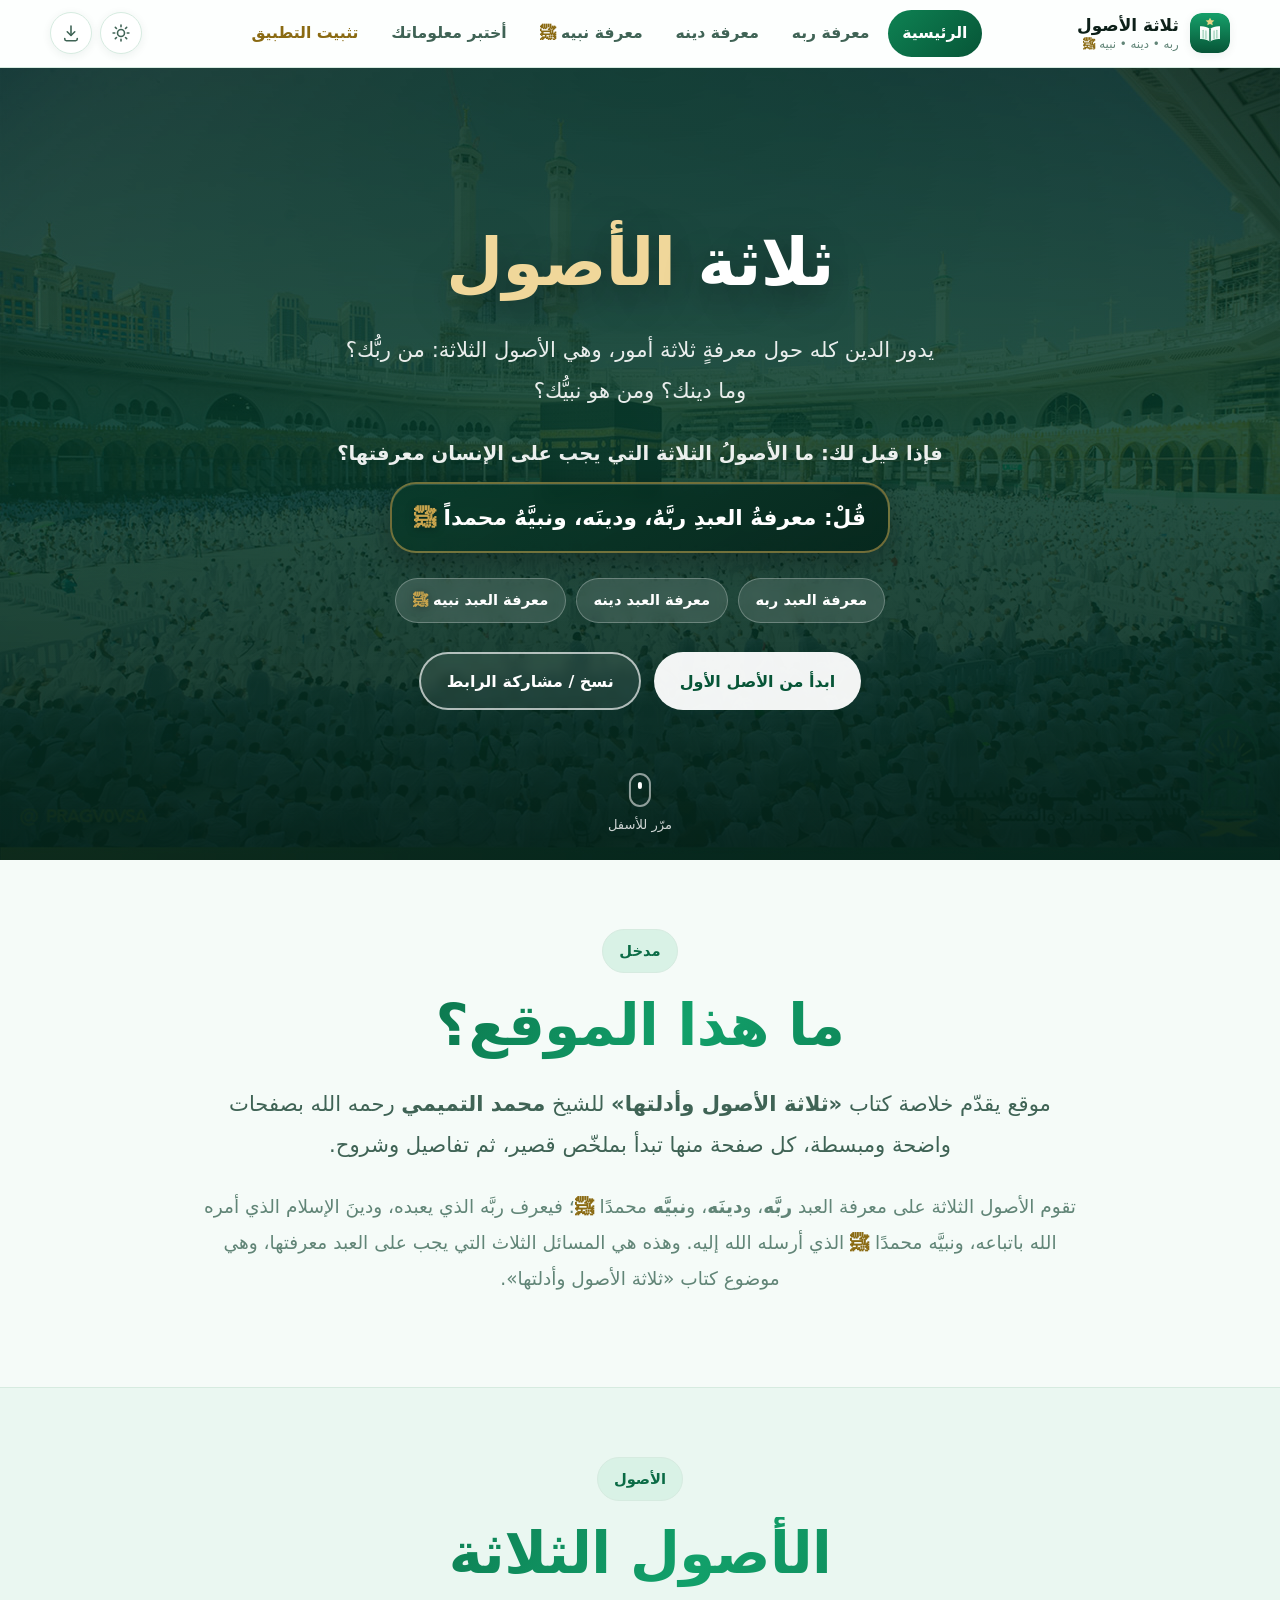
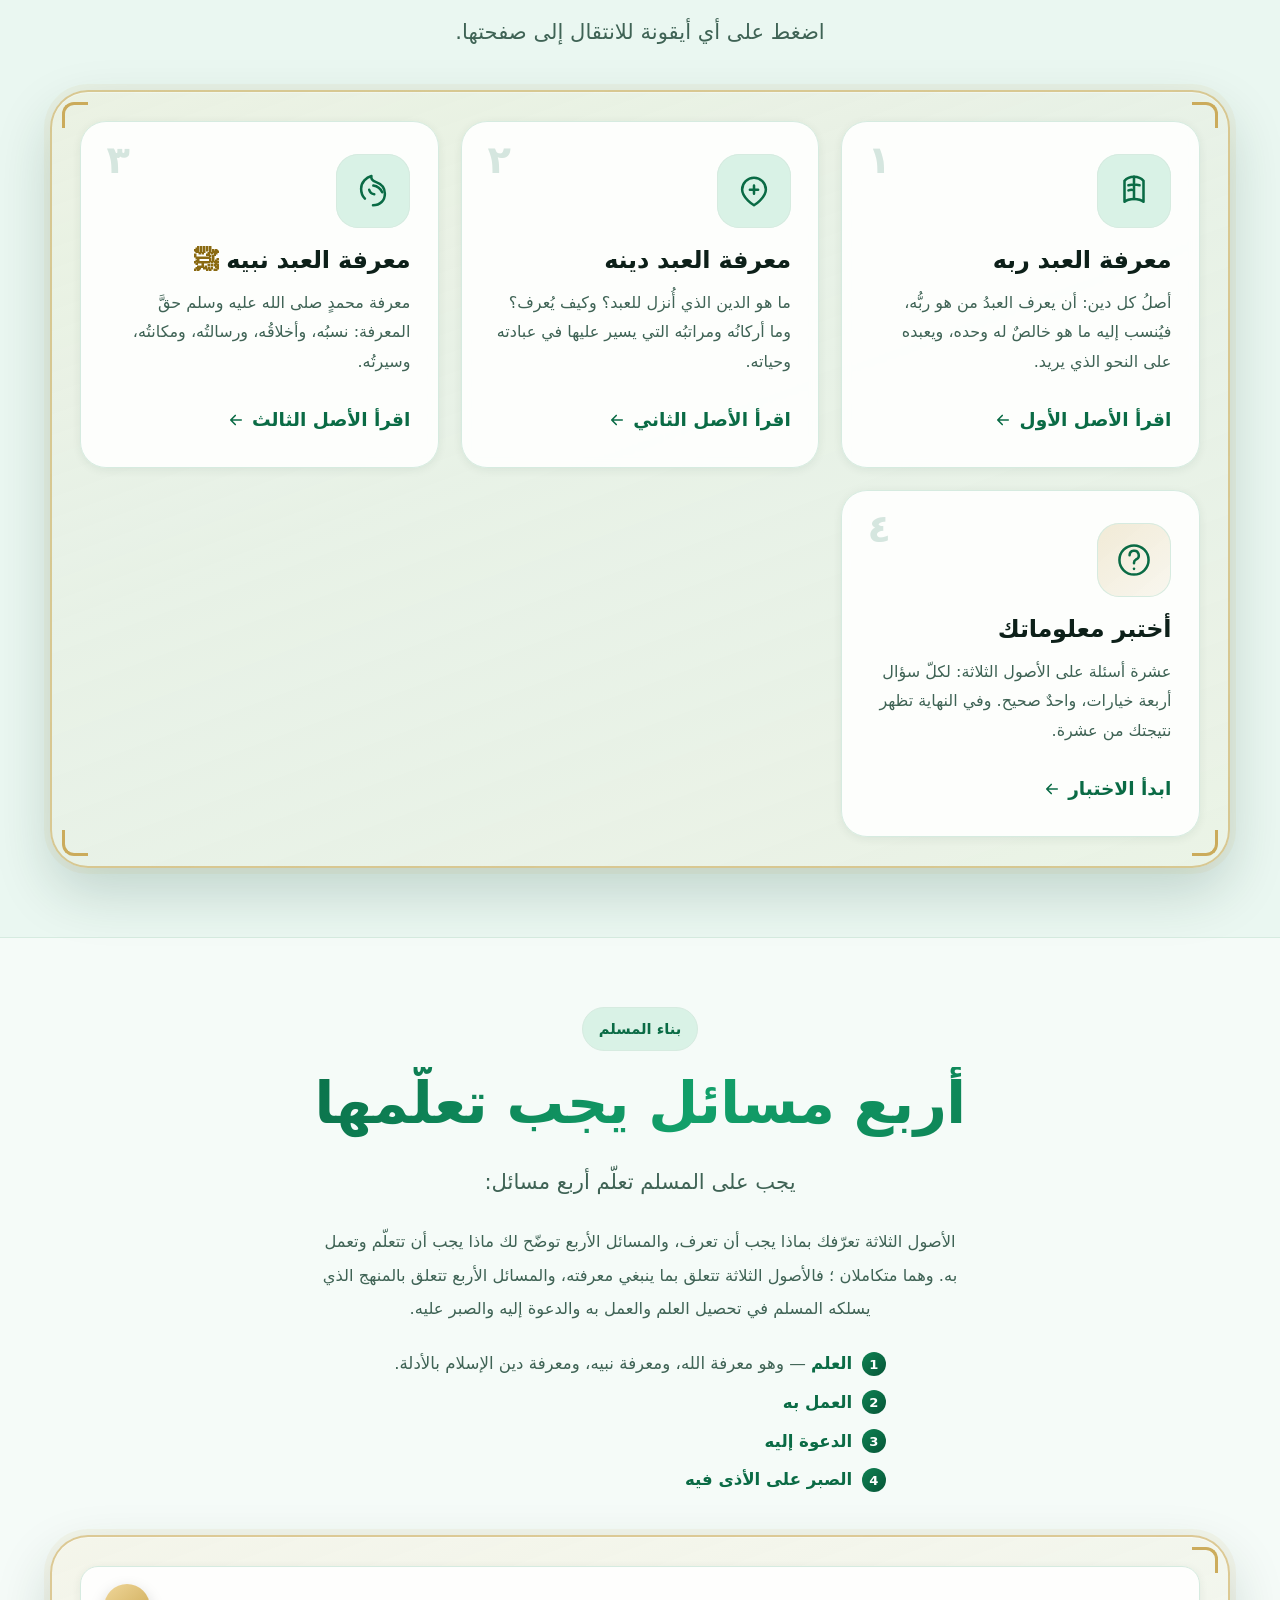
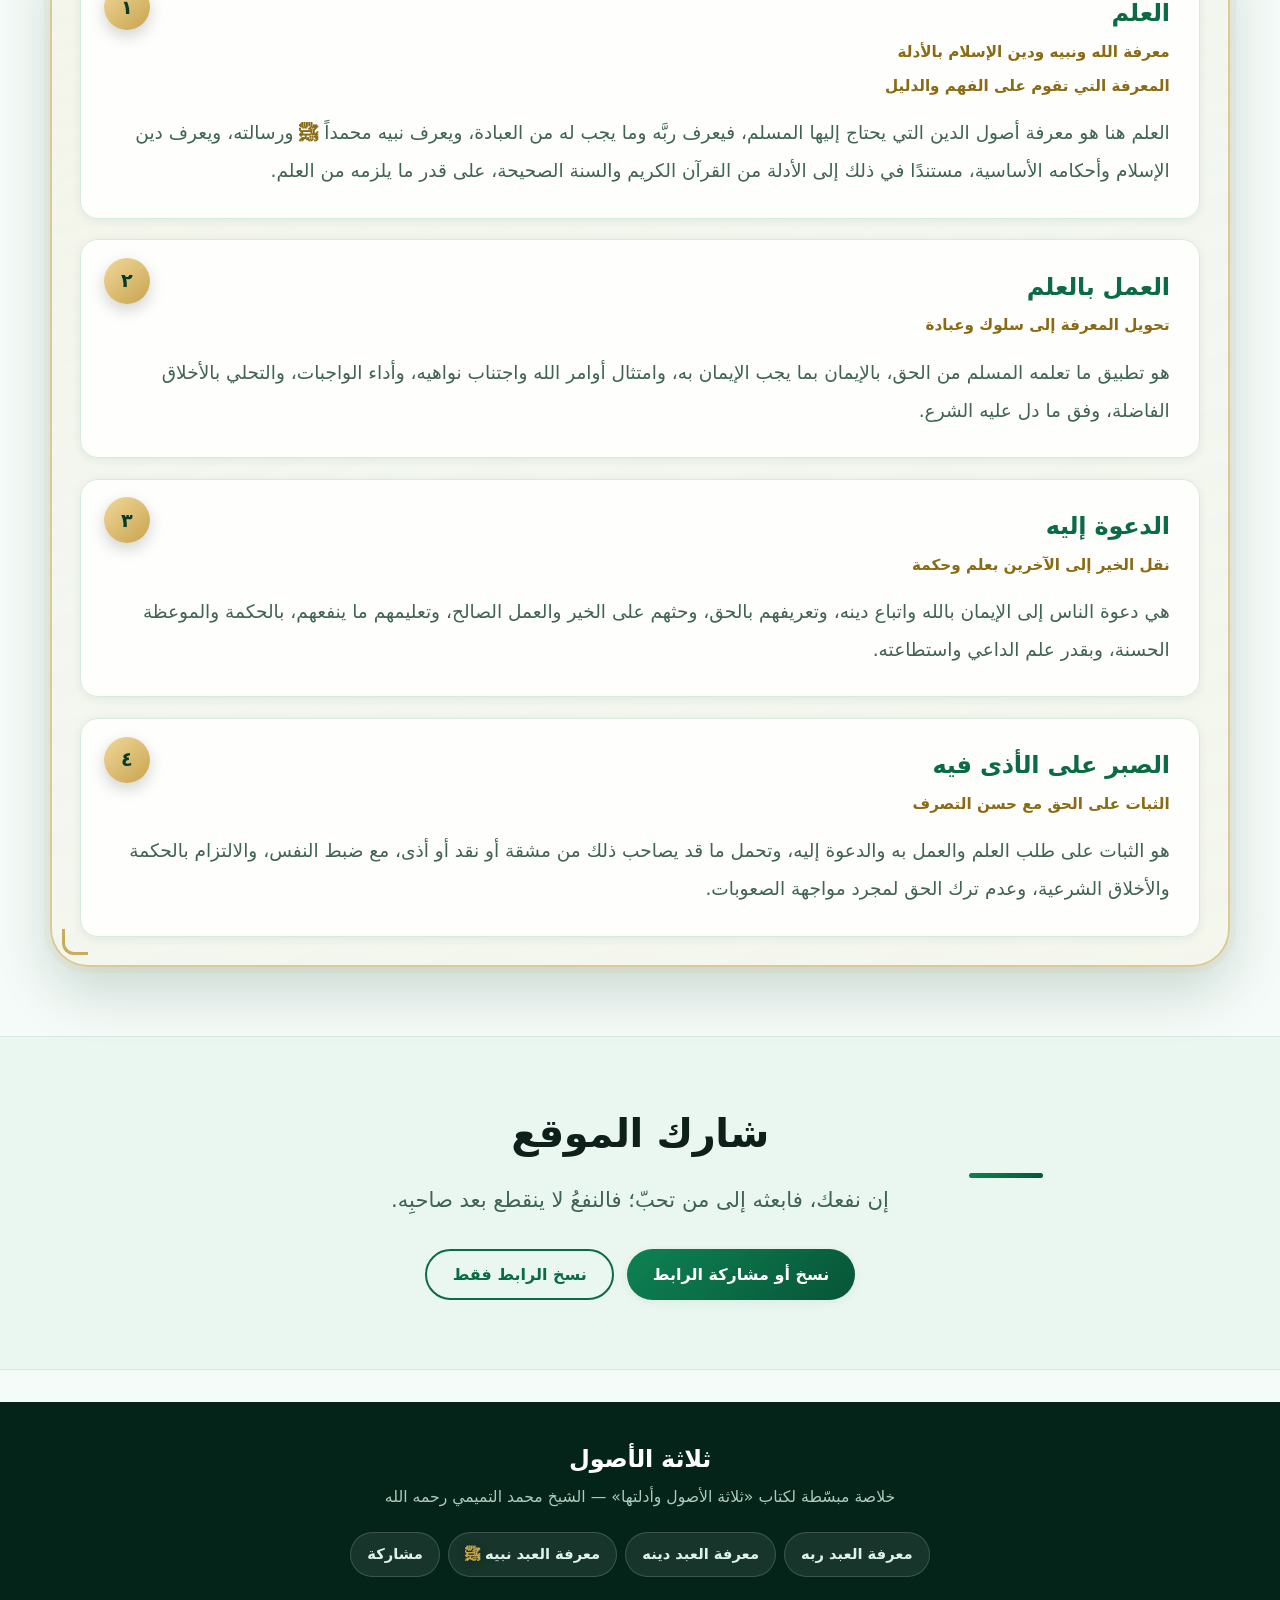
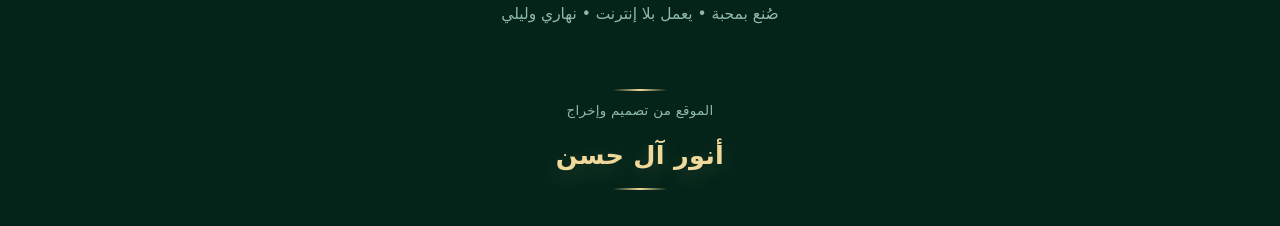
<file: index.html>
<!DOCTYPE html>
<html lang="ar" dir="rtl">
<head>
<meta charset="UTF-8">
<meta name="viewport" content="width=device-width, initial-scale=1">
<title>ثلاثة الأصول | معرفة العبد ربه ودينه ونبيه ﷺ</title>
<meta name="description" content="موقع مبسّط لكتاب «ثلاثة الأصول وأدلتها» للشيخ محمد التميمي: معرفة العبد ربه، ومعرفة العبد دينه، ومعرفة العبد نبيه محمد صلى الله عليه وسلم.">
<meta name="theme-color" content="#0e8253">
<link rel="icon" href="assets/img/favicon-32.png" sizes="32x32" type="image/png">
<link rel="icon" href="assets/img/logo.svg" type="image/svg+xml">
<link rel="manifest" href="manifest.json">
<link rel="apple-touch-icon" href="assets/img/icon-180.png">
<meta name="mobile-web-app-capable" content="yes">
<meta name="apple-mobile-web-app-capable" content="yes">
<meta name="apple-mobile-web-app-status-bar-style" content="black-translucent">
<meta name="apple-mobile-web-app-title" content="ثلاثة الأصول">
<link rel="stylesheet" href="assets/css/styles.css">
</head>
<body>

<div class="progress" aria-hidden="true"><span id="progressBar"></span></div>

<!-- ===================== الترويسة ===================== -->
<header class="header">
  <div class="container">
    <a class="brand" href="index.html" aria-label="الصفحة الرئيسية — ثلاثة الأصول">
      <img src="assets/img/logo.svg" alt="شعار ثلاثة الأصول" width="40" height="40">
      <span class="brand-text">
        <b>ثلاثة الأصول</b>
        <small>ربه • دينه • نبيه <span class="hz">ﷺ</span></small>
      </span>
    </a>

    <nav class="nav" id="primaryNav" aria-label="التنقل الرئيسي">
      <a href="index.html">الرئيسية</a>
      <a href="asl-1.html">معرفة ربه</a>
      <a href="asl-2.html">معرفة دينه</a>
      <a href="asl-3.html">معرفة نبيه <span class="hz">ﷺ</span></a>
      <a href="quiz.html">أختبر معلوماتك</a>
      <a href="#" id="installNavLink" class="nav-install">تثبيت التطبيق</a>
    </nav>

    <div class="header-tools">
      <button class="icon-btn theme-toggle" type="button" aria-pressed="false" title="تبديل الوضع الليلي/النهاري" aria-label="تبديل الوضع الليلي/النهاري">
        <svg class="sun" viewBox="0 0 24 24" aria-hidden="true"><circle cx="12" cy="12" r="4.2"/><path d="M12 2.5v2M12 19.5v2M2.5 12h2M19.5 12h2M5.2 5.2l1.4 1.4M17.4 17.4l1.4 1.4M18.8 5.2l-1.4 1.4M6.6 17.4l-1.4 1.4"/></svg>
        <svg class="moon" viewBox="0 0 24 24" aria-hidden="true"><path d="M20.5 14.3A8.6 8.6 0 0 1 9.7 3.5a8.6 8.6 0 1 0 10.8 10.8z"/></svg>
      </button>
      <button class="icon-btn install-btn" type="button" id="installBtn" hidden title="تثبيت الموقع على الجهاز" aria-label="تثبيت الموقع على الجهاز">
        <svg viewBox="0 0 24 24" aria-hidden="true"><path d="M12 3.5v11"/><path d="m7.5 10.5 4.5 4.5 4.5-4.5"/><path d="M4.5 18.5v.8a2 2 0 0 0 2 2h11a2 2 0 0 0 2-2v-.8"/></svg>
      </button>
      <button class="icon-btn nav-toggle" type="button" aria-expanded="false" aria-controls="primaryNav" aria-label="فتح القائمة">
        <svg class="bars" viewBox="0 0 24 24" aria-hidden="true"><path d="M4 7h16M4 12h16M4 17h16"/></svg>
        <svg class="close" viewBox="0 0 24 24" aria-hidden="true"><path d="M6 6l12 12M18 6L6 18"/></svg>
      </button>
    </div>
  </div>
</header>

<!-- ===================== البطل ===================== -->
<section class="hero">
  <div class="hero-media">
    <img src="assets/img/makka.jpg" alt="المسجد الحرام في مكة المكرمة" width="1280" height="853">
  </div>

  <div class="container hero-inner">
    <h1>ثلاثة <span class="accent">الأصول</span></h1>
    <p class="lead">
      يدور الدين كله حول معرفةٍ ثلاثة أمور، وهي الأصول الثلاثة: من ربُّك؟ وما دينك؟ ومن هو نبيُّك؟
    </p>

    <p class="hero-question">
      فإذا قيل لك: ما الأصولُ الثلاثة التي يجب على الإنسان معرفتها؟
    </p>
    <p class="hero-answer">
      قُلْ: معرفةُ العبدِ ربَّهُ، ودينَه، ونبيَّهُ <span class="nw">محمداً <span class="hz">ﷺ</span></span>
    </p>

    <div class="hero-badges">
      <span>معرفة العبد ربه</span>
      <span>معرفة العبد دينه</span>
      <span>معرفة العبد نبيه <span class="hz">ﷺ</span></span>
    </div>

    <div class="btn-row">
      <a class="btn btn-light" href="asl-1.html">ابدأ من الأصل الأول</a>
      <button class="btn btn-ghost" type="button" data-share>نسخ / مشاركة الرابط</button>
    </div>
  </div>

  <div class="scroll-hint" aria-hidden="true"><i></i> مرّر للأسفل</div>
</section>

<!-- ===================== ما هذا الموقع ===================== -->
<section class="section">
  <div class="container-narrow center reveal">
    <span class="eyebrow">مدخل</span>
    <h2 class="headline">ما هذا الموقع؟</h2>
    <p class="lead">
      موقع يقدّم خلاصة كتاب <b>«ثلاثة الأصول وأدلتها»</b> للشيخ <b>محمد التميمي</b> رحمه الله
      بصفحات واضحة ومبسطة، كل صفحة منها تبدأ بملخّص قصير، ثم تفاصيل وشروح.
    </p>
    <p class="muted">
      تقوم الأصول الثلاثة على معرفة العبد <b>ربَّه</b>، و<b>دينَه</b>، و<b>نبيَّه</b> <span class="nw">محمدًا <span class="hz">ﷺ</span></span>؛
      فيعرف ربَّه الذي يعبده، ودينَ الإسلام الذي أمره الله باتباعه، ونبيَّه <span class="nw">محمدًا <span class="hz">ﷺ</span></span> الذي أرسله الله إليه.
      وهذه هي المسائل الثلاث التي يجب على العبد معرفتها، وهي موضوع كتاب «ثلاثة الأصول وأدلتها».
    </p>
  </div>
</section>

<!-- ===================== الأصول الثلاثة ===================== -->
<section class="section band" id="asl">
  <div class="container">
    <div class="center reveal">
      <span class="eyebrow">الأصول</span>
      <h2 class="headline">الأصول الثلاثة</h2>
      <p class="lead">اضغط على أي أيقونة للانتقال إلى صفحتها.</p>
    </div>

    <div class="cards-frame reveal">
      <span class="frame-corner tl" aria-hidden="true"></span>
      <span class="frame-corner tr" aria-hidden="true"></span>
      <span class="frame-corner bl" aria-hidden="true"></span>
      <span class="frame-corner br" aria-hidden="true"></span>
      <div class="cards">

      <a class="card reveal" href="asl-1.html">
        <span class="card-num">١</span>
        <span class="card-icon" aria-hidden="true">
          <svg viewBox="0 0 24 24"><path d="M12 3c-2.6 0-4.7 1-6 2.6v13.2C7.3 17.6 9.4 17 12 17s4.7.6 6 1.8V5.6C16.7 4 14.6 3 12 3z"/><path d="M12 3v14"/><path d="M8.5 8.4c.9-.3 1.8-.4 2.4-.3M8.5 11.6c.9-.3 1.8-.4 2.4-.3M15.5 8.4c-.9-.3-1.8-.4-2.4-.3"/></svg>
        </span>
        <h3>معرفة العبد ربه</h3>
        <p>أصلُ كل دين: أن يعرف العبدُ من هو ربُّه، فيُنسب إليه ما هو خالصٌ له وحده، ويعبده على النحو الذي يريد.</p>
        <span class="card-cta">اقرأ الأصل الأول
          <svg viewBox="0 0 24 24"><path d="M19 12H5M11 18l-6-6 6-6"/></svg>
        </span>
      </a>

      <a class="card reveal" href="asl-2.html">
        <span class="card-num">٢</span>
        <span class="card-icon" aria-hidden="true">
          <svg viewBox="0 0 24 24"><path d="M12 21s-7.5-4.6-7.5-10A7.5 7.5 0 0 1 12 3.6 7.5 7.5 0 0 1 19.5 11c0 5.4-7.5 10-7.5 10z"/><path d="M9.4 11.2h5.2M12 8.6v5.2"/></svg>
        </span>
        <h3>معرفة العبد دينه</h3>
        <p>ما هو الدين الذي أُنزل للعبد؟ وكيف يُعرف؟ وما أركانُه ومراتبُه التي يسير عليها في عبادته وحياته.</p>
        <span class="card-cta">اقرأ الأصل الثاني
          <svg viewBox="0 0 24 24"><path d="M19 12H5M11 18l-6-6 6-6"/></svg>
        </span>
      </a>

      <a class="card reveal" href="asl-3.html">
        <span class="card-num">٣</span>
        <span class="card-icon" aria-hidden="true">
          <svg viewBox="0 0 24 24"><path d="M12 21c4.5 0 7.5-3 7.5-7.3 0-3.4-2.2-6.2-5.5-7.3-2.9-1-3.4-2.2-3-3.9-3.2.8-6.5 4-6.5 8 0 3 1 4.9 2.4 6.3"/><path d="M9.6 11.2c.4 1.6 1.6 2.6 3.2 2.9"/><path d="M12.2 8.6c2.6.4 4.6 2 5.6 4.2"/></svg>
        </span>
        <h3>معرفة العبد نبيه <span class="hz">ﷺ</span></h3>
        <p>معرفة محمدٍ صلى الله عليه وسلم حقَّ المعرفة: نسبُه، وأخلاقُه، ورسالتُه، ومكانتُه، وسيرتُه.</p>
        <span class="card-cta">اقرأ الأصل الثالث
          <svg viewBox="0 0 24 24"><path d="M19 12H5M11 18l-6-6 6-6"/></svg>
        </span>
      </a>

      <a class="card card-quiz reveal" href="quiz.html">
        <span class="card-num">٤</span>
        <span class="card-icon" aria-hidden="true">
          <svg viewBox="0 0 24 24"><path d="M9.2 9a2.9 2.9 0 1 1 4 2.7c-.8.4-1.2 1.1-1.2 2v.3"/><path d="M12 17.6h.01"/><circle cx="12" cy="12" r="9.2"/></svg>
        </span>
        <h3>أختبر معلوماتك</h3>
        <p>عشرة أسئلة على الأصول الثلاثة: لكلّ سؤال أربعة خيارات، واحدٌ صحيح. وفي النهاية تظهر نتيجتك من عشرة.</p>
        <span class="card-cta">ابدأ الاختبار
          <svg viewBox="0 0 24 24"><path d="M19 12H5M11 18l-6-6 6-6"/></svg>
        </span>
      </a>

      </div>
    </div>
  </div>
</section>

<!-- ===================== لِمَ هذه الأصول ===================== -->
<section class="section">
  <div class="container">
    <div class="center reveal">
      <span class="eyebrow">بناء المسلم</span>
      <h2 class="headline">أربع مسائل يجب تعلّمها</h2>
      <p class="lead">يجب على المسلم تعلّم أربع مسائل:</p>
      <p class="bridge-text">الأصول الثلاثة تعرّفك بماذا يجب أن تعرف، والمسائل الأربع توضّح لك ماذا يجب أن تتعلّم وتعمل به. وهما متكاملان ؛ فالأصول الثلاثة تتعلق بما ينبغي معرفته، والمسائل الأربع تتعلق بالمنهج الذي يسلكه المسلم في تحصيل العلم والعمل به والدعوة إليه والصبر عليه.</p>
      <ol class="steps-lead">
        <li><b>العلم</b> — وهو معرفة الله، ومعرفة نبيه، ومعرفة دين الإسلام بالأدلة.</li>
        <li><b>العمل به</b></li>
        <li><b>الدعوة إليه</b></li>
        <li><b>الصبر على الأذى فيه</b></li>
      </ol>
    </div>

    <div class="masafiq">

      <article class="masafa-card reveal">
        <span class="masafa-num" aria-hidden="true">١</span>
        <header class="masafa-head">
          <h3>العلم</h3>
          <p class="masafa-tag">معرفة الله ونبيه ودين الإسلام بالأدلة</p>
          <p class="masafa-tag">المعرفة التي تقوم على الفهم والدليل</p>
        </header>
        <p class="masafa-text">
          العلم هنا هو معرفة أصول الدين التي يحتاج إليها المسلم، فيعرف ربَّه وما يجب له من العبادة،
          ويعرف نبيه محمداً <span class="hz">ﷺ</span> ورسالته، ويعرف دين الإسلام وأحكامه الأساسية،
          مستندًا في ذلك إلى الأدلة من القرآن الكريم والسنة الصحيحة، على قدر ما يلزمه من العلم.
        </p>
      </article>

      <article class="masafa-card reveal">
        <span class="masafa-num" aria-hidden="true">٢</span>
        <header class="masafa-head">
          <h3>العمل بالعلم</h3>
          <p class="masafa-tag">تحويل المعرفة إلى سلوك وعبادة</p>
        </header>
        <p class="masafa-text">
          هو تطبيق ما تعلمه المسلم من الحق، بالإيمان بما يجب الإيمان به، وامتثال أوامر الله واجتناب نواهيه،
          وأداء الواجبات، والتحلي بالأخلاق الفاضلة، وفق ما دل عليه الشرع.
        </p>
      </article>

      <article class="masafa-card reveal">
        <span class="masafa-num" aria-hidden="true">٣</span>
        <header class="masafa-head">
          <h3>الدعوة إليه</h3>
          <p class="masafa-tag">نقل الخير إلى الآخرين بعلم وحكمة</p>
        </header>
        <p class="masafa-text">
          هي دعوة الناس إلى الإيمان بالله واتباع دينه، وتعريفهم بالحق، وحثهم على الخير والعمل الصالح،
          وتعليمهم ما ينفعهم، بالحكمة والموعظة الحسنة، وبقدر علم الداعي واستطاعته.
        </p>
      </article>

      <article class="masafa-card reveal">
        <span class="masafa-num" aria-hidden="true">٤</span>
        <header class="masafa-head">
          <h3>الصبر على الأذى فيه</h3>
          <p class="masafa-tag">الثبات على الحق مع حسن التصرف</p>
        </header>
        <p class="masafa-text">
          هو الثبات على طلب العلم والعمل به والدعوة إليه، وتحمل ما قد يصاحب ذلك من مشقة أو نقد أو أذى،
          مع ضبط النفس، والالتزام بالحكمة والأخلاق الشرعية، وعدم ترك الحق لمجرد مواجهة الصعوبات.
        </p>
      </article>

    </div>
  </div>
</section>

<!-- ===================== دعوة للمشاركة ===================== -->
<section class="section band">
  <div class="container-narrow center reveal">
    <h2 class="section-title centered">شارك الموقع</h2>
    <p class="lead">إن نفعك، فابعثه إلى من تحبّ؛ فالنفعُ لا ينقطع بعد صاحبِه.</p>
    <div class="btn-row">
      <button class="btn" type="button" data-share>نسخ أو مشاركة الرابط</button>
      <button class="btn btn-ghost" type="button" data-copy>نسخ الرابط فقط</button>
    </div>
  </div>
</section>

<!-- ===================== التذييل ===================== -->
<footer class="footer">
  <div class="container">
    <h3>ثلاثة الأصول</h3>
    <p>خلاصة مبسّطة لكتاب «ثلاثة الأصول وأدلتها» — الشيخ محمد التميمي رحمه الله</p>
    <div class="footer-links">
      <a href="asl-1.html">معرفة العبد ربه</a>
      <a href="asl-2.html">معرفة العبد دينه</a>
      <a href="asl-3.html">معرفة العبد نبيه <span class="hz">ﷺ</span></a>
      <a href="#" data-share>مشاركة</a>
    </div>
    <small>صُنع بمحبة • يعمل بلا إنترنت • نهاري وليلي</small>

    <p class="credit">
      <span class="credit-rule" aria-hidden="true"></span>
      <span class="credit-label">الموقع من تصميم وإخراج</span>
      <strong class="credit-name">أنور آل حسن</strong>
      <span class="credit-rule" aria-hidden="true"></span>
    </p>
  </div>
</footer>

<button class="to-top" type="button" aria-label="العودة إلى أعلى الصفحة">
  <svg viewBox="0 0 24 24" aria-hidden="true"><path d="M12 19V5M5 12l7-7 7 7"/></svg>
</button>

<script src="assets/js/app.js"></script>
</body>
</html>
</file>
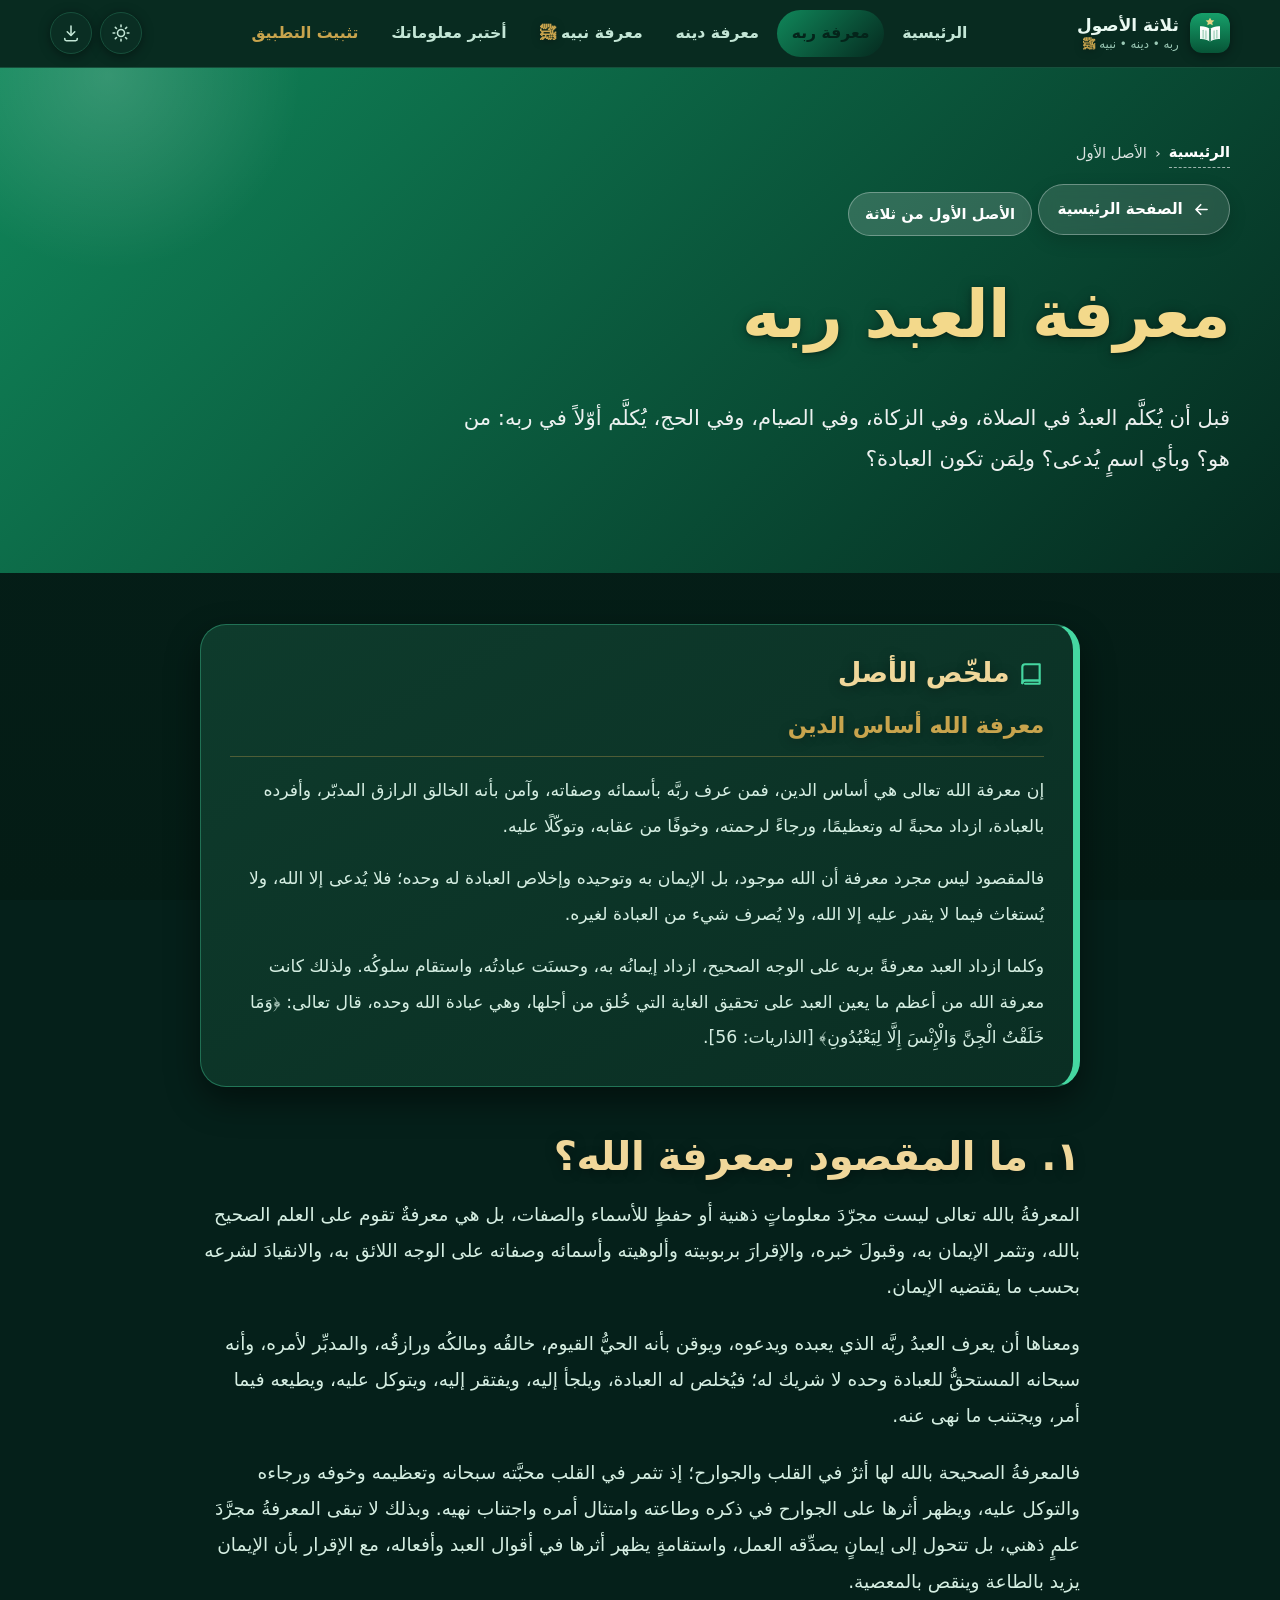
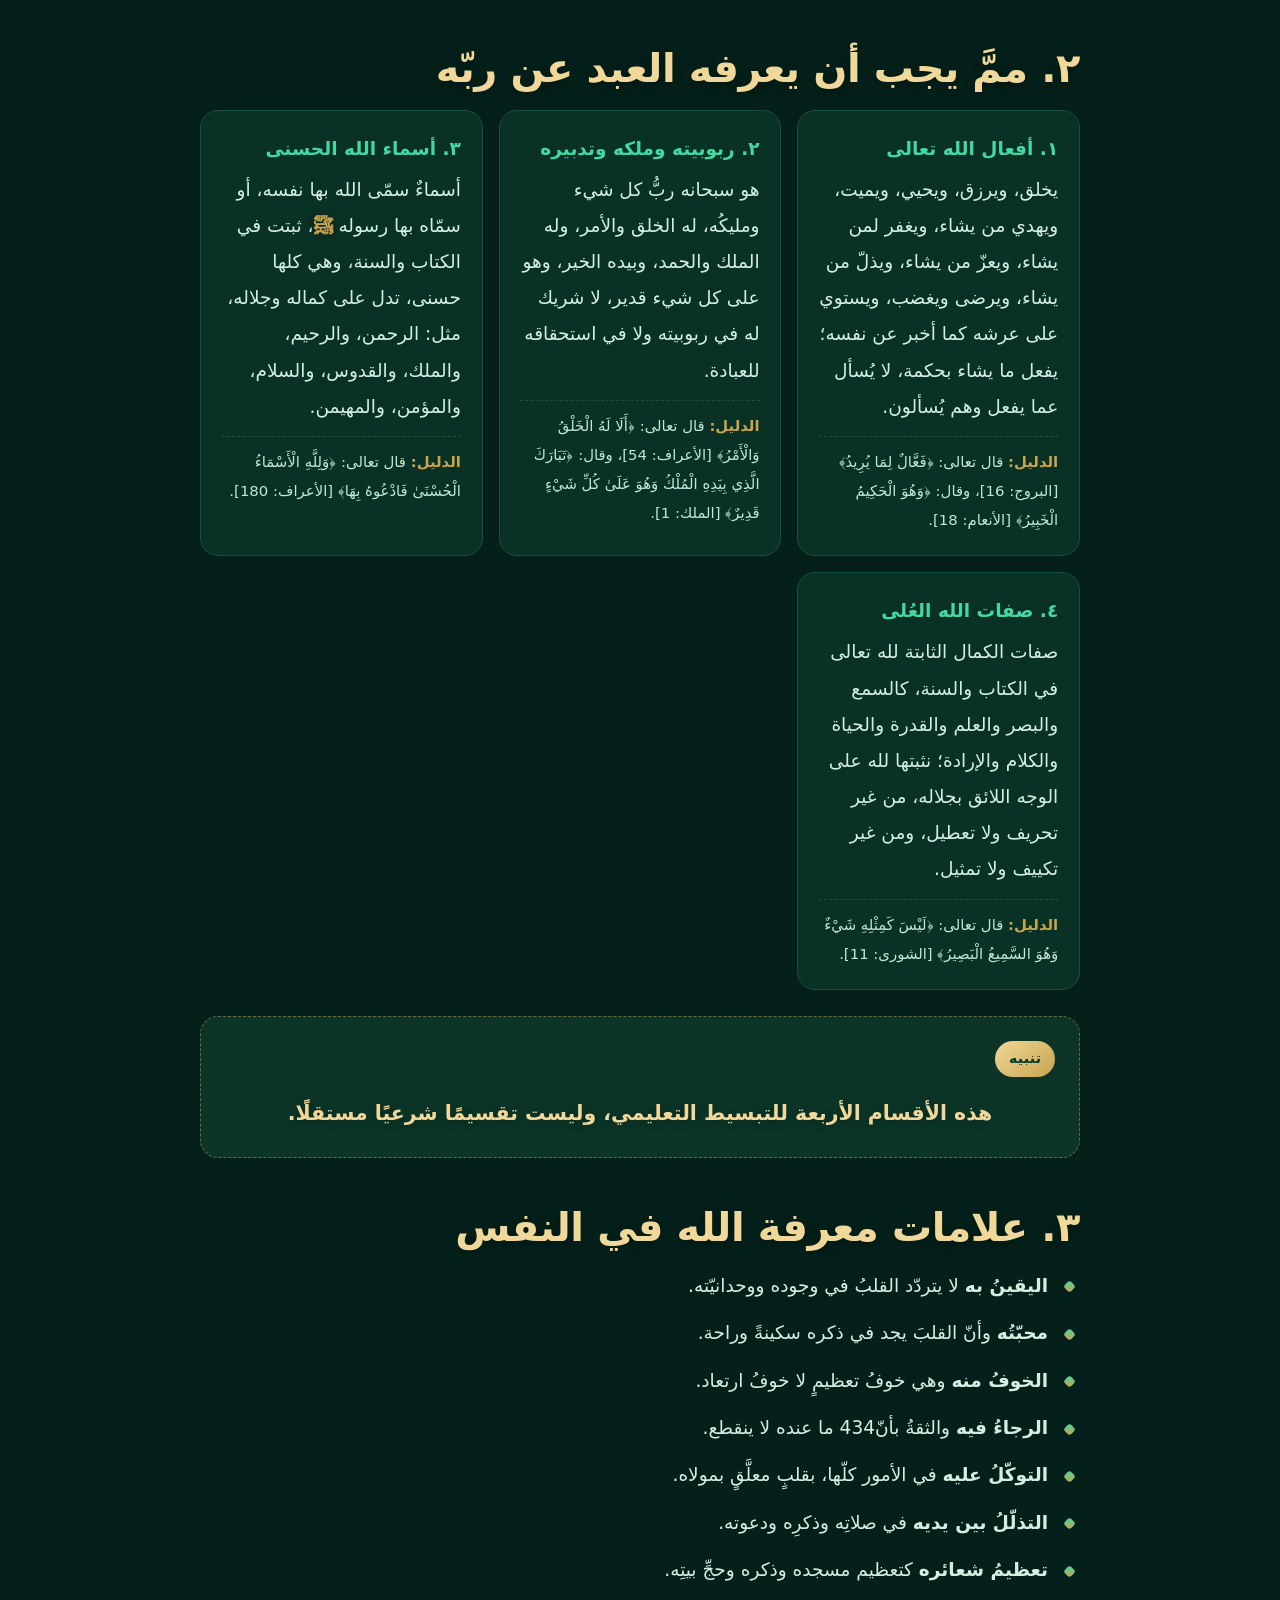
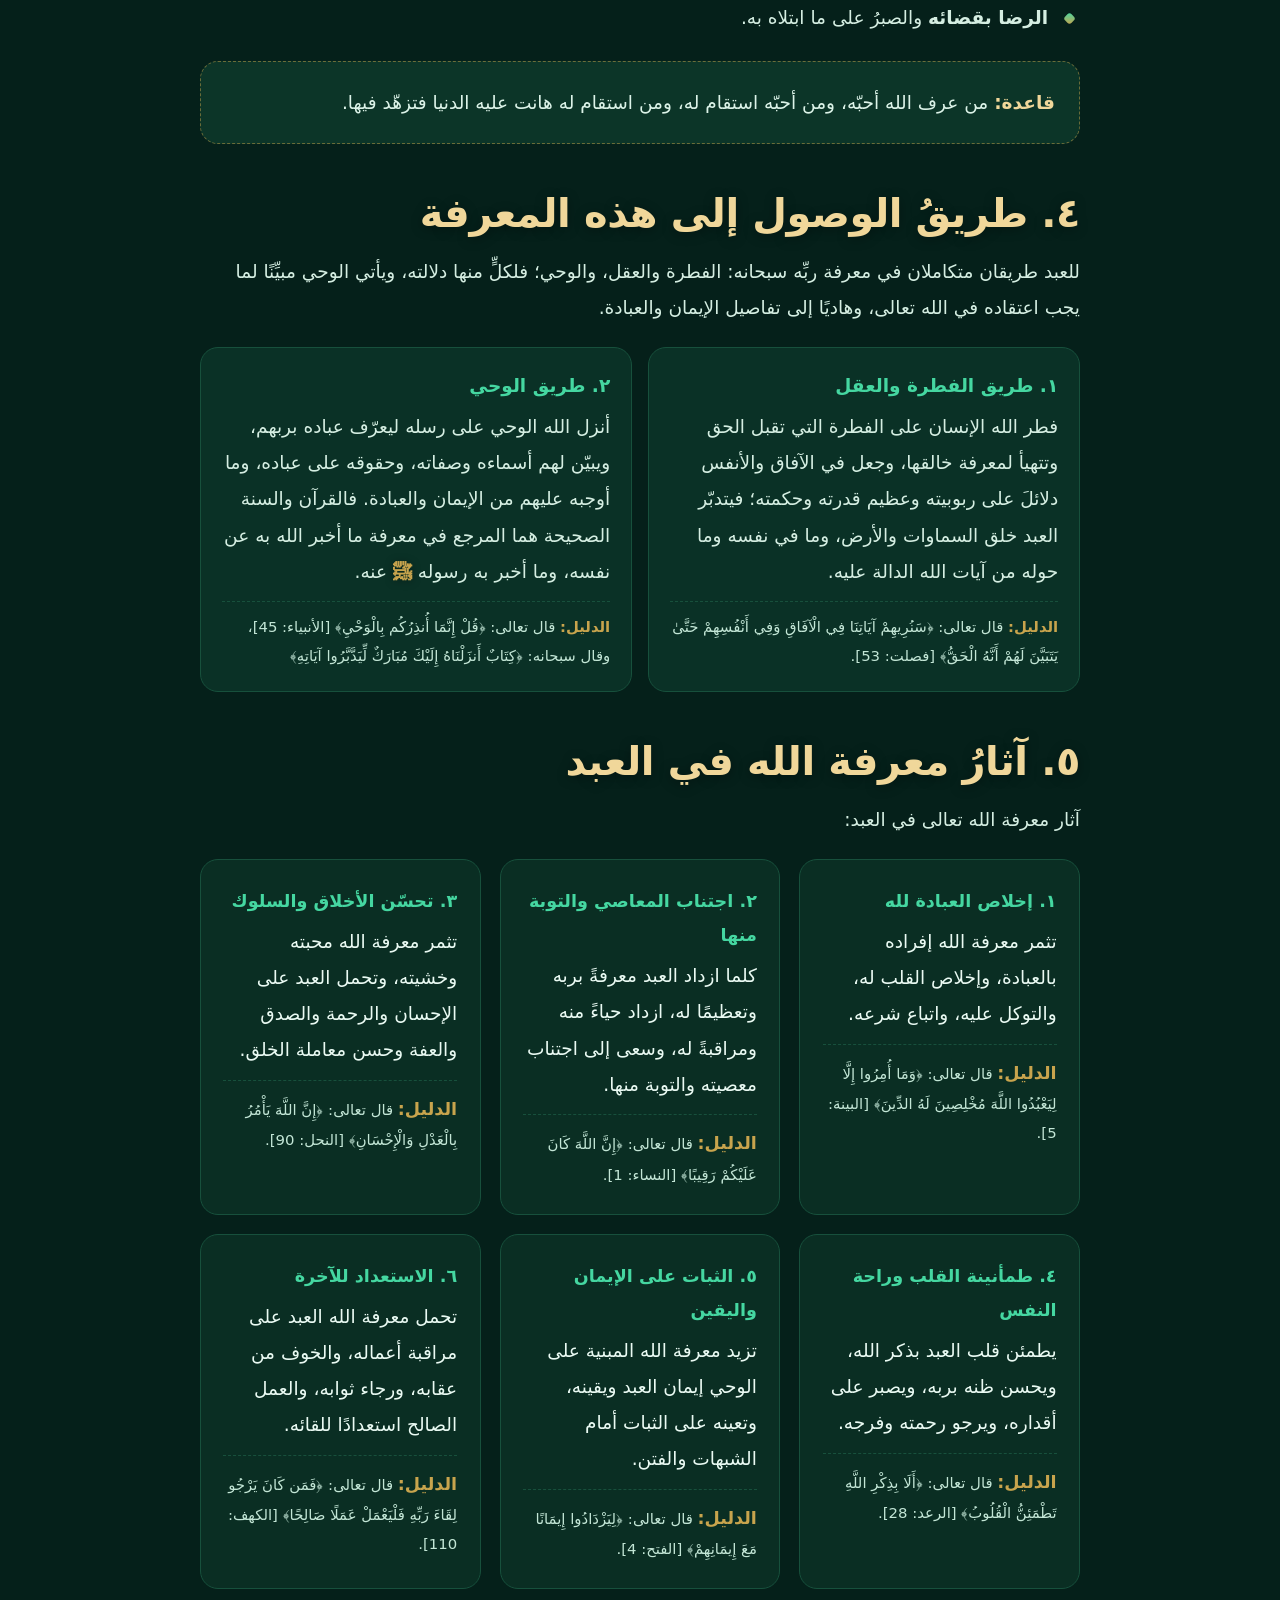
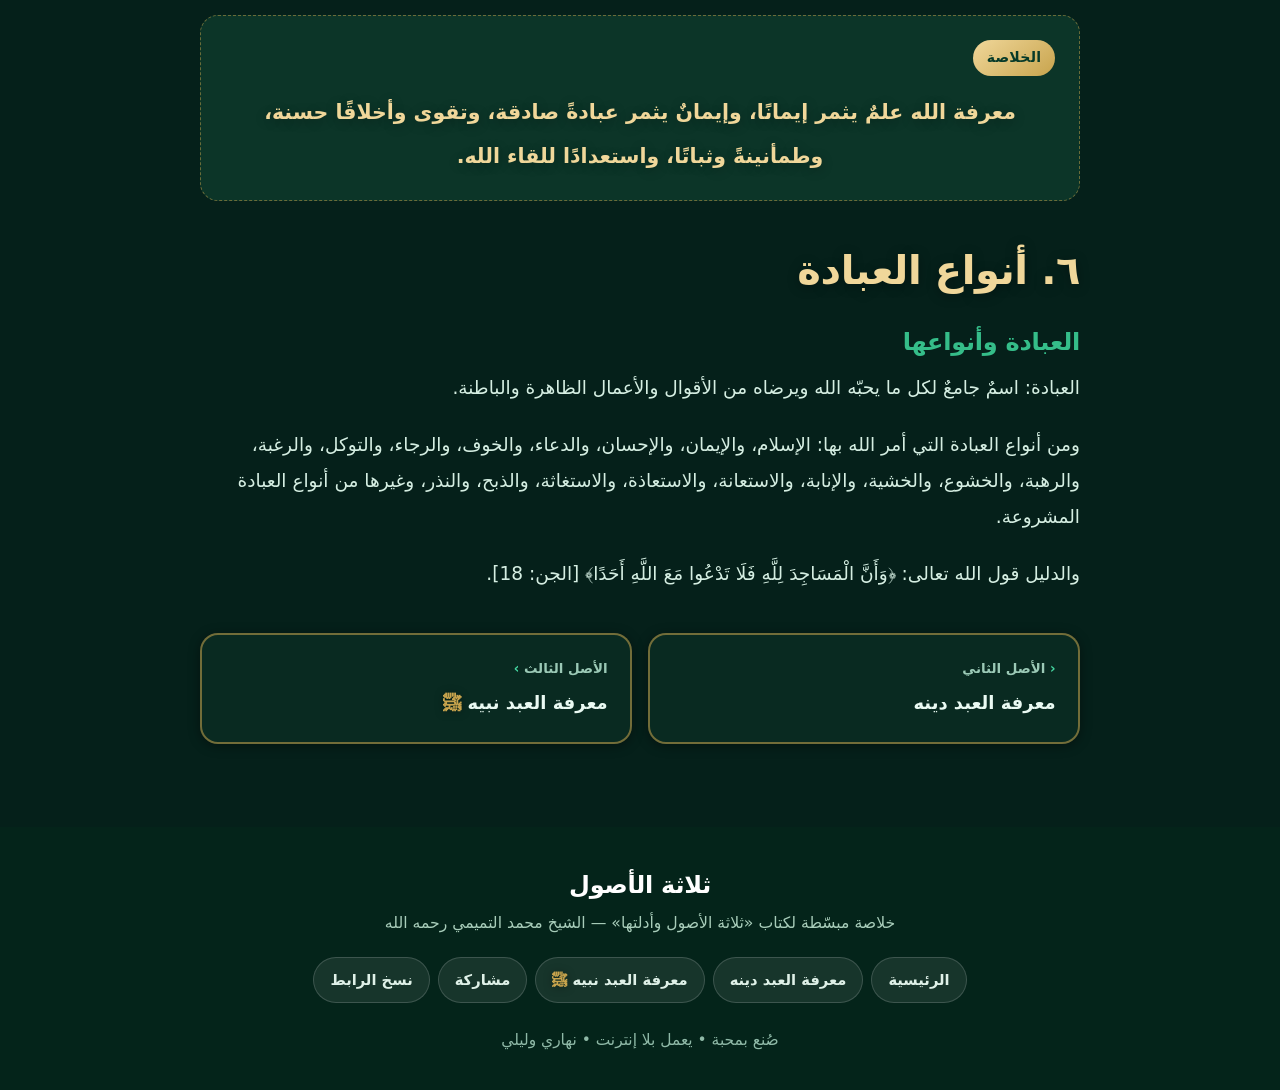
<file: asl-1.html>
<!DOCTYPE html>
<html lang="ar" dir="rtl">
<head>
<meta charset="UTF-8">
<meta name="viewport" content="width=device-width, initial-scale=1">
<title>الأصل الأول: معرفة العبد ربه | ثلاثة الأصول</title>
<meta name="description" content="أصل كل دين أن يعرف العبد ربه معرفة صحيحة؛ فيُنسب إليه ما هو خالص لله وحده، ويعبده على النحو الذي يريد.">
<meta name="theme-color" content="#0e8253">
<link rel="icon" href="assets/img/favicon-32.png" sizes="32x32" type="image/png">
<link rel="icon" href="assets/img/logo.svg" type="image/svg+xml">
<link rel="manifest" href="manifest.json">
<link rel="apple-touch-icon" href="assets/img/icon-180.png">
<meta name="mobile-web-app-capable" content="yes">
<meta name="apple-mobile-web-app-capable" content="yes">
<meta name="apple-mobile-web-app-status-bar-style" content="black-translucent">
<meta name="apple-mobile-web-app-title" content="ثلاثة الأصول">
<link rel="stylesheet" href="assets/css/styles.css">
</head>
<body class="page">

<div class="progress" aria-hidden="true"><span id="progressBar"></span></div>

<header class="header">
  <div class="container">
    <a class="brand" href="index.html" aria-label="الصفحة الرئيسية — ثلاثة الأصول">
      <img src="assets/img/logo.svg" alt="شعار ثلاثة الأصول" width="40" height="40">
      <span class="brand-text">
        <b>ثلاثة الأصول</b>
        <small>ربه • دينه • نبيه <span class="hz">ﷺ</span></small>
      </span>
    </a>

    <nav class="nav" id="primaryNav" aria-label="التنقل الرئيسي">
      <a href="index.html">الرئيسية</a>
      <a href="asl-1.html">معرفة ربه</a>
      <a href="asl-2.html">معرفة دينه</a>
      <a href="asl-3.html">معرفة نبيه <span class="hz">ﷺ</span></a>
      <a href="quiz.html">أختبر معلوماتك</a>
      <a href="#" id="installNavLink" class="nav-install">تثبيت التطبيق</a>
    </nav>

    <div class="header-tools">
      <button class="icon-btn theme-toggle" type="button" aria-pressed="false" title="تبديل الوضع الليلي/النهاري" aria-label="تبديل الوضع الليلي/النهاري">
        <svg class="sun" viewBox="0 0 24 24" aria-hidden="true"><circle cx="12" cy="12" r="4.2"/><path d="M12 2.5v2M12 19.5v2M2.5 12h2M19.5 12h2M5.2 5.2l1.4 1.4M17.4 17.4l1.4 1.4M18.8 5.2l-1.4 1.4M6.6 17.4l-1.4 1.4"/></svg>
        <svg class="moon" viewBox="0 0 24 24" aria-hidden="true"><path d="M20.5 14.3A8.6 8.6 0 0 1 9.7 3.5a8.6 8.6 0 1 0 10.8 10.8z"/></svg>
      </button>
      <button class="icon-btn install-btn" type="button" id="installBtn" hidden title="تثبيت الموقع على الجهاز" aria-label="تثبيت الموقع على الجهاز">
        <svg viewBox="0 0 24 24" aria-hidden="true"><path d="M12 3.5v11"/><path d="m7.5 10.5 4.5 4.5 4.5-4.5"/><path d="M4.5 18.5v.8a2 2 0 0 0 2 2h11a2 2 0 0 0 2-2v-.8"/></svg>
      </button>
      <button class="icon-btn nav-toggle" type="button" aria-expanded="false" aria-controls="primaryNav" aria-label="فتح القائمة">
        <svg class="bars" viewBox="0 0 24 24" aria-hidden="true"><path d="M4 7h16M4 12h16M4 17h16"/></svg>
        <svg class="close" viewBox="0 0 24 24" aria-hidden="true"><path d="M6 6l12 12M18 6L6 18"/></svg>
      </button>
    </div>
  </div>
</header>

<!-- ===================== ترويسة الصفحة ===================== -->
<section class="page-head">
  <div class="container">
    <nav class="crumbs" aria-label="مسار التصفح">
      <a href="index.html">الرئيسية</a>
      <span aria-hidden="true">‹</span>
      <span>الأصل الأول</span>
    </nav>
    <a class="home-btn" href="index.html" aria-label="العودة إلى الصفحة الرئيسية">
      <svg viewBox="0 0 24 24" aria-hidden="true"><path d="M19 12H5M11 18l-6-6 6-6"/></svg>
      الصفحة الرئيسية
    </a>
    <span class="eyebrow">الأصل الأول من ثلاثة</span>
    <h1>معرفة العبد ربه</h1>
    <p class="lead">
      قبل أن يُكلَّم العبدُ في الصلاة، وفي الزكاة، وفي الصيام، وفي الحج، يُكلَّم أوّلاً في ربه:
      من هو؟ وبأي اسمٍ يُدعى؟ ولِمَن تكون العبادة؟
    </p>
  </div>
</section>

<!-- ===================== المحتوى ===================== -->
<main class="prose">
  <div class="container-narrow">

    <!-- الملخص -->
    <aside class="summary reveal">
      <h2>
        <svg viewBox="0 0 24 24" aria-hidden="true"><path d="M4 5.5A2.5 2.5 0 0 1 6.5 3H20v15H6.5A2.5 2.5 0 0 0 4 20.5z"/><path d="M4 20.5A2.5 2.5 0 0 1 6.5 18H20v3H6.5"/></svg>
        ملخّص الأصل
      </h2>

      <h3 class="summary-title">معرفة الله أساس الدين</h3>

      <p>
        إن معرفة الله تعالى هي أساس الدين، فمن عرف ربَّه بأسمائه وصفاته، وآمن بأنه الخالق الرازق المدبّر،
        وأفرده بالعبادة، ازداد محبةً له وتعظيمًا، ورجاءً لرحمته، وخوفًا من عقابه، وتوكّلًا عليه.
      </p>

      <p>
        فالمقصود ليس مجرد معرفة أن الله موجود، بل الإيمان به وتوحيده وإخلاص العبادة له وحده؛
        فلا يُدعى إلا الله، ولا يُستغاث فيما لا يقدر عليه إلا الله، ولا يُصرف شيء من العبادة لغيره.
      </p>

      <p>
        وكلما ازداد العبد معرفةً بربه على الوجه الصحيح، ازداد إيمانُه به، وحسنَت عبادتُه، واستقام سلوكُه.
        ولذلك كانت معرفة الله من أعظم ما يعين العبد على تحقيق الغاية التي خُلق من أجلها، وهي عبادة الله وحده،
        قال تعالى: ﴿وَمَا خَلَقْتُ الْجِنَّ وَالْإِنْسَ إِلَّا لِيَعْبُدُونِ﴾ [الذاريات: 56].
      </p>
    </aside>

    <!-- 1 -->
    <section class="reveal">
      <h2>١. ما المقصود بمعرفة الله؟</h2>
      <p>
        المعرفةُ بالله تعالى ليست مجرّدَ معلوماتٍ ذهنية أو حفظٍ للأسماء والصفات، بل هي معرفةٌ تقوم على العلم الصحيح بالله،
        وتثمر الإيمان به، وقبولَ خبره، والإقرارَ بربوبيته وألوهيته وأسمائه وصفاته على الوجه اللائق به،
        والانقيادَ لشرعه بحسب ما يقتضيه الإيمان.
      </p>
      <p>
        ومعناها أن يعرف العبدُ ربَّه الذي يعبده ويدعوه، ويوقن بأنه الحيُّ القيوم، خالقُه ومالكُه ورازقُه، والمدبِّر لأمره،
        وأنه سبحانه المستحقُّ للعبادة وحده لا شريك له؛ فيُخلص له العبادة، ويلجأ إليه، ويفتقر إليه، ويتوكل عليه،
        ويطيعه فيما أمر، ويجتنب ما نهى عنه.
      </p>
      <p>
        فالمعرفةُ الصحيحة بالله لها أثرٌ في القلب والجوارح؛ إذ تثمر في القلب محبَّته سبحانه وتعظيمه وخوفه ورجاءه والتوكل عليه،
        ويظهر أثرها على الجوارح في ذكره وطاعته وامتثال أمره واجتناب نهيه. وبذلك لا تبقى المعرفةُ مجرَّدَ علمٍ ذهني،
        بل تتحول إلى إيمانٍ يصدِّقه العمل، واستقامةٍ يظهر أثرها في أقوال العبد وأفعاله،
        مع الإقرار بأن الإيمان يزيد بالطاعة وينقص بالمعصية.
      </p>
    </section>

    <!-- 2 -->
    <section class="reveal">
      <h2>٢. ممَّ يجب أن يعرفه العبد عن ربّه</h2>
      <div class="list-cards">
        <div>
          <b>١. أفعال الله تعالى</b>
          يخلق، ويرزق، ويحيي، ويميت، ويهدي من يشاء، ويغفر لمن يشاء، ويعزّ من يشاء، ويذلّ من يشاء،
          ويرضى ويغضب، ويستوي على عرشه كما أخبر عن نفسه؛ يفعل ما يشاء بحكمة، لا يُسأل عما يفعل وهم يُسألون.
          <span class="dalil"><b>الدليل:</b> قال تعالى: ﴿فَعَّالٌ لِمَا يُرِيدُ﴾ [البروج: 16]، وقال: ﴿وَهُوَ الْحَكِيمُ الْخَبِيرُ﴾ [الأنعام: 18].</span>
        </div>
        <div>
          <b>٢. ربوبيته وملكه وتدبيره</b>
          هو سبحانه ربُّ كل شيء ومليكُه، له الخلق والأمر، وله الملك والحمد، وبيده الخير، وهو على كل شيء قدير،
          لا شريك له في ربوبيته ولا في استحقاقه للعبادة.
          <span class="dalil"><b>الدليل:</b> قال تعالى: ﴿أَلَا لَهُ الْخَلْقُ وَالْأَمْرُ﴾ [الأعراف: 54]، وقال: ﴿تَبَارَكَ الَّذِي بِيَدِهِ الْمُلْكُ وَهُوَ عَلَىٰ كُلِّ شَيْءٍ قَدِيرٌ﴾ [الملك: 1].</span>
        </div>
        <div>
          <b>٣. أسماء الله الحسنى</b>
          أسماءٌ سمّى الله بها نفسه، أو سمّاه بها رسوله <span class="hz">ﷺ</span>، ثبتت في الكتاب والسنة، وهي كلها حسنى،
          تدل على كماله وجلاله، مثل: الرحمن، والرحيم، والملك، والقدوس، والسلام، والمؤمن، والمهيمن.
          <span class="dalil"><b>الدليل:</b> قال تعالى: ﴿وَلِلَّهِ الْأَسْمَاءُ الْحُسْنَىٰ فَادْعُوهُ بِهَا﴾ [الأعراف: 180].</span>
        </div>
        <div>
          <b>٤. صفات الله العُلى</b>
          صفات الكمال الثابتة لله تعالى في الكتاب والسنة، كالسمع والبصر والعلم والقدرة والحياة والكلام والإرادة؛
          نثبتها لله على الوجه اللائق بجلاله، من غير تحريف ولا تعطيل، ومن غير تكييف ولا تمثيل.
          <span class="dalil"><b>الدليل:</b> قال تعالى: ﴿لَيْسَ كَمِثْلِهِ شَيْءٌ وَهُوَ السَّمِيعُ الْبَصِيرُ﴾ [الشورى: 11].</span>
        </div>
      </div>
      <div class="note note-inline">
        <span class="note-label">تنبيه</span>
        <p class="note-text">هذه الأقسام الأربعة للتبسيط التعليمي، وليست تقسيمًا شرعيًا مستقلًا.</p>
      </div>
    </section>

    <!-- 3 -->
    <section class="reveal">
      <h2>٣. علامات معرفة الله في النفس</h2>
      <ul>
        <li><b>اليقينُ به</b> لا يتردّد القلبُ في وجوده ووحدانيّته.</li>
        <li><b>محبّتُه</b> وأنّ القلبَ يجد في ذكره سكينةً وراحة.</li>
        <li><b>الخوفُ منه</b> وهي خوفُ تعظيمٍ لا خوفُ ارتعاد.</li>
        <li><b>الرجاءُ فيه</b> والثقةُ بأنّ434 ما عنده لا ينقطع.</li>
        <li><b>التوكّلُ عليه</b> في الأمور كلّها، بقلبٍ معلَّقٍ بمولاه.</li>
        <li><b>التذلّلُ بين يديه</b> في صلاتِه وذكرِه ودعوته.</li>
        <li><b>تعظيمُ شعائره</b> كتعظيم مسجده وذكره وحجِّ بيتِه.</li>
        <li><b>الرضا بقضائه</b> والصبرُ على ما ابتلاه به.</li>
      </ul>
      <div class="note">
        <b>قاعدة:</b> من عرف الله أحبّه، ومن أحبّه استقام له، ومن استقام له هانت عليه الدنيا فتزهّد فيها.
      </div>
    </section>

    <!-- 4 -->
    <section class="reveal">
      <h2>٤. طريقُ الوصول إلى هذه المعرفة</h2>
      <p>للعبد طريقان متكاملان في معرفة ربِّه سبحانه: الفطرة والعقل، والوحي؛ فلكلٍّ منها دلالته، ويأتي الوحي مبيِّنًا لما يجب اعتقاده في الله تعالى، وهاديًا إلى تفاصيل الإيمان والعبادة.</p>
      <div class="list-cards">
        <div>
          <b>١. طريق الفطرة والعقل</b>
          فطر الله الإنسان على الفطرة التي تقبل الحق وتتهيأ لمعرفة خالقها، وجعل في الآفاق والأنفس دلائلَ على ربوبيته وعظيم قدرته وحكمته؛
          فيتدبّر العبد خلق السماوات والأرض، وما في نفسه وما حوله من آيات الله الدالة عليه.
          <span class="dalil"><b>الدليل:</b> قال تعالى: ﴿سَنُرِيهِمْ آيَاتِنَا فِي الْآفَاقِ وَفِي أَنْفُسِهِمْ حَتَّىٰ يَتَبَيَّنَ لَهُمْ أَنَّهُ الْحَقُّ﴾ [فصلت: 53].</span>
        </div>
        <div>
          <b>٢. طريق الوحي</b>
          أنزل الله الوحي على رسله ليعرّف عباده بربهم، ويبيّن لهم أسماءه وصفاته، وحقوقه على عباده، وما أوجبه عليهم من الإيمان والعبادة.
          فالقرآن والسنة الصحيحة هما المرجع في معرفة ما أخبر الله به عن نفسه، وما أخبر به رسوله <span class="hz">ﷺ</span> عنه.
          <span class="dalil"><b>الدليل:</b> قال تعالى: ﴿قُلْ إِنَّمَا أُنذِرُكُم بِالْوَحْيِ﴾ [الأنبياء: 45]، وقال سبحانه: ﴿كِتَابٌ أَنزَلْنَاهُ إِلَيْكَ مُبَارَكٌ لِّيَدَّبَّرُوا آيَاتِهِ﴾</span>
        </div>
      </div>
    </section>

    <!-- 5 -->
    <section class="reveal">
      <h2>٥. آثارُ معرفة الله في العبد</h2>
      <p>آثار معرفة الله تعالى في العبد:</p>
      <div class="info-grid">
        <div class="info-item"><b>١. إخلاص العبادة لله</b> تثمر معرفة الله إفراده بالعبادة، وإخلاص القلب له، والتوكل عليه، واتباع شرعه.
          <span class="dalil"><b>الدليل:</b> قال تعالى: ﴿وَمَا أُمِرُوا إِلَّا لِيَعْبُدُوا اللَّهَ مُخْلِصِينَ لَهُ الدِّينَ﴾ [البينة: 5].</span></div>
        <div class="info-item"><b>٢. اجتناب المعاصي والتوبة منها</b> كلما ازداد العبد معرفةً بربه وتعظيمًا له، ازداد حياءً منه ومراقبةً له، وسعى إلى اجتناب معصيته والتوبة منها.
          <span class="dalil"><b>الدليل:</b> قال تعالى: ﴿إِنَّ اللَّهَ كَانَ عَلَيْكُمْ رَقِيبًا﴾ [النساء: 1].</span></div>
        <div class="info-item"><b>٣. تحسّن الأخلاق والسلوك</b> تثمر معرفة الله محبته وخشيته، وتحمل العبد على الإحسان والرحمة والصدق والعفة وحسن معاملة الخلق.
          <span class="dalil"><b>الدليل:</b> قال تعالى: ﴿إِنَّ اللَّهَ يَأْمُرُ بِالْعَدْلِ وَالْإِحْسَانِ﴾ [النحل: 90].</span></div>
        <div class="info-item"><b>٤. طمأنينة القلب وراحة النفس</b> يطمئن قلب العبد بذكر الله، ويحسن ظنه بربه، ويصبر على أقداره، ويرجو رحمته وفرجه.
          <span class="dalil"><b>الدليل:</b> قال تعالى: ﴿أَلَا بِذِكْرِ اللَّهِ تَطْمَئِنُّ الْقُلُوبُ﴾ [الرعد: 28].</span></div>
        <div class="info-item"><b>٥. الثبات على الإيمان واليقين</b> تزيد معرفة الله المبنية على الوحي إيمان العبد ويقينه، وتعينه على الثبات أمام الشبهات والفتن.
          <span class="dalil"><b>الدليل:</b> قال تعالى: ﴿لِيَزْدَادُوا إِيمَانًا مَعَ إِيمَانِهِمْ﴾ [الفتح: 4].</span></div>
        <div class="info-item"><b>٦. الاستعداد للآخرة</b> تحمل معرفة الله العبد على مراقبة أعماله، والخوف من عقابه، ورجاء ثوابه، والعمل الصالح استعدادًا للقائه.
          <span class="dalil"><b>الدليل:</b> قال تعالى: ﴿فَمَن كَانَ يَرْجُو لِقَاءَ رَبِّهِ فَلْيَعْمَلْ عَمَلًا صَالِحًا﴾ [الكهف: 110].</span></div>
      </div>
      <div class="note note-inline">
        <span class="note-label">الخلاصة</span>
        <p class="note-text">معرفة الله علمٌ يثمر إيمانًا، وإيمانٌ يثمر عبادةً صادقة، وتقوى وأخلاقًا حسنة، وطمأنينةً وثباتًا، واستعدادًا للقاء الله.</p>
      </div>
    </section>

    <!-- 6 -->
    <section class="reveal">
      <h2>٦. أنواع العبادة</h2>
      <h3>العبادة وأنواعها</h3>
      <p>
        العبادة: اسمٌ جامعٌ لكل ما يحبّه الله ويرضاه من الأقوال والأعمال الظاهرة والباطنة.
      </p>
      <p>
        ومن أنواع العبادة التي أمر الله بها: الإسلام، والإيمان، والإحسان، والدعاء، والخوف، والرجاء، والتوكل،
        والرغبة، والرهبة، والخشوع، والخشية، والإنابة، والاستعانة، والاستعاذة، والاستغاثة، والذبح، والنذر،
        وغيرها من أنواع العبادة المشروعة.
      </p>
      <p>
        والدليل قول الله تعالى:
        ﴿وَأَنَّ الْمَسَاجِدَ لِلَّهِ فَلَا تَدْعُوا مَعَ اللَّهِ أَحَدًا﴾ [الجن: 18].
      </p>
    </section>

    <!-- تأمل -->

    <!-- التنقّل بين الصفحات -->
    <nav class="pager" aria-label="التنقل بين الأصول">
      <a class="next" href="asl-2.html">
        <small><span class="arrow">‹</span> الأصل الثاني</small>
        <b>معرفة العبد دينه</b>
      </a>
      <a href="asl-3.html">
        <small>الأصل الثالث <span class="arrow">›</span></small>
        <b>معرفة العبد نبيه <span class="hz">ﷺ</span></b>
      </a>
    </nav>

  </div>
</main>

<footer class="footer">
  <div class="container">
    <h3>ثلاثة الأصول</h3>
    <p>خلاصة مبسّطة لكتاب «ثلاثة الأصول وأدلتها» — الشيخ محمد التميمي رحمه الله</p>
    <div class="footer-links">
      <a href="index.html">الرئيسية</a>
      <a href="asl-2.html">معرفة العبد دينه</a>
      <a href="asl-3.html">معرفة العبد نبيه <span class="hz">ﷺ</span></a>
      <a href="#" data-share>مشاركة</a>
      <a href="#" data-copy>نسخ الرابط</a>
    </div>
    <small>صُنع بمحبة • يعمل بلا إنترنت • نهاري وليلي</small>
  </div>
</footer>

<button class="to-top" type="button" aria-label="العودة إلى أعلى الصفحة">
  <svg viewBox="0 0 24 24" aria-hidden="true"><path d="M12 19V5M5 12l7-7 7 7"/></svg>
</button>

<script src="assets/js/app.js"></script>
</body>
</html>
</file>
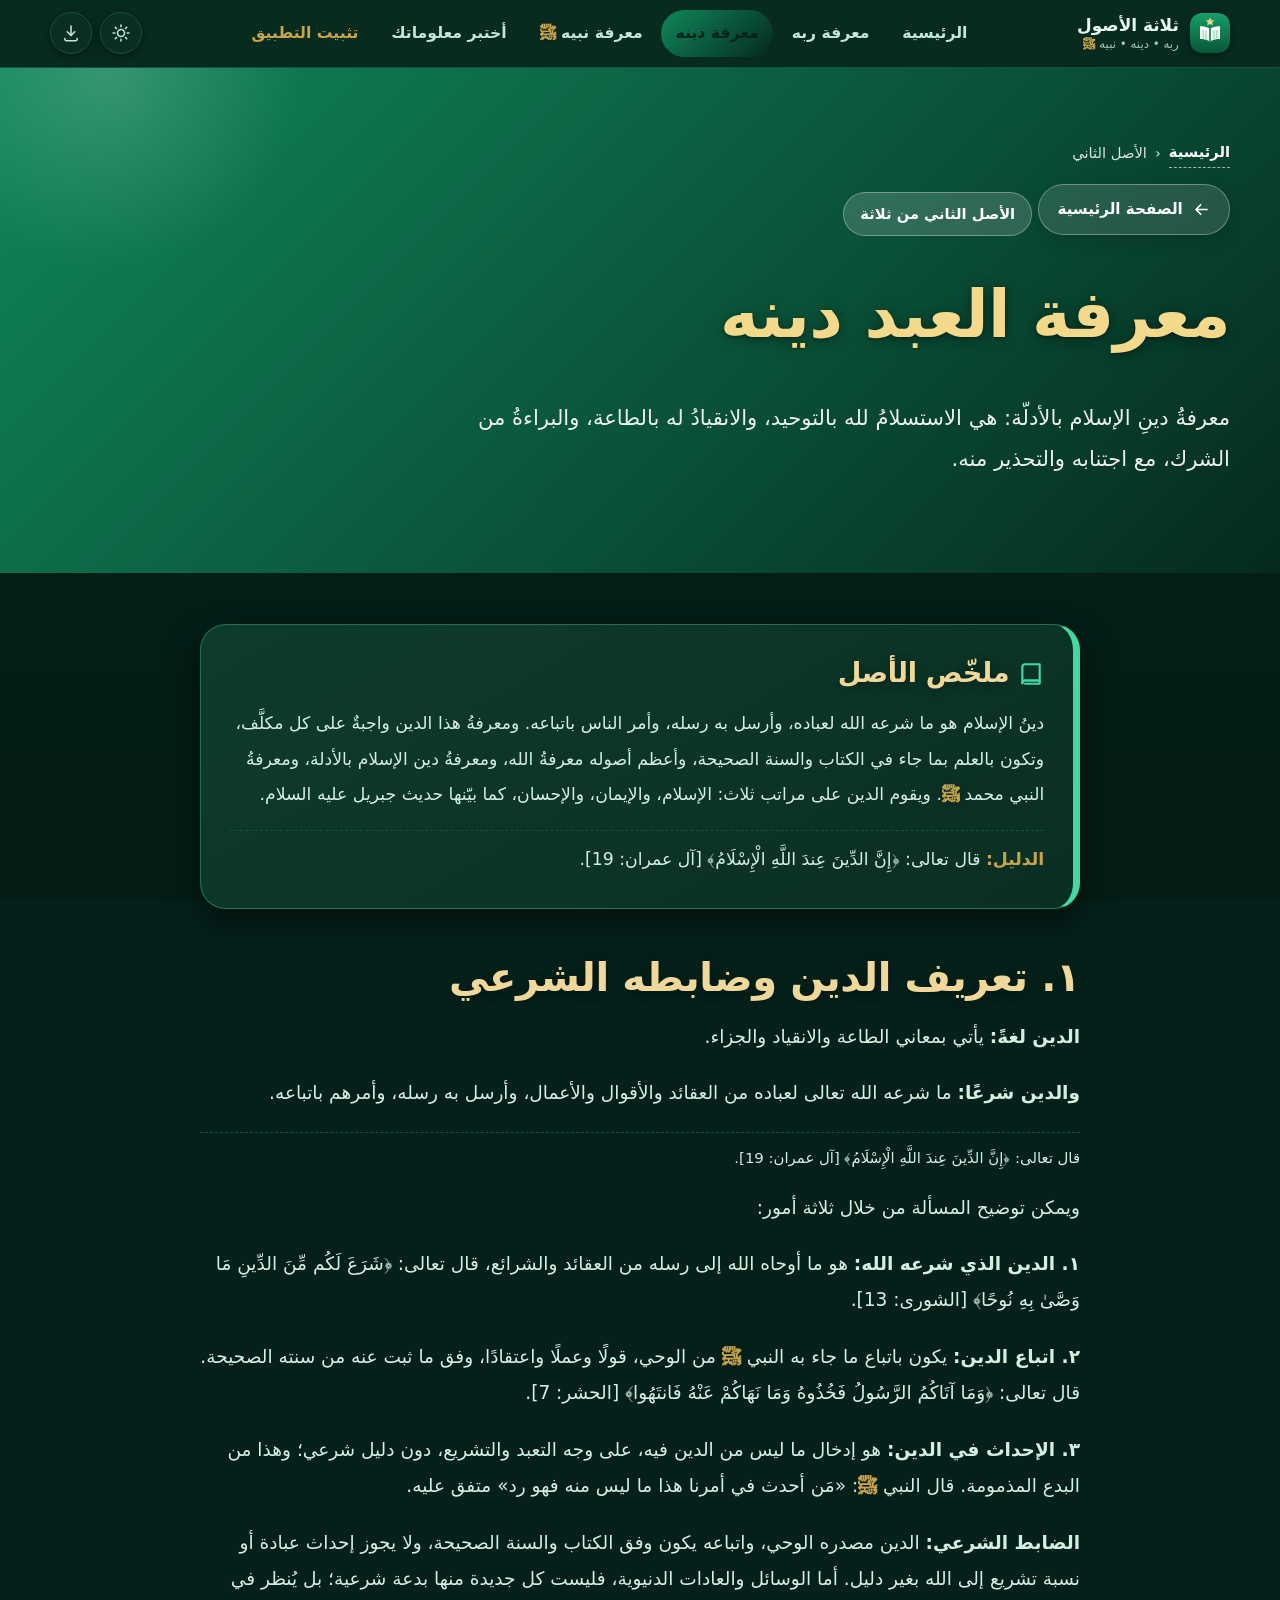
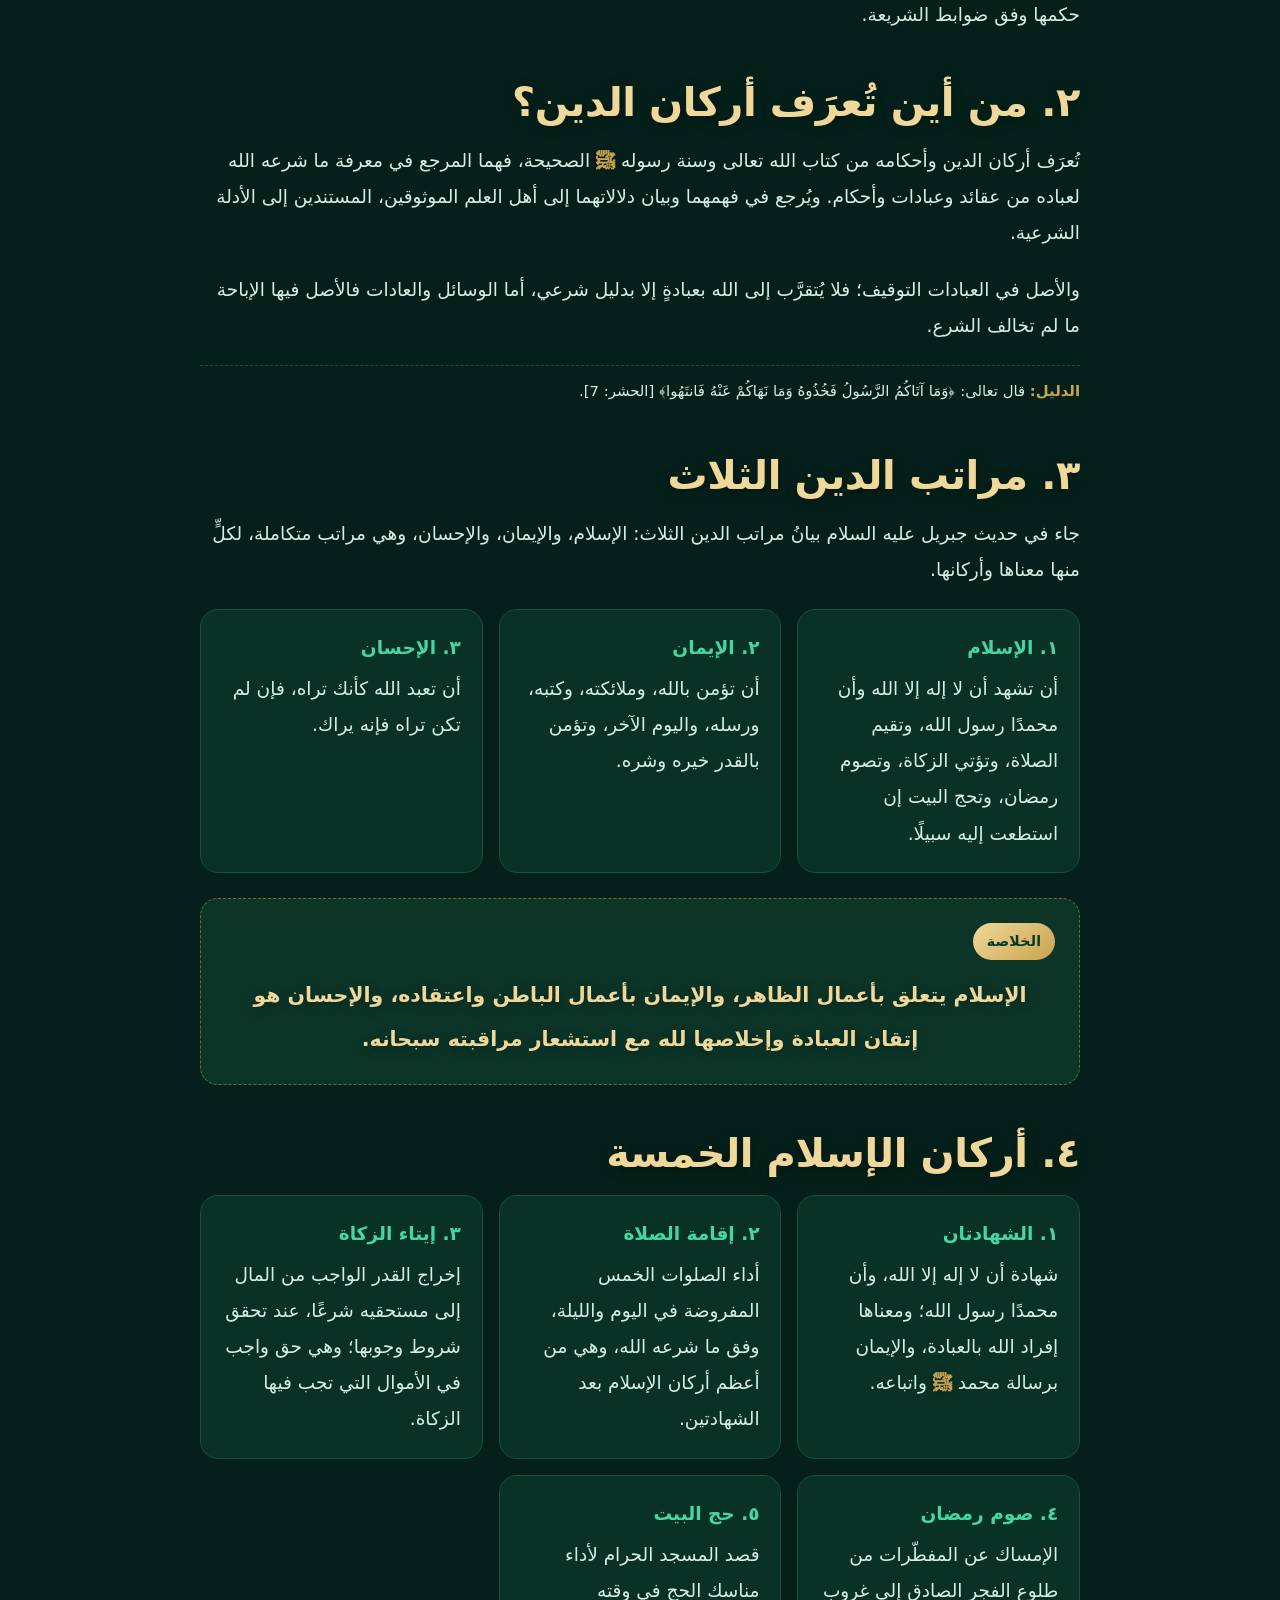
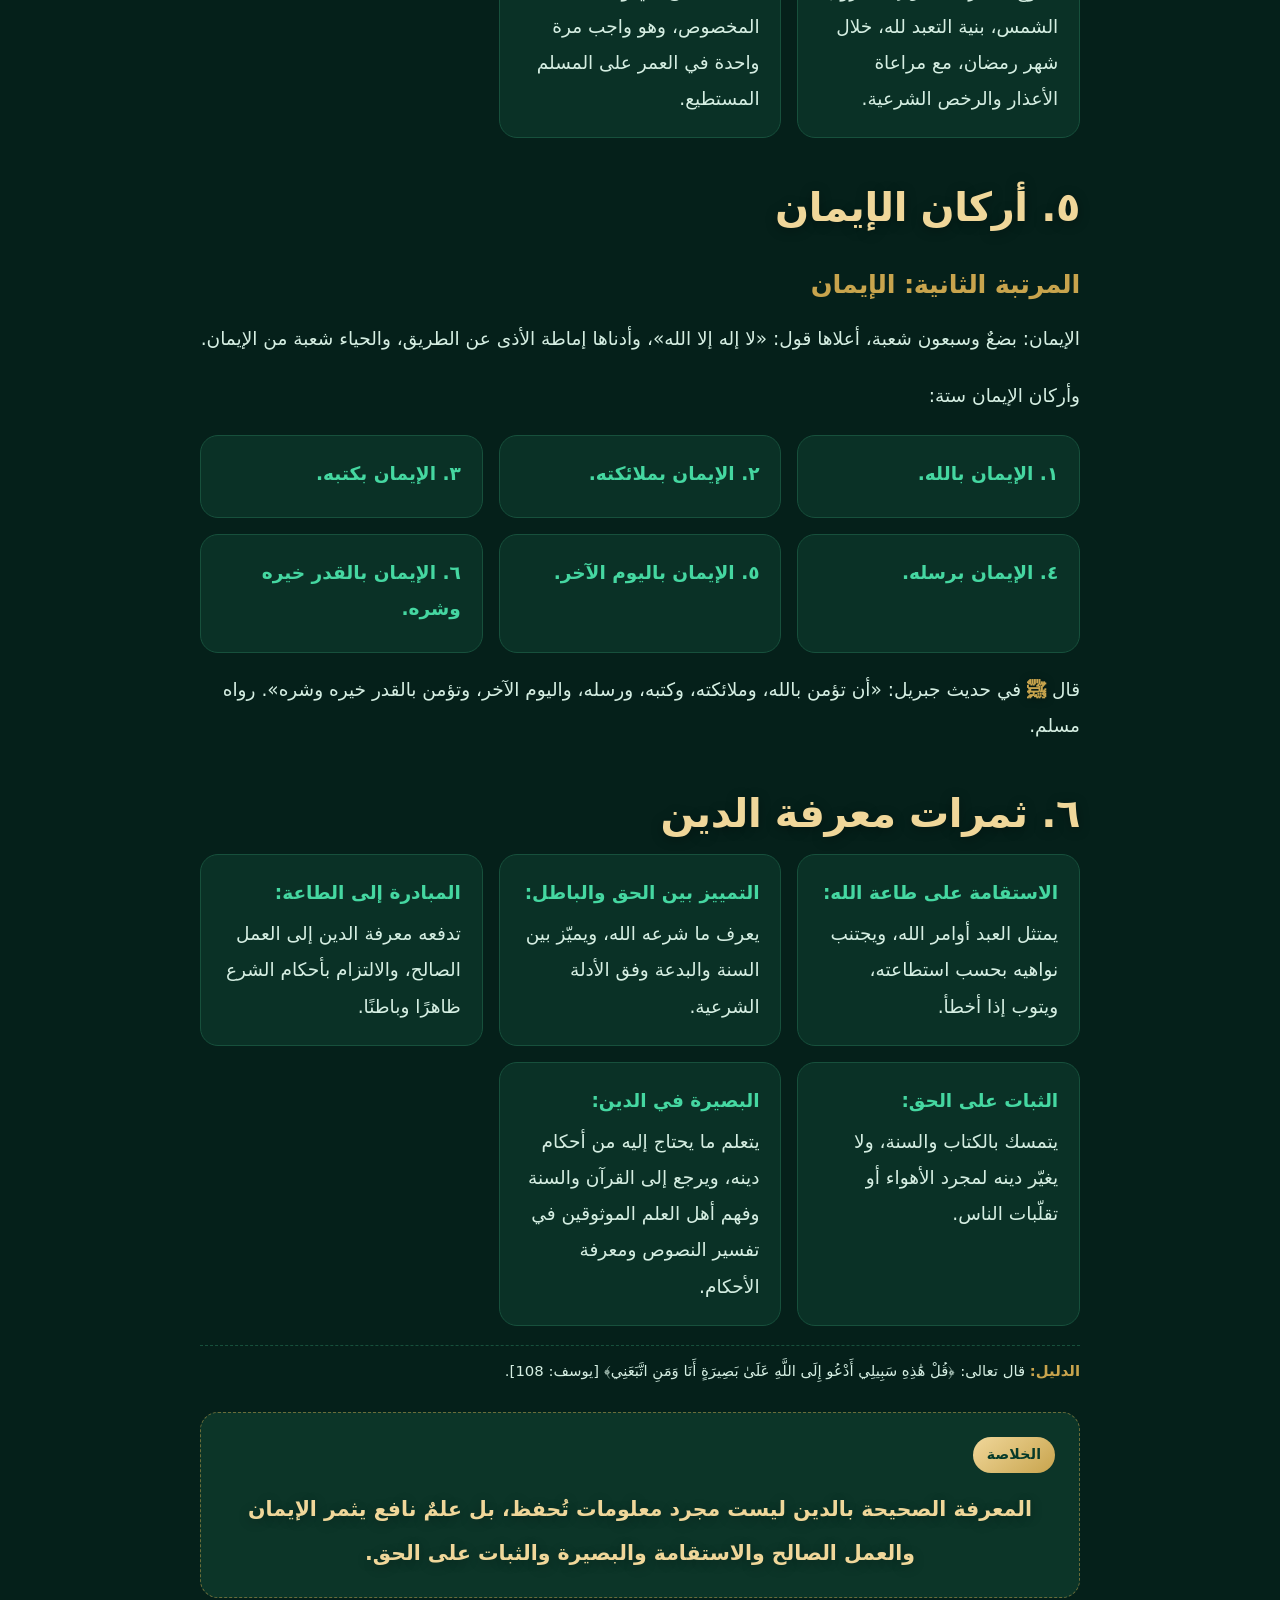
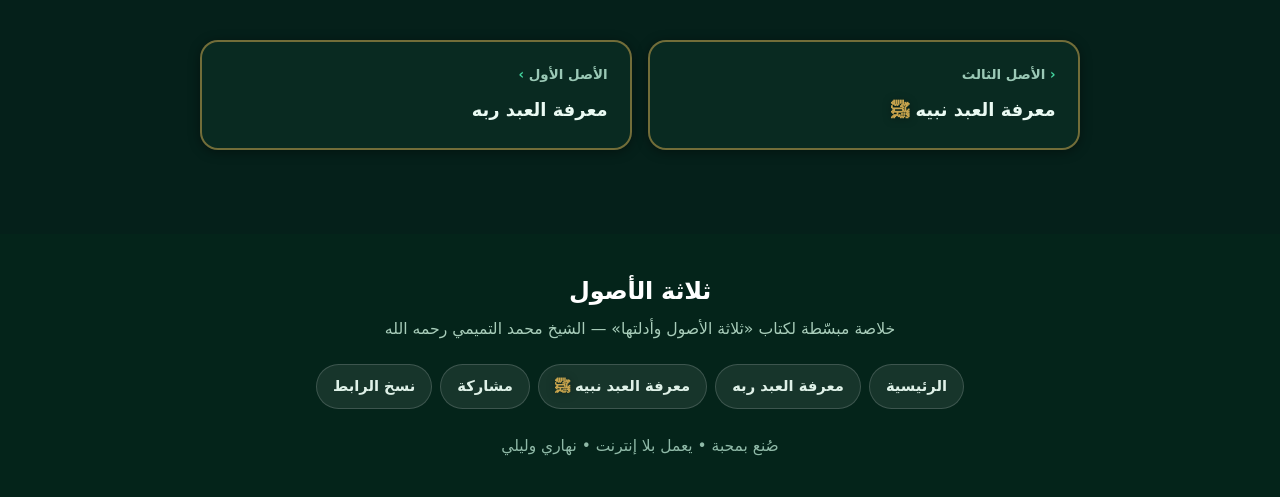
<file: asl-2.html>
<!DOCTYPE html>
<html lang="ar" dir="rtl">
<head>
<meta charset="UTF-8">
<meta name="viewport" content="width=device-width, initial-scale=1">
<title>الأصل الثاني: معرفة العبد دينه | ثلاثة الأصول</title>
<meta name="description" content="ما هو الدين الذي أُنزل للعبد؟ وكيف يُعرف؟ وما أركانه ومراتبه التي يسير عليها في عبادته وحياته؟">
<meta name="theme-color" content="#0e8253">
<link rel="icon" href="assets/img/favicon-32.png" sizes="32x32" type="image/png">
<link rel="icon" href="assets/img/logo.svg" type="image/svg+xml">
<link rel="manifest" href="manifest.json">
<link rel="apple-touch-icon" href="assets/img/icon-180.png">
<meta name="mobile-web-app-capable" content="yes">
<meta name="apple-mobile-web-app-capable" content="yes">
<meta name="apple-mobile-web-app-status-bar-style" content="black-translucent">
<meta name="apple-mobile-web-app-title" content="ثلاثة الأصول">
<link rel="stylesheet" href="assets/css/styles.css">
</head>
<body class="page">

<div class="progress" aria-hidden="true"><span id="progressBar"></span></div>

<header class="header">
  <div class="container">
    <a class="brand" href="index.html" aria-label="الصفحة الرئيسية — ثلاثة الأصول">
      <img src="assets/img/logo.svg" alt="شعار ثلاثة الأصول" width="40" height="40">
      <span class="brand-text">
        <b>ثلاثة الأصول</b>
        <small>ربه • دينه • نبيه <span class="hz">ﷺ</span></small>
      </span>
    </a>

    <nav class="nav" id="primaryNav" aria-label="التنقل الرئيسي">
      <a href="index.html">الرئيسية</a>
      <a href="asl-1.html">معرفة ربه</a>
      <a href="asl-2.html">معرفة دينه</a>
      <a href="asl-3.html">معرفة نبيه <span class="hz">ﷺ</span></a>
      <a href="quiz.html">أختبر معلوماتك</a>
      <a href="#" id="installNavLink" class="nav-install">تثبيت التطبيق</a>
    </nav>

    <div class="header-tools">
      <button class="icon-btn theme-toggle" type="button" aria-pressed="false" title="تبديل الوضع الليلي/النهاري" aria-label="تبديل الوضع الليلي/النهاري">
        <svg class="sun" viewBox="0 0 24 24" aria-hidden="true"><circle cx="12" cy="12" r="4.2"/><path d="M12 2.5v2M12 19.5v2M2.5 12h2M19.5 12h2M5.2 5.2l1.4 1.4M17.4 17.4l1.4 1.4M18.8 5.2l-1.4 1.4M6.6 17.4l-1.4 1.4"/></svg>
        <svg class="moon" viewBox="0 0 24 24" aria-hidden="true"><path d="M20.5 14.3A8.6 8.6 0 0 1 9.7 3.5a8.6 8.6 0 1 0 10.8 10.8z"/></svg>
      </button>
      <button class="icon-btn install-btn" type="button" id="installBtn" hidden title="تثبيت الموقع على الجهاز" aria-label="تثبيت الموقع على الجهاز">
        <svg viewBox="0 0 24 24" aria-hidden="true"><path d="M12 3.5v11"/><path d="m7.5 10.5 4.5 4.5 4.5-4.5"/><path d="M4.5 18.5v.8a2 2 0 0 0 2 2h11a2 2 0 0 0 2-2v-.8"/></svg>
      </button>
      <button class="icon-btn nav-toggle" type="button" aria-expanded="false" aria-controls="primaryNav" aria-label="فتح القائمة">
        <svg class="bars" viewBox="0 0 24 24" aria-hidden="true"><path d="M4 7h16M4 12h16M4 17h16"/></svg>
        <svg class="close" viewBox="0 0 24 24" aria-hidden="true"><path d="M6 6l12 12M18 6L6 18"/></svg>
      </button>
    </div>
  </div>
</header>

<section class="page-head">
  <div class="container">
    <nav class="crumbs" aria-label="مسار التصفح">
      <a href="index.html">الرئيسية</a>
      <span aria-hidden="true">‹</span>
      <span>الأصل الثاني</span>
    </nav>
    <a class="home-btn" href="index.html" aria-label="العودة إلى الصفحة الرئيسية">
      <svg viewBox="0 0 24 24" aria-hidden="true"><path d="M19 12H5M11 18l-6-6 6-6"/></svg>
      الصفحة الرئيسية
    </a>
    <span class="eyebrow">الأصل الثاني من ثلاثة</span>
    <h1>معرفة العبد دينه</h1>
    <p class="lead">
      معرفةُ دينِ الإسلام بالأدلّة: هي الاستسلامُ لله بالتوحيد، والانقيادُ له بالطاعة، والبراءةُ من الشرك، مع اجتنابه والتحذير منه.
    </p>
  </div>
</section>

<main class="prose">
  <div class="container-narrow">

    <aside class="summary reveal">
      <h2>
        <svg viewBox="0 0 24 24" aria-hidden="true"><path d="M4 5.5A2.5 2.5 0 0 1 6.5 3H20v15H6.5A2.5 2.5 0 0 0 4 20.5z"/><path d="M4 20.5A2.5 2.5 0 0 1 6.5 18H20v3H6.5"/></svg>
        ملخّص الأصل
      </h2>
      <p>
        دينُ الإسلام هو ما شرعه الله لعباده، وأرسل به رسله، وأمر الناس باتباعه.
        ومعرفةُ هذا الدين واجبةٌ على كل مكلَّف، وتكون بالعلم بما جاء في الكتاب والسنة الصحيحة،
        وأعظم أصوله معرفةُ الله، ومعرفةُ دين الإسلام بالأدلة، ومعرفةُ النبي <span class="nw">محمد <span class="hz">ﷺ</span></span>.
        ويقوم الدين على مراتب ثلاث: الإسلام، والإيمان، والإحسان، كما بيّنها حديث جبريل عليه السلام.
      </p>
      <p class="dalil">
        <b>الدليل:</b> قال تعالى: ﴿إِنَّ الدِّينَ عِندَ اللَّهِ الْإِسْلَامُ﴾ [آل عمران: 19].
      </p>
    </aside>

    <section class="reveal">
      <h2>١. تعريف الدين وضابطه الشرعي</h2>
      <p><b>الدين لغةً:</b> يأتي بمعاني الطاعة والانقياد والجزاء.</p>
      <p><b>والدين شرعًا:</b> ما شرعه الله تعالى لعباده من العقائد والأقوال والأعمال، وأرسل به رسله، وأمرهم باتباعه.</p>
      <p class="dalil">قال تعالى: ﴿إِنَّ الدِّينَ عِندَ اللَّهِ الْإِسْلَامُ﴾ [آل عمران: 19].</p>
      <p>ويمكن توضيح المسألة من خلال ثلاثة أمور:</p>
      <p>
        <b>١. الدين الذي شرعه الله:</b> هو ما أوحاه الله إلى رسله من العقائد والشرائع، قال تعالى: ﴿شَرَعَ لَكُم مِّنَ الدِّينِ مَا وَصَّىٰ بِهِ نُوحًا﴾ [الشورى: 13].
      </p>
      <p>
        <b>٢. اتباع الدين:</b> يكون باتباع ما جاء به النبي <span class="hz">ﷺ</span> من الوحي، قولًا وعملًا واعتقادًا، وفق ما ثبت عنه من سنته الصحيحة. قال تعالى: ﴿وَمَا آتَاكُمُ الرَّسُولُ فَخُذُوهُ وَمَا نَهَاكُمْ عَنْهُ فَانتَهُوا﴾ [الحشر: 7].
      </p>
      <p>
        <b>٣. الإحداث في الدين:</b> هو إدخال ما ليس من الدين فيه، على وجه التعبد والتشريع، دون دليل شرعي؛ وهذا من البدع المذمومة. قال النبي <span class="hz">ﷺ</span>: «مَن أحدث في أمرنا هذا ما ليس منه فهو رد» متفق عليه.
      </p>
      <p>
        <b>الضابط الشرعي:</b> الدين مصدره الوحي، واتباعه يكون وفق الكتاب والسنة الصحيحة، ولا يجوز إحداث عبادة أو نسبة تشريع إلى الله بغير دليل. أما الوسائل والعادات الدنيوية، فليست كل جديدة منها بدعة شرعية؛ بل يُنظر في حكمها وفق ضوابط الشريعة.
      </p>
    </section>

    <section class="reveal">
      <h2>٢. من أين تُعرَف أركان الدين؟</h2>
      <p>
        تُعرَف أركان الدين وأحكامه من كتاب الله تعالى وسنة رسوله <span class="nw"><span class="hz">ﷺ</span></span> الصحيحة، فهما المرجع في معرفة ما شرعه الله لعباده من عقائد وعبادات وأحكام.
        ويُرجع في فهمهما وبيان دلالاتهما إلى أهل العلم الموثوقين، المستندين إلى الأدلة الشرعية.
      </p>
      <p>
        والأصل في العبادات التوقيف؛ فلا يُتقرَّب إلى الله بعبادةٍ إلا بدليل شرعي، أما الوسائل والعادات فالأصل فيها الإباحة ما لم تخالف الشرع.
      </p>
      <p class="dalil">
        <b>الدليل:</b> قال تعالى: ﴿وَمَا آتَاكُمُ الرَّسُولُ فَخُذُوهُ وَمَا نَهَاكُمْ عَنْهُ فَانتَهُوا﴾ [الحشر: 7].
      </p>
    </section>

    <section class="reveal">
      <h2>٣. مراتب الدين الثلاث</h2>
      <p>
        جاء في حديث جبريل عليه السلام بيانُ مراتب الدين الثلاث: الإسلام، والإيمان، والإحسان، وهي مراتب متكاملة، لكلٍّ منها معناها وأركانها.
      </p>
      <div class="list-cards">
        <div>
          <b>١. الإسلام</b>
          أن تشهد أن لا إله إلا الله وأن محمدًا رسول الله، وتقيم الصلاة، وتؤتي الزكاة، وتصوم رمضان، وتحج البيت إن استطعت إليه سبيلًا.
        </div>
        <div>
          <b>٢. الإيمان</b>
          أن تؤمن بالله، وملائكته، وكتبه، ورسله، واليوم الآخر، وتؤمن بالقدر خيره وشره.
        </div>
        <div>
          <b>٣. الإحسان</b>
          أن تعبد الله كأنك تراه، فإن لم تكن تراه فإنه يراك.
        </div>
      </div>
      <div class="note note-inline">
        <span class="note-label">الخلاصة</span>
        <p class="note-text">الإسلام يتعلق بأعمال الظاهر، والإيمان بأعمال الباطن واعتقاده، والإحسان هو إتقان العبادة وإخلاصها لله مع استشعار مراقبته سبحانه.</p>
      </div>
    </section>

    <section class="reveal">
      <h2>٤. أركان الإسلام الخمسة</h2>
      <div class="list-cards">
        <div>
          <b>١. الشهادتان</b>
          شهادة أن لا إله إلا الله، وأن محمدًا رسول الله؛ ومعناها إفراد الله بالعبادة، والإيمان برسالة محمد <span class="hz">ﷺ</span> واتباعه.
        </div>
        <div>
          <b>٢. إقامة الصلاة</b>
          أداء الصلوات الخمس المفروضة في اليوم والليلة، وفق ما شرعه الله، وهي من أعظم أركان الإسلام بعد الشهادتين.
        </div>
        <div>
          <b>٣. إيتاء الزكاة</b>
          إخراج القدر الواجب من المال إلى مستحقيه شرعًا، عند تحقق شروط وجوبها؛ وهي حق واجب في الأموال التي تجب فيها الزكاة.
        </div>
        <div>
          <b>٤. صوم رمضان</b>
          الإمساك عن المفطّرات من طلوع الفجر الصادق إلى غروب الشمس، بنية التعبد لله، خلال شهر رمضان، مع مراعاة الأعذار والرخص الشرعية.
        </div>
        <div>
          <b>٥. حج البيت</b>
          قصد المسجد الحرام لأداء مناسك الحج في وقته المخصوص، وهو واجب مرة واحدة في العمر على المسلم المستطيع.
        </div>
      </div>
    </section>

    <section class="reveal">
      <h2>٥. أركان الإيمان</h2>
      <h3 class="marabih">المرتبة الثانية: الإيمان</h3>
      <p>
        الإيمان: بضعٌ وسبعون شعبة، أعلاها قول: «لا إله إلا الله»، وأدناها إماطة الأذى عن الطريق، والحياء شعبة من الإيمان.
      </p>
      <p>وأركان الإيمان ستة:</p>
      <div class="list-cards">
        <div><b>١. الإيمان بالله.</b></div>
        <div><b>٢. الإيمان بملائكته.</b></div>
        <div><b>٣. الإيمان بكتبه.</b></div>
        <div><b>٤. الإيمان برسله.</b></div>
        <div><b>٥. الإيمان باليوم الآخر.</b></div>
        <div><b>٦. الإيمان بالقدر خيره وشره.</b></div>
      </div>
      <p>
        قال <span class="hz">ﷺ</span> في حديث جبريل: «أن تؤمن بالله، وملائكته، وكتبه، ورسله، واليوم الآخر، وتؤمن بالقدر خيره وشره». رواه مسلم.
      </p>
    </section>

    <section class="reveal">
      <h2>٦. ثمرات معرفة الدين</h2>
      <div class="list-cards">
        <div>
          <b>الاستقامة على طاعة الله:</b>
          يمتثل العبد أوامر الله، ويجتنب نواهيه بحسب استطاعته، ويتوب إذا أخطأ.
        </div>
        <div>
          <b>التمييز بين الحق والباطل:</b>
          يعرف ما شرعه الله، ويميّز بين السنة والبدعة وفق الأدلة الشرعية.
        </div>
        <div>
          <b>المبادرة إلى الطاعة:</b>
          تدفعه معرفة الدين إلى العمل الصالح، والالتزام بأحكام الشرع ظاهرًا وباطنًا.
        </div>
        <div>
          <b>الثبات على الحق:</b>
          يتمسك بالكتاب والسنة، ولا يغيّر دينه لمجرد الأهواء أو تقلّبات الناس.
        </div>
        <div>
          <b>البصيرة في الدين:</b>
          يتعلم ما يحتاج إليه من أحكام دينه، ويرجع إلى القرآن والسنة وفهم أهل العلم الموثوقين في تفسير النصوص ومعرفة الأحكام.
        </div>
      </div>
      <p class="dalil">
        <b>الدليل:</b> قال تعالى: ﴿قُلْ هَٰذِهِ سَبِيلِي أَدْعُو إِلَى اللَّهِ عَلَىٰ بَصِيرَةٍ أَنَا وَمَنِ اتَّبَعَنِي﴾ [يوسف: 108].
      </p>
      <div class="note note-inline">
        <span class="note-label">الخلاصة</span>
        <p class="note-text">المعرفة الصحيحة بالدين ليست مجرد معلومات تُحفظ، بل علمٌ نافع يثمر الإيمان والعمل الصالح والاستقامة والبصيرة والثبات على الحق.</p>
      </div>
    </section>


    <nav class="pager" aria-label="التنقل بين الأصول">
      <a class="next" href="asl-3.html">
        <small><span class="arrow">‹</span> الأصل الثالث</small>
        <b>معرفة العبد نبيه <span class="hz">ﷺ</span></b>
      </a>
      <a href="asl-1.html">
        <small>الأصل الأول <span class="arrow">›</span></small>
        <b>معرفة العبد ربه</b>
      </a>
    </nav>

  </div>
</main>

<footer class="footer">
  <div class="container">
    <h3>ثلاثة الأصول</h3>
    <p>خلاصة مبسّطة لكتاب «ثلاثة الأصول وأدلتها» — الشيخ محمد التميمي رحمه الله</p>
    <div class="footer-links">
      <a href="index.html">الرئيسية</a>
      <a href="asl-1.html">معرفة العبد ربه</a>
      <a href="asl-3.html">معرفة العبد نبيه <span class="hz">ﷺ</span></a>
      <a href="#" data-share>مشاركة</a>
      <a href="#" data-copy>نسخ الرابط</a>
    </div>
    <small>صُنع بمحبة • يعمل بلا إنترنت • نهاري وليلي</small>
  </div>
</footer>

<button class="to-top" type="button" aria-label="العودة إلى أعلى الصفحة">
  <svg viewBox="0 0 24 24" aria-hidden="true"><path d="M12 19V5M5 12l7-7 7 7"/></svg>
</button>

<script src="assets/js/app.js"></script>
</body>
</html>
</file>
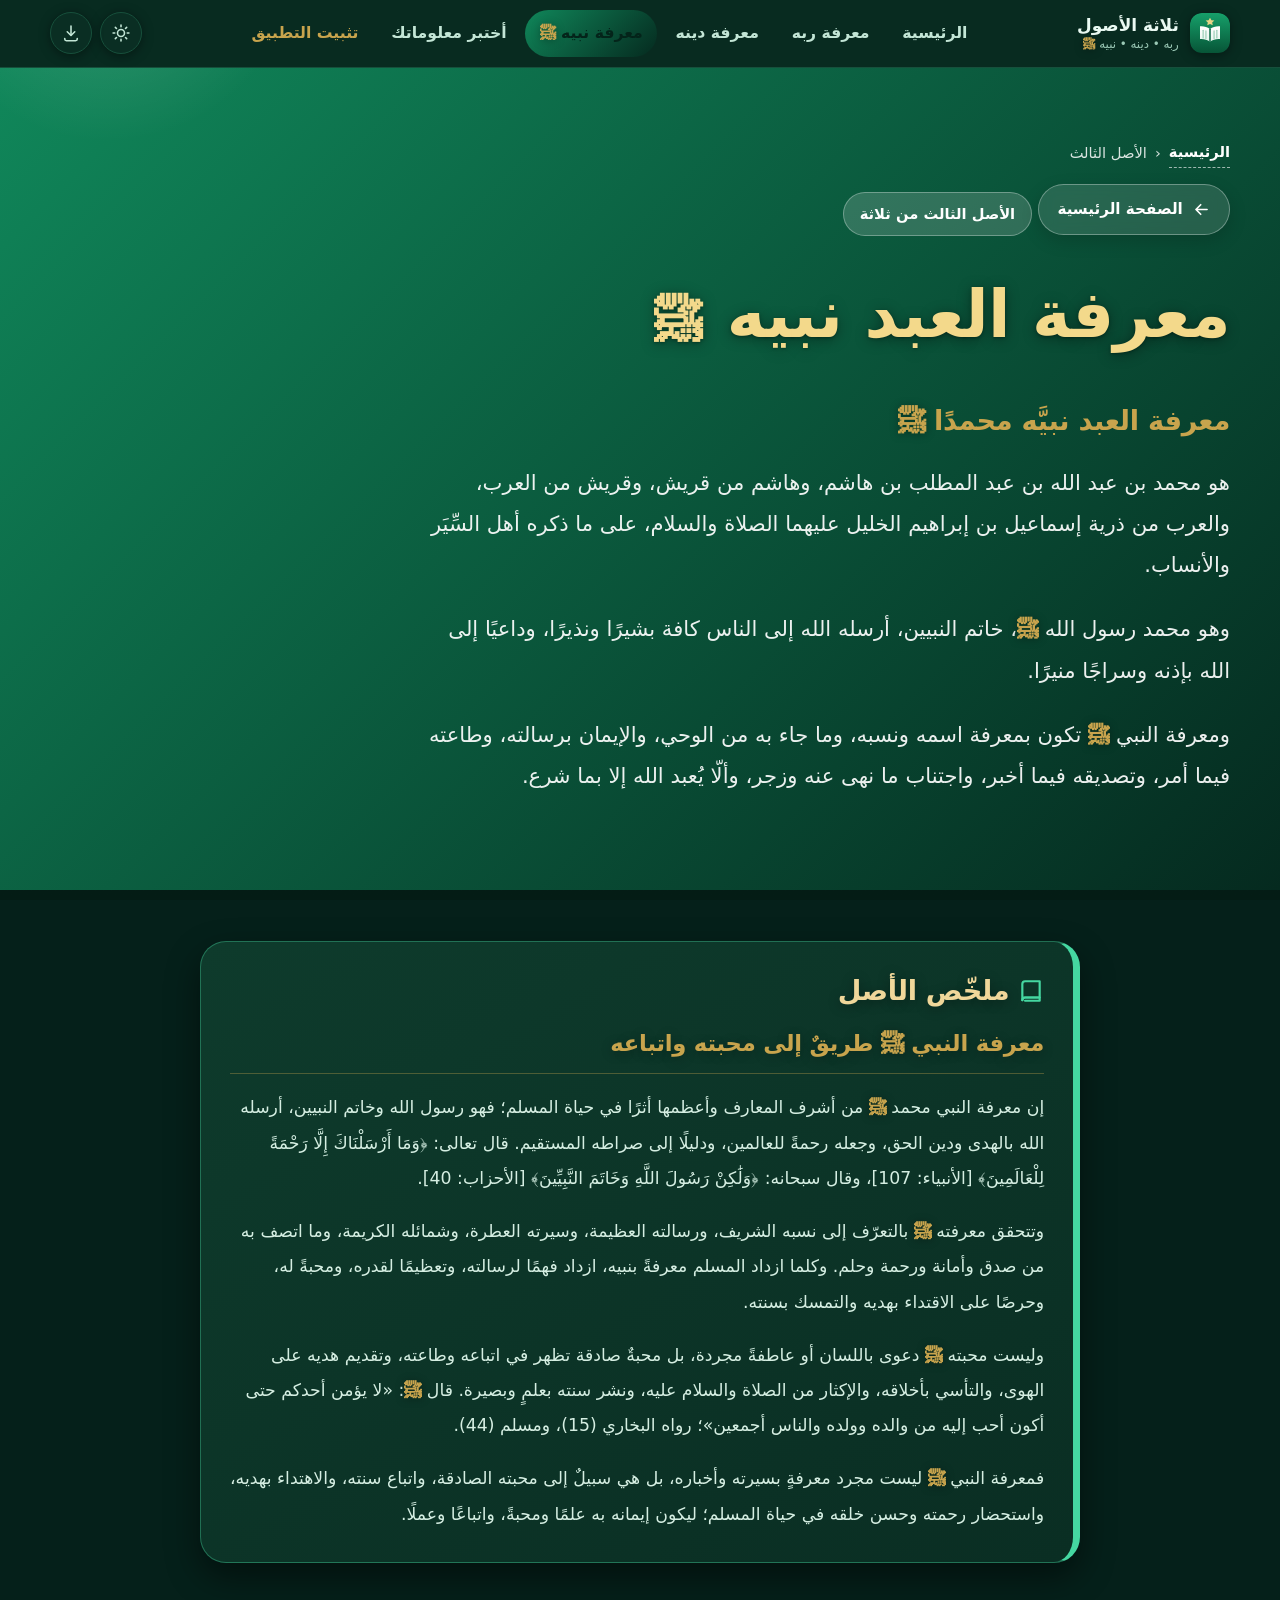
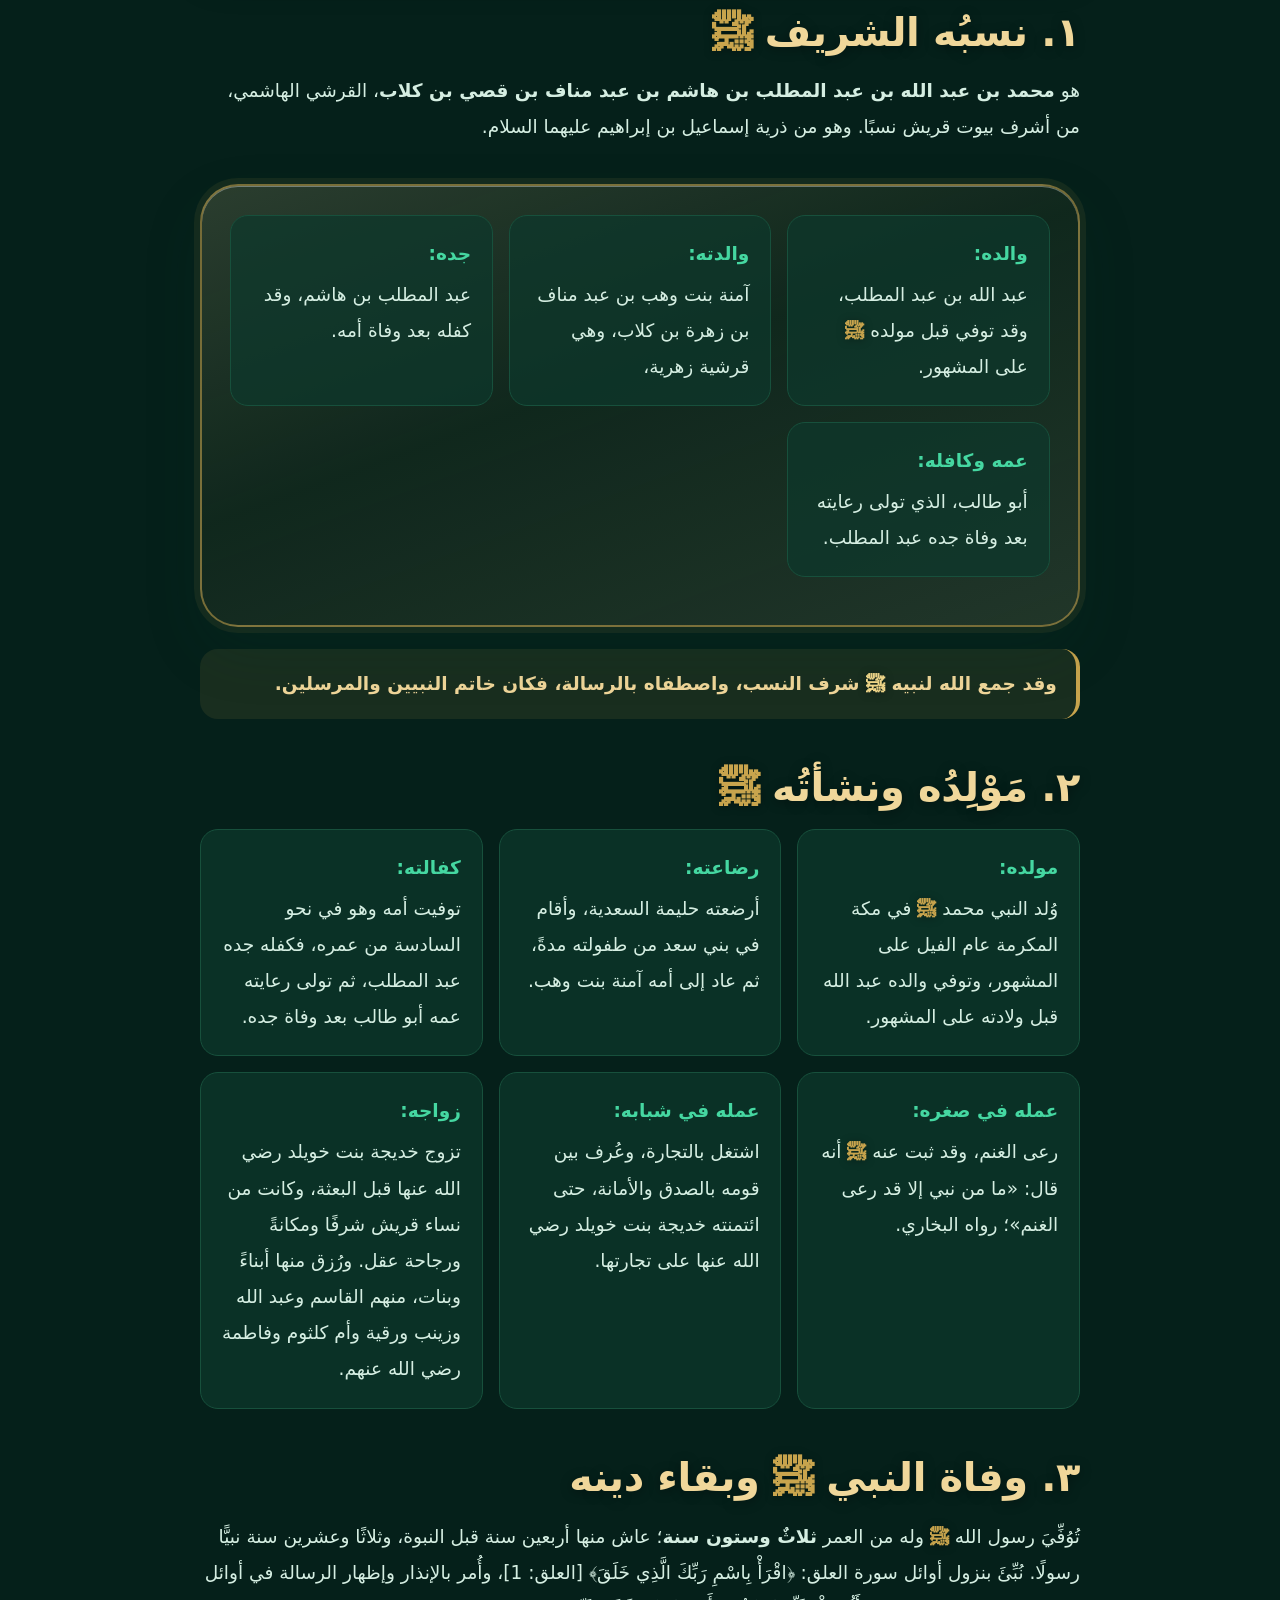
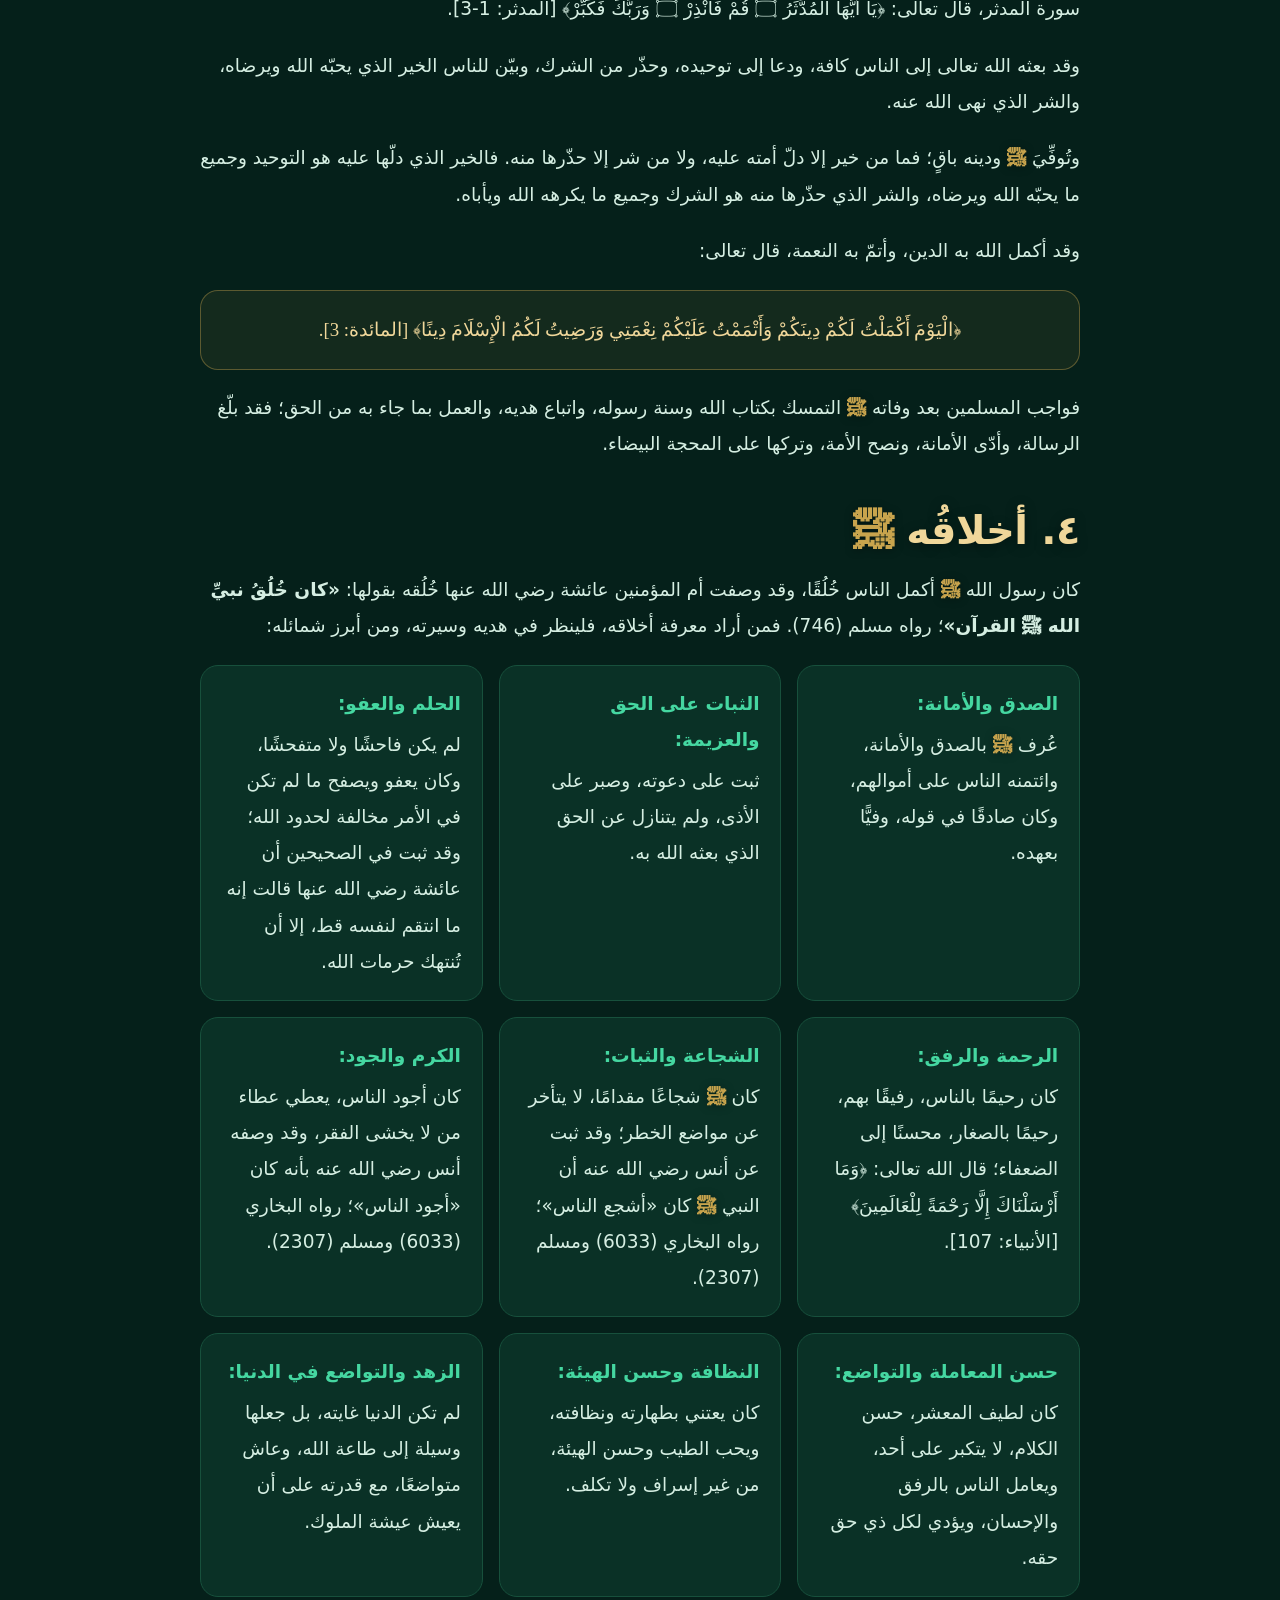
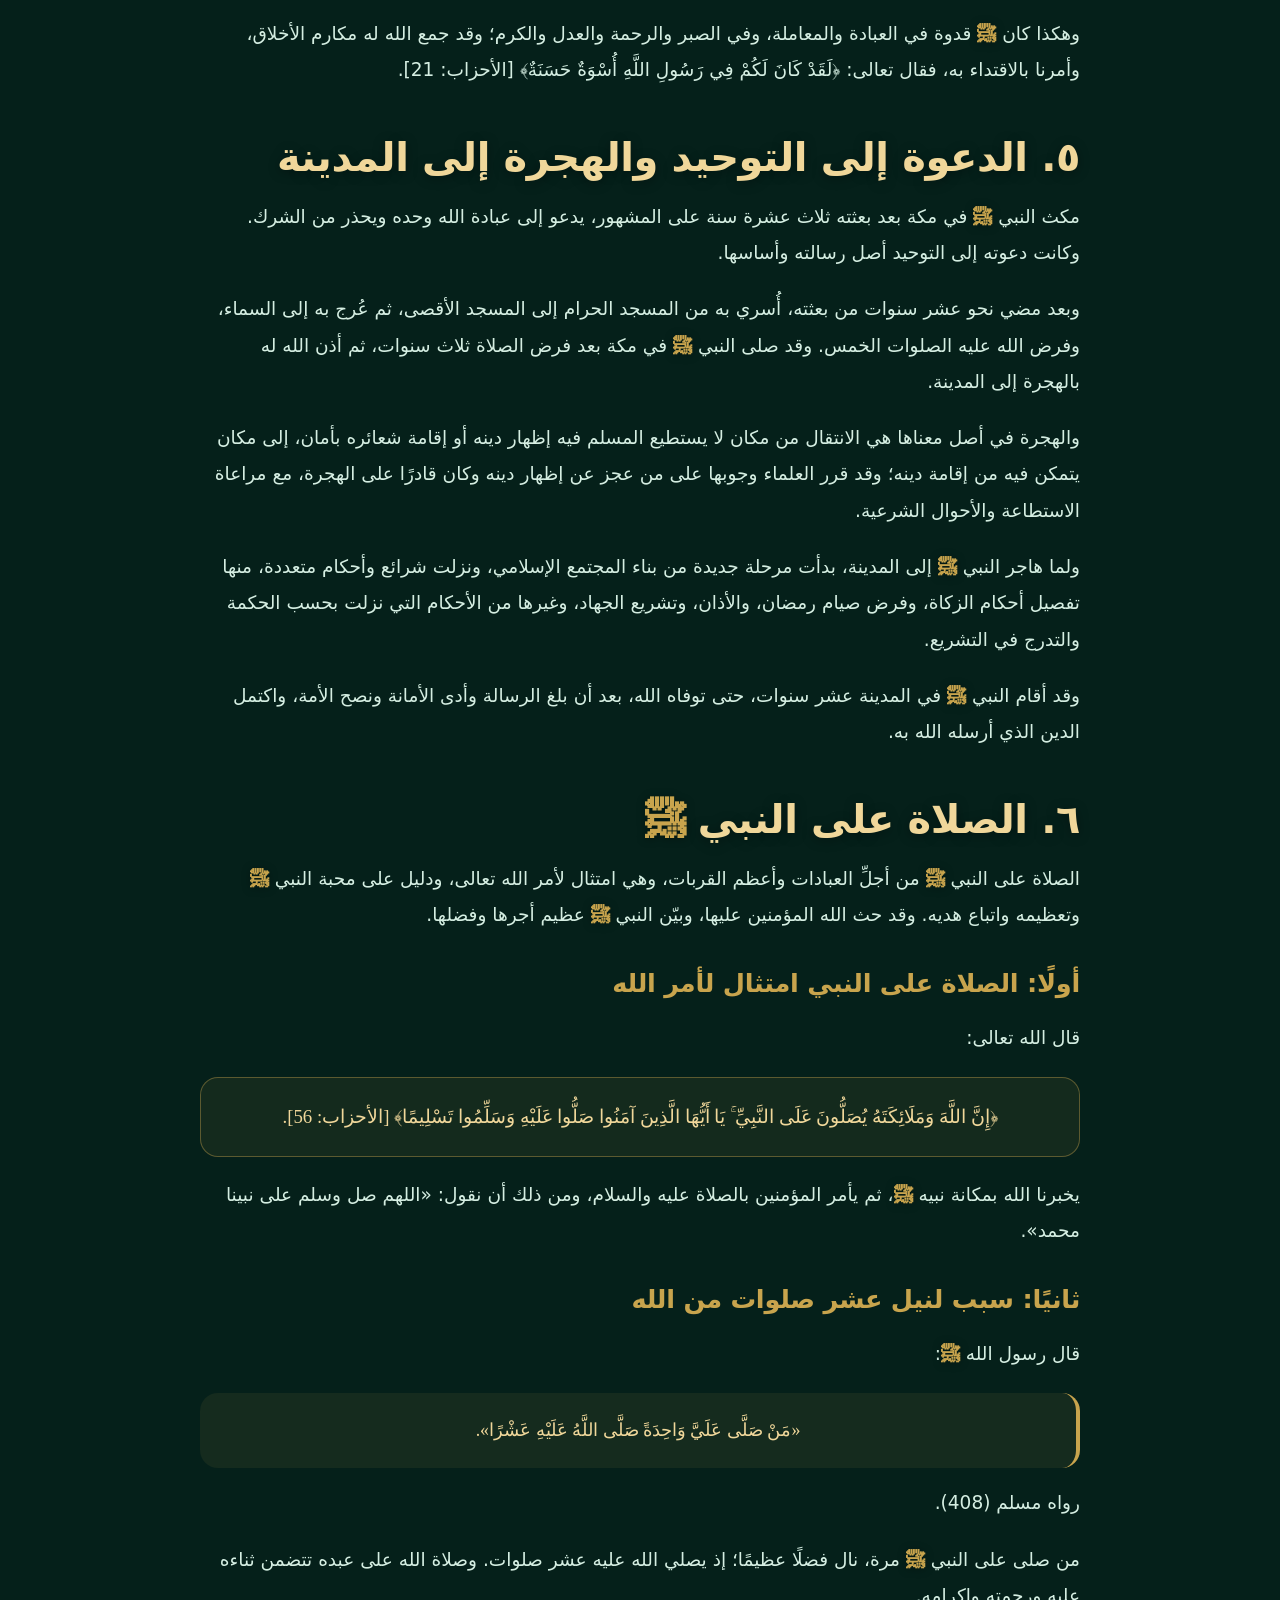
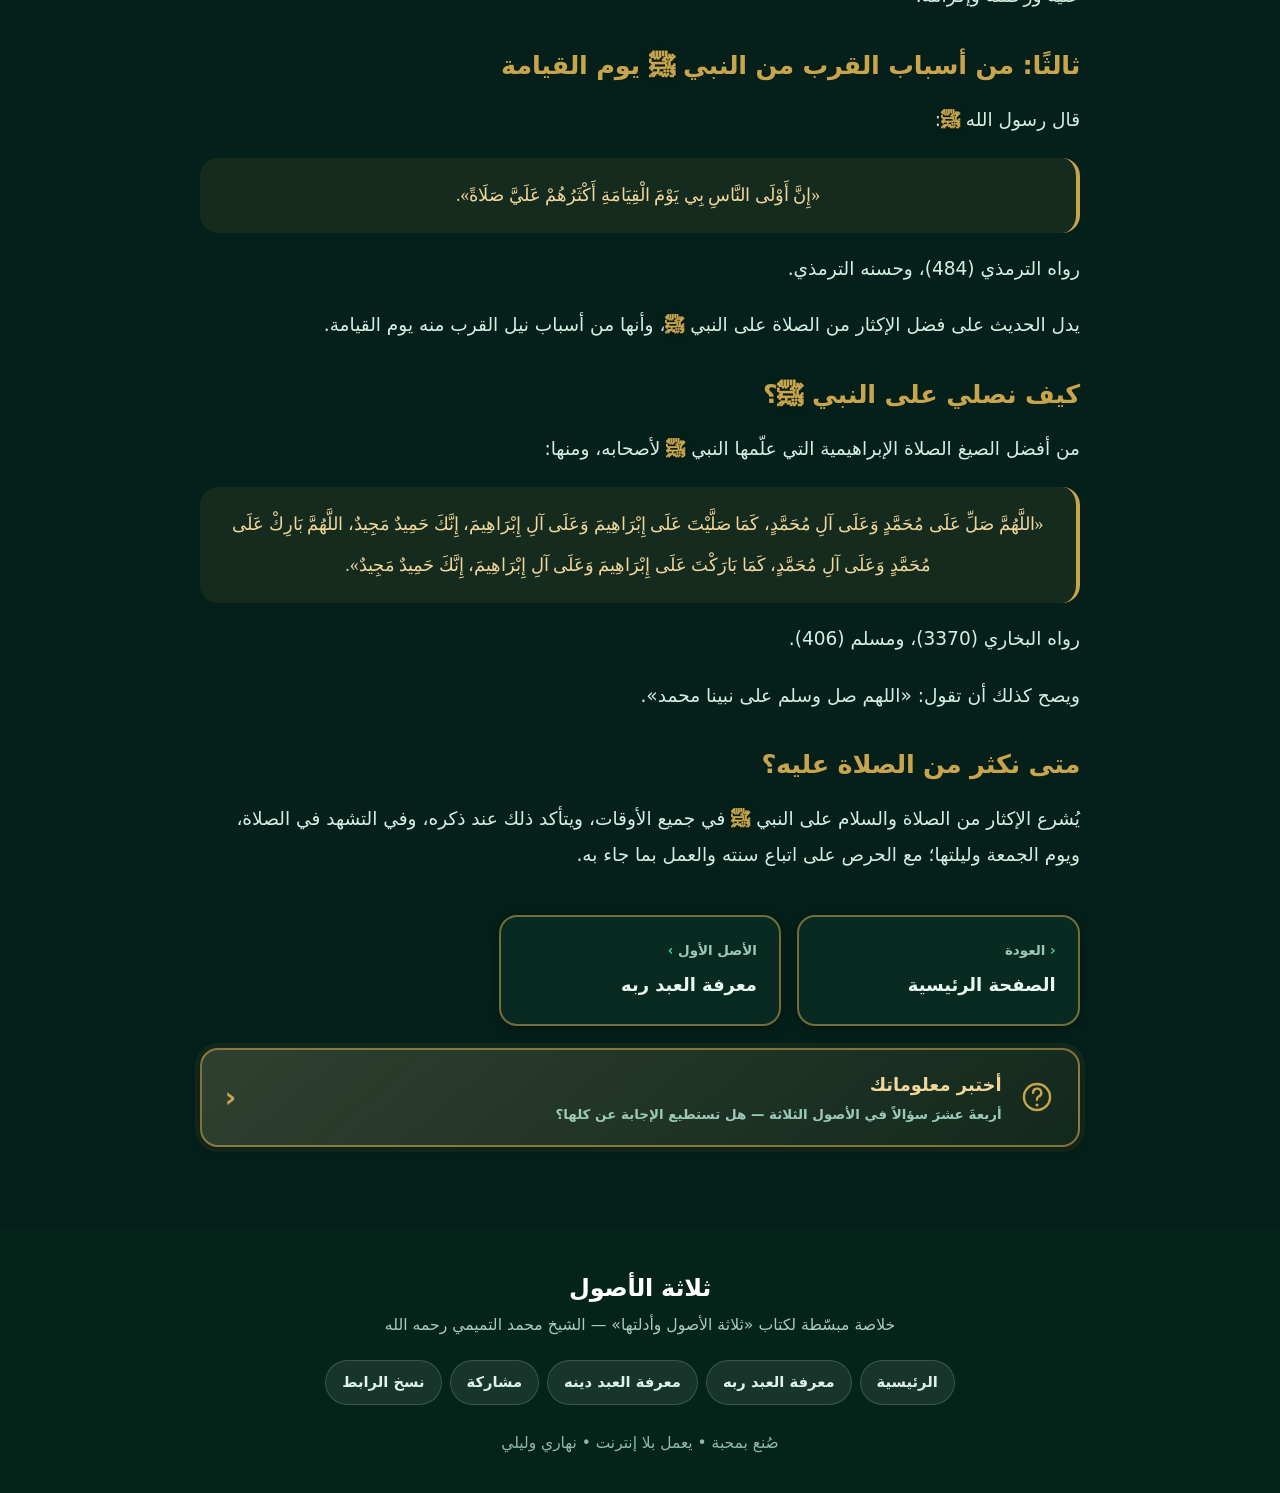
<file: asl-3.html>
<!DOCTYPE html>
<html lang="ar" dir="rtl">
<head>
<meta charset="UTF-8">
<meta name="viewport" content="width=device-width, initial-scale=1">
<title>الأصل الثالث: معرفة العبد نبيه محمد ﷺ | ثلاثة الأصول</title>
<meta name="description" content="معرفة محمد صلى الله عليه وسلم حق المعرفة: نسبه، وأخلاقه، ورسالته، ومكانتُه، وسيرته، وأثرها في حياة المؤمنين.">
<meta name="theme-color" content="#0e8253">
<link rel="icon" href="assets/img/favicon-32.png" sizes="32x32" type="image/png">
<link rel="icon" href="assets/img/logo.svg" type="image/svg+xml">
<link rel="manifest" href="manifest.json">
<link rel="apple-touch-icon" href="assets/img/icon-180.png">
<meta name="mobile-web-app-capable" content="yes">
<meta name="apple-mobile-web-app-capable" content="yes">
<meta name="apple-mobile-web-app-status-bar-style" content="black-translucent">
<meta name="apple-mobile-web-app-title" content="ثلاثة الأصول">
<link rel="stylesheet" href="assets/css/styles.css">
</head>
<body class="page">

<div class="progress" aria-hidden="true"><span id="progressBar"></span></div>

<header class="header">
  <div class="container">
    <a class="brand" href="index.html" aria-label="الصفحة الرئيسية — ثلاثة الأصول">
      <img src="assets/img/logo.svg" alt="شعار ثلاثة الأصول" width="40" height="40">
      <span class="brand-text">
        <b>ثلاثة الأصول</b>
        <small>ربه • دينه • نبيه <span class="hz">ﷺ</span></small>
      </span>
    </a>

    <nav class="nav" id="primaryNav" aria-label="التنقل الرئيسي">
      <a href="index.html">الرئيسية</a>
      <a href="asl-1.html">معرفة ربه</a>
      <a href="asl-2.html">معرفة دينه</a>
      <a href="asl-3.html">معرفة نبيه <span class="hz">ﷺ</span></a>
      <a href="quiz.html">أختبر معلوماتك</a>
      <a href="#" id="installNavLink" class="nav-install">تثبيت التطبيق</a>
    </nav>

    <div class="header-tools">
      <button class="icon-btn theme-toggle" type="button" aria-pressed="false" title="تبديل الوضع الليلي/النهاري" aria-label="تبديل الوضع الليلي/النهاري">
        <svg class="sun" viewBox="0 0 24 24" aria-hidden="true"><circle cx="12" cy="12" r="4.2"/><path d="M12 2.5v2M12 19.5v2M2.5 12h2M19.5 12h2M5.2 5.2l1.4 1.4M17.4 17.4l1.4 1.4M18.8 5.2l-1.4 1.4M6.6 17.4l-1.4 1.4"/></svg>
        <svg class="moon" viewBox="0 0 24 24" aria-hidden="true"><path d="M20.5 14.3A8.6 8.6 0 0 1 9.7 3.5a8.6 8.6 0 1 0 10.8 10.8z"/></svg>
      </button>
      <button class="icon-btn install-btn" type="button" id="installBtn" hidden title="تثبيت الموقع على الجهاز" aria-label="تثبيت الموقع على الجهاز">
        <svg viewBox="0 0 24 24" aria-hidden="true"><path d="M12 3.5v11"/><path d="m7.5 10.5 4.5 4.5 4.5-4.5"/><path d="M4.5 18.5v.8a2 2 0 0 0 2 2h11a2 2 0 0 0 2-2v-.8"/></svg>
      </button>
      <button class="icon-btn nav-toggle" type="button" aria-expanded="false" aria-controls="primaryNav" aria-label="فتح القائمة">
        <svg class="bars" viewBox="0 0 24 24" aria-hidden="true"><path d="M4 7h16M4 12h16M4 17h16"/></svg>
        <svg class="close" viewBox="0 0 24 24" aria-hidden="true"><path d="M6 6l12 12M18 6L6 18"/></svg>
      </button>
    </div>
  </div>
</header>

<section class="page-head">
  <div class="container">
    <nav class="crumbs" aria-label="مسار التصفح">
      <a href="index.html">الرئيسية</a>
      <span aria-hidden="true">‹</span>
      <span>الأصل الثالث</span>
    </nav>
    <a class="home-btn" href="index.html" aria-label="العودة إلى الصفحة الرئيسية">
      <svg viewBox="0 0 24 24" aria-hidden="true"><path d="M19 12H5M11 18l-6-6 6-6"/></svg>
      الصفحة الرئيسية
    </a>
    <span class="eyebrow">الأصل الثالث من ثلاثة</span>
    <h1>معرفة العبد <span class="nw">نبيه <span class="honorific">ﷺ</span></span></h1>
    <h2 class="lead-title">معرفة العبد نبيَّه محمدًا <span class="hz">ﷺ</span></h2>
    <p class="lead">
      هو محمد بن عبد الله بن عبد المطلب بن هاشم، وهاشم من قريش، وقريش من العرب، والعرب من ذرية إسماعيل بن إبراهيم الخليل عليهما الصلاة والسلام، على ما ذكره أهل السِّيَر والأنساب.
    </p>
    <p class="lead">
      وهو محمد رسول الله <span class="hz">ﷺ</span>، خاتم النبيين، أرسله الله إلى الناس كافة بشيرًا ونذيرًا، وداعيًا إلى الله بإذنه وسراجًا منيرًا.
    </p>
    <p class="lead">
      ومعرفة النبي <span class="hz">ﷺ</span> تكون بمعرفة اسمه ونسبه، وما جاء به من الوحي، والإيمان برسالته، وطاعته فيما أمر، وتصديقه فيما أخبر، واجتناب ما نهى عنه وزجر، وألّا يُعبد الله إلا بما شرع.
    </p>
  </div>
</section>

<main class="prose">
  <div class="container-narrow">

    <aside class="summary reveal">
      <h2>
        <svg viewBox="0 0 24 24" aria-hidden="true"><path d="M4 5.5A2.5 2.5 0 0 1 6.5 3H20v15H6.5A2.5 2.5 0 0 0 4 20.5z"/><path d="M4 20.5A2.5 2.5 0 0 1 6.5 18H20v3H6.5"/></svg>
        ملخّص الأصل
      </h2>

      <h3 class="summary-title">معرفة النبي <span class="hz">ﷺ</span> طريقٌ إلى محبته واتباعه</h3>

      <p>
        إن معرفة النبي محمد <span class="hz">ﷺ</span> من أشرف المعارف وأعظمها أثرًا في حياة المسلم؛ فهو رسول الله وخاتم النبيين، أرسله الله بالهدى ودين الحق، وجعله رحمةً للعالمين، ودليلًا إلى صراطه المستقيم. قال تعالى: ﴿وَمَا أَرْسَلْنَاكَ إِلَّا رَحْمَةً لِلْعَالَمِينَ﴾ [الأنبياء: 107]، وقال سبحانه: ﴿وَلَٰكِنْ رَسُولَ اللَّهِ وَخَاتَمَ النَّبِيِّينَ﴾ [الأحزاب: 40].
      </p>

      <p>
        وتتحقق معرفته <span class="hz">ﷺ</span> بالتعرّف إلى نسبه الشريف، ورسالته العظيمة، وسيرته العطرة، وشمائله الكريمة، وما اتصف به من صدق وأمانة ورحمة وحلم. وكلما ازداد المسلم معرفةً بنبيه، ازداد فهمًا لرسالته، وتعظيمًا لقدره، ومحبةً له، وحرصًا على الاقتداء بهديه والتمسك بسنته.
      </p>

      <p>
        وليست محبته <span class="hz">ﷺ</span> دعوى باللسان أو عاطفةً مجردة، بل محبةٌ صادقة تظهر في اتباعه وطاعته، وتقديم هديه على الهوى، والتأسي بأخلاقه، والإكثار من الصلاة والسلام عليه، ونشر سنته بعلمٍ وبصيرة. قال <span class="hz">ﷺ</span>: «لا يؤمن أحدكم حتى أكون أحب إليه من والده وولده والناس أجمعين»؛ رواه البخاري (15)، ومسلم (44).
      </p>

      <p>
        فمعرفة النبي <span class="hz">ﷺ</span> ليست مجرد معرفةٍ بسيرته وأخباره، بل هي سبيلٌ إلى محبته الصادقة، واتباع سنته، والاهتداء بهديه، واستحضار رحمته وحسن خلقه في حياة المسلم؛ ليكون إيمانه به علمًا ومحبةً، واتباعًا وعملًا.
      </p>
    </aside>

    <section class="reveal">
      <h2>١. نسبُه الشريف <span class="hz">ﷺ</span></h2>
      <p>
        هو <b>محمد بن عبد الله بن عبد المطلب بن هاشم بن عبد مناف بن قصي بن كلاب</b>، القرشي الهاشمي، من أشرف بيوت قريش نسبًا. وهو من ذرية إسماعيل بن إبراهيم عليهما السلام.
      </p>
      <div class="cards-frame">
        <div class="list-cards">
          <div>
            <b>والده:</b>
            عبد الله بن عبد المطلب، وقد توفي قبل مولده <span class="hz">ﷺ</span> على المشهور.
          </div>
          <div>
            <b>والدته:</b>
            آمنة بنت وهب بن عبد مناف بن زهرة بن كلاب، وهي قرشية زهرية،
          </div>
          <div>
            <b>جده:</b>
            عبد المطلب بن هاشم، وقد كفله بعد وفاة أمه.
          </div>
          <div>
            <b>عمه وكافله:</b>
            أبو طالب، الذي تولى رعايته بعد وفاة جده عبد المطلب.
          </div>
        </div>
      </div>
      <p class="gold-line">وقد جمع الله لنبيه <span class="hz">ﷺ</span> شرف النسب، واصطفاه بالرسالة، فكان خاتم النبيين والمرسلين.</p>
    </section>

    <section class="reveal">
      <h2>٢. مَوْلِدُه ونشأتُه <span class="hz">ﷺ</span></h2>
      <div class="list-cards">
        <div>
          <b>مولده:</b>
          وُلد النبي محمد <span class="hz">ﷺ</span> في مكة المكرمة عام الفيل على المشهور، وتوفي والده عبد الله قبل ولادته على المشهور.
        </div>
        <div>
          <b>رضاعته:</b>
          أرضعته حليمة السعدية، وأقام في بني سعد من طفولته مدةً، ثم عاد إلى أمه آمنة بنت وهب.
        </div>
        <div>
          <b>كفالته:</b>
          توفيت أمه وهو في نحو السادسة من عمره، فكفله جده عبد المطلب، ثم تولى رعايته عمه أبو طالب بعد وفاة جده.
        </div>
        <div>
          <b>عمله في صغره:</b>
          رعى الغنم، وقد ثبت عنه <span class="hz">ﷺ</span> أنه قال: «ما من نبي إلا قد رعى الغنم»؛ رواه البخاري.
        </div>
        <div>
          <b>عمله في شبابه:</b>
          اشتغل بالتجارة، وعُرف بين قومه بالصدق والأمانة، حتى ائتمنته خديجة بنت خويلد رضي الله عنها على تجارتها.
        </div>
        <div>
          <b>زواجه:</b>
          تزوج خديجة بنت خويلد رضي الله عنها قبل البعثة، وكانت من نساء قريش شرفًا ومكانةً ورجاحة عقل. ورُزق منها أبناءً وبنات، منهم القاسم وعبد الله وزينب ورقية وأم كلثوم وفاطمة رضي الله عنهم.
        </div>
      </div>
    </section>

    <section class="reveal">
      <h2>٣. وفاة النبي <span class="hz">ﷺ</span> وبقاء دينه</h2>
      <p>
        تُوُفِّيَ رسول الله <span class="hz">ﷺ</span> وله من العمر <b>ثلاثٌ وستون سنة</b>؛ عاش منها أربعين سنة قبل النبوة، وثلاثًا وعشرين سنة نبيًّا رسولًا. نُبِّئَ بنزول أوائل سورة العلق: ﴿اقْرَأْ بِاسْمِ رَبِّكَ الَّذِي خَلَقَ﴾ [العلق: 1]، وأُمر بالإنذار وإظهار الرسالة في أوائل سورة المدثر، قال تعالى: ﴿يَا أَيُّهَا الْمُدَّثِّرُ ۝ قُمْ فَأَنْذِرْ ۝ وَرَبَّكَ فَكَبِّرْ﴾ [المدثر: 1-3].
      </p>
      <p>
        وقد بعثه الله تعالى إلى الناس كافة، ودعا إلى توحيده، وحذّر من الشرك، وبيّن للناس الخير الذي يحبّه الله ويرضاه، والشر الذي نهى الله عنه.
      </p>
      <p>
        وتُوفِّيَ <span class="hz">ﷺ</span> ودينه باقٍ؛ فما من خير إلا دلّ أمته عليه، ولا من شر إلا حذّرها منه. فالخير الذي دلّها عليه هو التوحيد وجميع ما يحبّه الله ويرضاه، والشر الذي حذّرها منه هو الشرك وجميع ما يكرهه الله ويأباه.
      </p>
      <p>
        وقد أكمل الله به الدين، وأتمّ به النعمة، قال تعالى:
      </p>
      <p class="ayah">
        ﴿الْيَوْمَ أَكْمَلْتُ لَكُمْ دِينَكُمْ وَأَتْمَمْتُ عَلَيْكُمْ نِعْمَتِي وَرَضِيتُ لَكُمُ الْإِسْلَامَ دِينًا﴾ [المائدة: 3].
      </p>
      <p>
        فواجب المسلمين بعد وفاته <span class="hz">ﷺ</span> التمسك بكتاب الله وسنة رسوله، واتباع هديه، والعمل بما جاء به من الحق؛ فقد بلّغ الرسالة، وأدّى الأمانة، ونصح الأمة، وتركها على المحجة البيضاء.
      </p>
    </section>

    <section class="reveal">
<h2>٤. أخلاقُه <span class="hz">ﷺ</span></h2>
      <p>
        كان رسول الله <span class="hz">ﷺ</span> أكمل الناس خُلُقًا، وقد وصفت أم المؤمنين عائشة رضي الله عنها خُلُقه بقولها: <b>«كان خُلُقُ نبيِّ الله ﷺ القرآن»</b>؛ رواه مسلم (746). فمن أراد معرفة أخلاقه، فلينظر في هديه وسيرته، ومن أبرز شمائله:
      </p>
      <div class="list-cards">
        <div>
          <b>الصدق والأمانة:</b>
          عُرف <span class="hz">ﷺ</span> بالصدق والأمانة، وائتمنه الناس على أموالهم، وكان صادقًا في قوله، وفيًّا بعهده.
        </div>
        <div>
          <b>الثبات على الحق والعزيمة:</b>
          ثبت على دعوته، وصبر على الأذى، ولم يتنازل عن الحق الذي بعثه الله به.
        </div>
        <div>
          <b>الحلم والعفو:</b>
          لم يكن فاحشًا ولا متفحشًا، وكان يعفو ويصفح ما لم تكن في الأمر مخالفة لحدود الله؛ وقد ثبت في الصحيحين أن عائشة رضي الله عنها قالت إنه ما انتقم لنفسه قط، إلا أن تُنتهك حرمات الله.
        </div>
        <div>
          <b>الرحمة والرفق:</b>
          كان رحيمًا بالناس، رفيقًا بهم، رحيمًا بالصغار، محسنًا إلى الضعفاء؛ قال الله تعالى: ﴿وَمَا أَرْسَلْنَاكَ إِلَّا رَحْمَةً لِلْعَالَمِينَ﴾ [الأنبياء: 107].
        </div>
        <div>
          <b>الشجاعة والثبات:</b>
          كان <span class="hz">ﷺ</span> شجاعًا مقدامًا، لا يتأخر عن مواضع الخطر؛ وقد ثبت عن أنس رضي الله عنه أن النبي <span class="hz">ﷺ</span> كان «أشجع الناس»؛ رواه البخاري (6033) ومسلم (2307).
        </div>
        <div>
          <b>الكرم والجود:</b>
          كان أجود الناس، يعطي عطاء من لا يخشى الفقر، وقد وصفه أنس رضي الله عنه بأنه كان «أجود الناس»؛ رواه البخاري (6033) ومسلم (2307).
        </div>
        <div>
          <b>حسن المعاملة والتواضع:</b>
          كان لطيف المعشر، حسن الكلام، لا يتكبر على أحد، ويعامل الناس بالرفق والإحسان، ويؤدي لكل ذي حق حقه.
        </div>
        <div>
          <b>النظافة وحسن الهيئة:</b>
          كان يعتني بطهارته ونظافته، ويحب الطيب وحسن الهيئة، من غير إسراف ولا تكلف.
        </div>
        <div>
          <b>الزهد والتواضع في الدنيا:</b>
          لم تكن الدنيا غايته، بل جعلها وسيلة إلى طاعة الله، وعاش متواضعًا، مع قدرته على أن يعيش عيشة الملوك.
        </div>
      </div>
      <p>
        وهكذا كان <span class="hz">ﷺ</span> قدوة في العبادة والمعاملة، وفي الصبر والرحمة والعدل والكرم؛ وقد جمع الله له مكارم الأخلاق، وأمرنا بالاقتداء به، فقال تعالى: ﴿لَقَدْ كَانَ لَكُمْ فِي رَسُولِ اللَّهِ أُسْوَةٌ حَسَنَةٌ﴾ [الأحزاب: 21].
      </p>
    </section>

    <section class="reveal">
<h2>٥. الدعوة إلى التوحيد والهجرة إلى المدينة</h2>
      <p>
        مكث النبي <span class="hz">ﷺ</span> في مكة بعد بعثته ثلاث عشرة سنة على المشهور، يدعو إلى عبادة الله وحده ويحذر من الشرك. وكانت دعوته إلى التوحيد أصل رسالته وأساسها.
      </p>
      <p>
        وبعد مضي نحو عشر سنوات من بعثته، أُسري به من المسجد الحرام إلى المسجد الأقصى، ثم عُرج به إلى السماء، وفرض الله عليه الصلوات الخمس. وقد صلى النبي <span class="hz">ﷺ</span> في مكة بعد فرض الصلاة ثلاث سنوات، ثم أذن الله له بالهجرة إلى المدينة.
      </p>
      <p>
        والهجرة في أصل معناها هي الانتقال من مكان لا يستطيع المسلم فيه إظهار دينه أو إقامة شعائره بأمان، إلى مكان يتمكن فيه من إقامة دينه؛ وقد قرر العلماء وجوبها على من عجز عن إظهار دينه وكان قادرًا على الهجرة، مع مراعاة الاستطاعة والأحوال الشرعية.
      </p>
      <p>
        ولما هاجر النبي <span class="hz">ﷺ</span> إلى المدينة، بدأت مرحلة جديدة من بناء المجتمع الإسلامي، ونزلت شرائع وأحكام متعددة، منها تفصيل أحكام الزكاة، وفرض صيام رمضان، والأذان، وتشريع الجهاد، وغيرها من الأحكام التي نزلت بحسب الحكمة والتدرج في التشريع.
      </p>
      <p>
        وقد أقام النبي <span class="hz">ﷺ</span> في المدينة عشر سنوات، حتى توفاه الله، بعد أن بلغ الرسالة وأدى الأمانة ونصح الأمة، واكتمل الدين الذي أرسله الله به.
      </p>
    </section>
<section class="reveal">
      <h2>٦. الصلاة على النبي <span class="hz">ﷺ</span></h2>
      <p>
        الصلاة على النبي <span class="hz">ﷺ</span> من أجلِّ العبادات وأعظم القربات، وهي امتثال لأمر الله تعالى، ودليل على محبة النبي <span class="hz">ﷺ</span> وتعظيمه واتباع هديه. وقد حث الله المؤمنين عليها، وبيّن النبي <span class="hz">ﷺ</span> عظيم أجرها وفضلها.
      </p>

      <h3 class="marabih">أولًا: الصلاة على النبي امتثال لأمر الله</h3>
      <p>قال الله تعالى:</p>
      <p class="ayah">
        ﴿إِنَّ اللَّهَ وَمَلَائِكَتَهُ يُصَلُّونَ عَلَى النَّبِيِّ ۚ يَا أَيُّهَا الَّذِينَ آمَنُوا صَلُّوا عَلَيْهِ وَسَلِّمُوا تَسْلِيمًا﴾ [الأحزاب: 56].
      </p>
      <p>يخبرنا الله بمكانة نبيه <span class="hz">ﷺ</span>، ثم يأمر المؤمنين بالصلاة عليه والسلام، ومن ذلك أن نقول: «اللهم صل وسلم على نبينا محمد».</p>

      <h3 class="marabih">ثانيًا: سبب لنيل عشر صلوات من الله</h3>
      <p>قال رسول الله <span class="hz">ﷺ</span>:</p>
      <p class="hadith">
        «مَنْ صَلَّى عَلَيَّ وَاحِدَةً صَلَّى اللَّهُ عَلَيْهِ عَشْرًا».
      </p>
      <p>رواه مسلم (408).</p>
      <p>من صلى على النبي <span class="hz">ﷺ</span> مرة، نال فضلًا عظيمًا؛ إذ يصلي الله عليه عشر صلوات. وصلاة الله على عبده تتضمن ثناءه عليه ورحمته وإكرامه.</p>

      <h3 class="marabih">ثالثًا: من أسباب القرب من <span class="nw">النبي <span class="hz">ﷺ</span></span> يوم القيامة</h3>
      <p>قال رسول الله <span class="hz">ﷺ</span>:</p>
      <p class="hadith">
        «إِنَّ أَوْلَى النَّاسِ بِي يَوْمَ الْقِيَامَةِ أَكْثَرُهُمْ عَلَيَّ صَلَاةً».
      </p>
      <p>رواه الترمذي (484)، وحسنه الترمذي.</p>
      <p>يدل الحديث على فضل الإكثار من الصلاة على النبي <span class="hz">ﷺ</span>، وأنها من أسباب نيل القرب منه يوم القيامة.</p>

      <h3 class="marabih">كيف <span class="nw">نصلي على النبي <span class="hz">ﷺ</span>؟</span></h3>
      <p>من أفضل الصيغ الصلاة الإبراهيمية التي علّمها النبي <span class="hz">ﷺ</span> لأصحابه، ومنها:</p>
      <p class="dua">
        «اللَّهُمَّ صَلِّ عَلَى مُحَمَّدٍ وَعَلَى آلِ مُحَمَّدٍ، كَمَا صَلَّيْتَ عَلَى إِبْرَاهِيمَ وَعَلَى آلِ إِبْرَاهِيمَ، إِنَّكَ حَمِيدٌ مَجِيدٌ، اللَّهُمَّ بَارِكْ عَلَى مُحَمَّدٍ وَعَلَى آلِ مُحَمَّدٍ، كَمَا بَارَكْتَ عَلَى إِبْرَاهِيمَ وَعَلَى آلِ إِبْرَاهِيمَ، إِنَّكَ حَمِيدٌ مَجِيدٌ».
      </p>
      <p>رواه البخاري (3370)، ومسلم (406).</p>
      <p>ويصح كذلك أن تقول: «اللهم صل وسلم على نبينا محمد».</p>

      <h3 class="marabih">متى نكثر من الصلاة عليه؟</h3>
      <p>
        يُشرع الإكثار من الصلاة والسلام على النبي <span class="hz">ﷺ</span> في جميع الأوقات، ويتأكد ذلك عند ذكره، وفي التشهد في الصلاة، ويوم الجمعة وليلتها؛ مع الحرص على اتباع سنته والعمل بما جاء به.
      </p>
    </section>


    <nav class="pager" aria-label="التنقل بين الأصول">
      <a class="next" href="index.html">
        <small><span class="arrow">‹</span> العودة</small>
        <b>الصفحة الرئيسية</b>
      </a>
      <a href="asl-1.html">
        <small>الأصل الأول <span class="arrow">›</span></small>
        <b>معرفة العبد ربه</b>
      </a>
    <a class="quiz-cta" href="quiz.html">
        <span class="quiz-cta-icon" aria-hidden="true">
          <svg viewBox="0 0 24 24"><path d="M9.2 9a2.9 2.9 0 1 1 3.9 2.7c-.7.3-1.1 1-1.1 1.8v.4"/><circle cx="12" cy="17.6" r="1.1" fill="currentColor" stroke="none"/><circle cx="12" cy="12" r="9.2"/></svg>
        </span>
        <span class="quiz-cta-text">
          <b>أختبر معلوماتك</b>
          <small>أربعةَ عشرَ سؤالاً في الأصول الثلاثة — هل تستطيع الإجابة عن كلها؟</small>
        </span>
        <span class="quiz-cta-arrow" aria-hidden="true">‹</span>
      </a>
    </nav>

  </div>
</main>

<footer class="footer">
  <div class="container">
    <h3>ثلاثة الأصول</h3>
    <p>خلاصة مبسّطة لكتاب «ثلاثة الأصول وأدلتها» — الشيخ محمد التميمي رحمه الله</p>
    <div class="footer-links">
      <a href="index.html">الرئيسية</a>
      <a href="asl-1.html">معرفة العبد ربه</a>
      <a href="asl-2.html">معرفة العبد دينه</a>
      <a href="#" data-share>مشاركة</a>
      <a href="#" data-copy>نسخ الرابط</a>
    </div>
    <small>صُنع بمحبة • يعمل بلا إنترنت • نهاري وليلي</small>
  </div>
</footer>

<button class="to-top" type="button" aria-label="العودة إلى أعلى الصفحة">
  <svg viewBox="0 0 24 24" aria-hidden="true"><path d="M12 19V5M5 12l7-7 7 7"/></svg>
</button>

<script src="assets/js/app.js"></script>
</body>
</html>
</file>
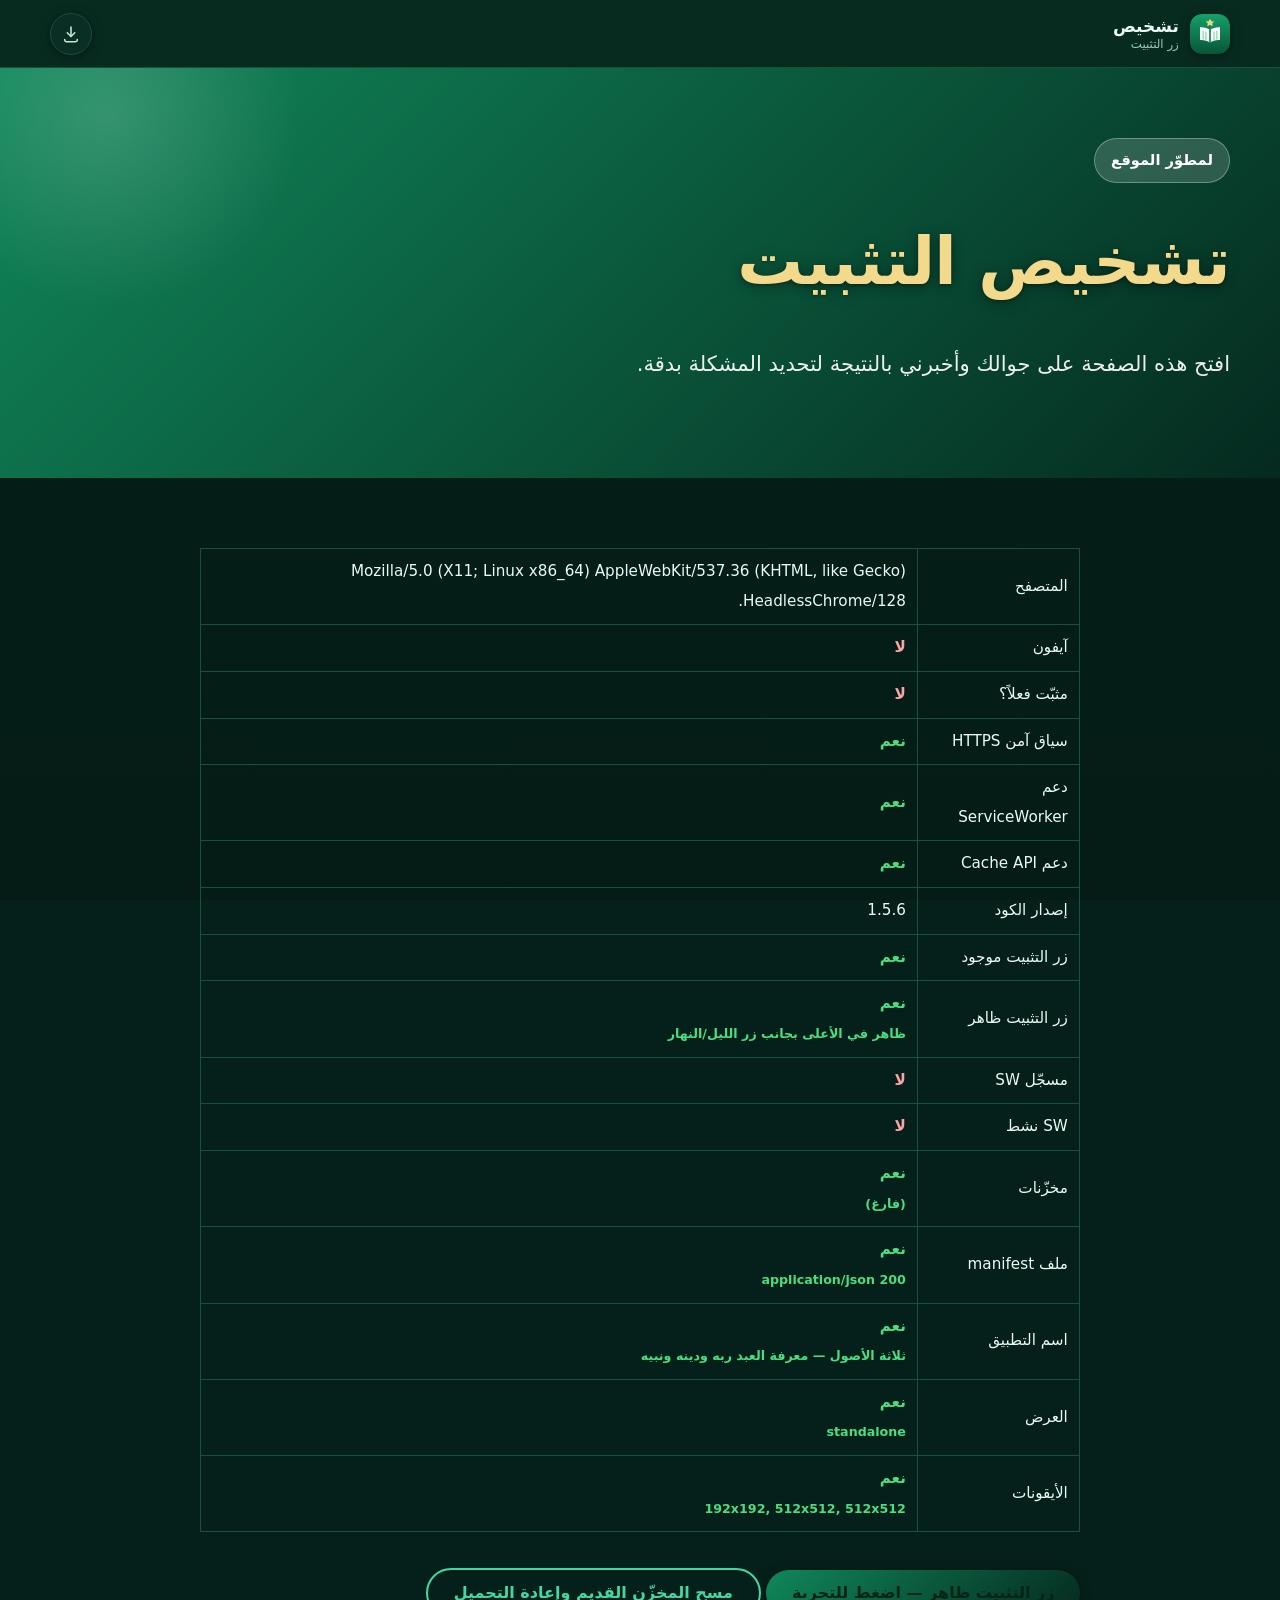
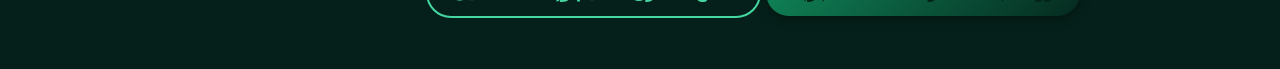
<file: diag.html>
<!DOCTYPE html>
<html lang="ar" dir="rtl">
<head>
<meta charset="UTF-8">
<meta name="viewport" content="width=device-width, initial-scale=1">
<title>تشخيص التثبيت | ثلاثة الأصول</title>
<meta name="theme-color" content="#0e8253">
<link rel="icon" href="assets/img/favicon-32.png" sizes="32x32" type="image/png">
<link rel="icon" href="assets/img/logo.svg" type="image/svg+xml">
<link rel="manifest" href="manifest.json">
<link rel="apple-touch-icon" href="assets/img/icon-180.png">
<meta name="mobile-web-app-capable" content="yes">
<meta name="apple-mobile-web-app-capable" content="yes">
<link rel="stylesheet" href="assets/css/styles.css">
<style>
.diag-table { margin: 1.2rem 0; border-collapse: collapse; width: 100%; font-size: .95rem; }
.diag-table td, .diag-table th { border: 1px solid var(--line); padding: .5rem .7rem; text-align: start; }
.diag-table th { background: var(--surface-2); }
.diag-ok { color: #4ade80; font-weight: 800; }
.diag-bad { color: #fca5a5; font-weight: 800; }
#wipeBtn { margin-top: 1rem; }
</style>
</head>
<body class="page">

<header class="header">
  <div class="container">
    <a class="brand" href="index.html" aria-label="الصفحة الرئيسية">
      <img src="assets/img/logo.svg" alt="شعار" width="40" height="40">
      <span class="brand-text"><b>تشخيص</b><small>زر التثبيت</small></span>
    </a>
    <div class="header-tools">
      <button class="icon-btn install-btn" type="button" id="installBtn" hidden title="تثبيت الموقع على الجهاز" aria-label="تثبيت الموقع على الجهاز">
        <svg viewBox="0 0 24 24" aria-hidden="true"><path d="M12 3.5v11"/><path d="m7.5 10.5 4.5 4.5 4.5-4.5"/><path d="M4.5 18.5v.8a2 2 0 0 0 2 2h11a2 2 0 0 0 2-2v-.8"/></svg>
      </button>
    </div>
  </div>
</header>

<section class="page-head">
  <div class="container">
    <span class="eyebrow">لمطوّر الموقع</span>
    <h1>تشخيص التثبيت</h1>
    <p class="lead">افتح هذه الصفحة على جوالك وأخبرني بالنتيجة لتحديد المشكلة بدقة.</p>
  </div>
</section>

<main class="prose">
  <div class="container-narrow">
    <table class="diag-table" id="diagTable"></table>
    <button class="btn" type="button" id="installTestBtn" hidden>جرّب زر التثبيت هنا</button>
    <button class="btn btn-ghost" type="button" id="wipeBtn">مسح المخزّن القديم وإعادة التحميل</button>
  </div>
</main>

<script src="assets/js/app.js"></script>
<script>
(function () {
  'use strict';
  var rows = [];
  function row(k, ok, note) {
    rows.push({ k: k, ok: ok, note: note || '' });
  }

  var isIOS = /iphone|ipad|ipod/i.test(navigator.userAgent || '');
  var installed = window.matchMedia('(display-mode: standalone)').matches || navigator.standalone === true;

  row('المتصفح', (navigator.userAgent || '').slice(0, 90), '');
  row('آيفون', isIOS, '');
  row('مثبّت فعلاً؟', installed, installed ? 'التطبيق مثبت — الزر يختفي عمداً' : '');
  row('سياق آمن HTTPS', window.isSecureContext, '');
  row('دعم ServiceWorker', 'serviceWorker' in navigator, '');
  row('دعم Cache API', typeof caches !== 'undefined', '');
  row('إصدار الكود', window.USUL_APP_VERSION || 'قديم — أعد تحميل الصفحة', '');

  function render() {
    document.getElementById('diagTable').innerHTML =
      rows.map(function (r) {
        return '<tr><td>' + r.k + '</td><td class="' + (r.ok === true ? 'diag-ok' : (r.ok === false ? 'diag-bad' : '')) + '">' +
          (r.ok === true ? 'نعم' : (r.ok === false ? 'لا' : r.ok)) +
          (r.note ? '<br><small>' + r.note + '</small>' : '') + '</td></tr>';
      }).join('');
  }

  var btn = document.getElementById('installBtn');
  row('زر التثبيت موجود', !!btn, '');
  var btnVisRow = { k: 'زر التثبيت ظاهر', ok: '…', note: 'يفحص بعد اكتمال التحميل' };
  rows.push(btnVisRow);
  var swRegRow = { k: 'مسجّل SW', ok: '…', note: 'يفحص بعد اكتمال التحميل' };
  rows.push(swRegRow);
  var swActRow = { k: 'SW نشط', ok: '…', note: '' };
  rows.push(swActRow);
  var cacheRow = { k: 'مخزّنات', ok: '…', note: '' };
  rows.push(cacheRow);
  var testBtn = document.getElementById('installTestBtn');
  if (btn) {
    testBtn.hidden = false;
    testBtn.addEventListener('click', function () {
      btn.click();
      setTimeout(function () {
        var g = !!document.querySelector('.guide');
        row('النافذة ظهرت بعد الضغط', g, g ? '' : 'الزر لا يبني النافذة — أخبر المطوّر');
        render();
      }, 400);
    });
  }
  render();

  // الفحوصات المتأخرة: بعد اكتمال التحميل وتشغيل كود الموقع بالكامل
  function lateChecks() {
    if (btn) {
      btnVisRow.ok = !btn.hidden;
      btnVisRow.note = btn.hidden ? 'مخفي (مثبّت فعلاً أو خلل)' : 'ظاهر في الأعلى بجانب زر الليل/النهار';
      testBtn.textContent = 'زر التثبيت ' + (btn.hidden ? 'مخفي' : 'ظاهر') + ' — اضغط للتجربة';
    }
    if ('serviceWorker' in navigator) {
      navigator.serviceWorker.getRegistration().then(function (reg) {
        swRegRow.ok = !!reg;
        swRegRow.note = reg ? reg.scope : '';
        swActRow.ok = !!(reg && reg.active);
        swActRow.note = reg && reg.active ? reg.active.state : '';
        render();
        return caches.keys();
      }).then(function (keys) {
        cacheRow.ok = true;
        cacheRow.note = keys.join(', ') || '(فارغ)';
        render();
      });
    }
    render();
  }
  if (document.readyState === 'complete') { lateChecks(); }
  else { window.addEventListener('load', lateChecks); }
  setTimeout(lateChecks, 2500);

  fetch('manifest.json').then(function (r) {
    row('ملف manifest', r.ok, r.status + ' ' + (r.headers.get('content-type') || ''));
    render();
    return r.ok ? r.json() : null;
  }).then(function (m) {
    if (m) {
      row('اسم التطبيق', true, m.name);
      row('العرض', m.display === 'standalone', m.display);
      row('الأيقونات', (m.icons || []).length >= 2, (m.icons || []).map(function (i) { return i.sizes; }).join(', '));
      render();
    }
  });

  document.getElementById('wipeBtn').addEventListener('click', function () {
    if (!confirm('سيمسح المخزّن القديم ويعيد التحميل. متابعة؟')) return;
    (async function () {
      try {
        var rs = await navigator.serviceWorker.getRegistrations();
        await Promise.all(rs.map(function (r) { return r.unregister(); }));
        var ks = await caches.keys();
        await Promise.all(ks.map(function (k) { return caches.delete(k); }));
        localStorage.removeItem('thalathat-al-usul-theme');
      } catch (e) { /* */ }
      location.reload();
    })();
  });
})();
</script>
</body>
</html>
</file>
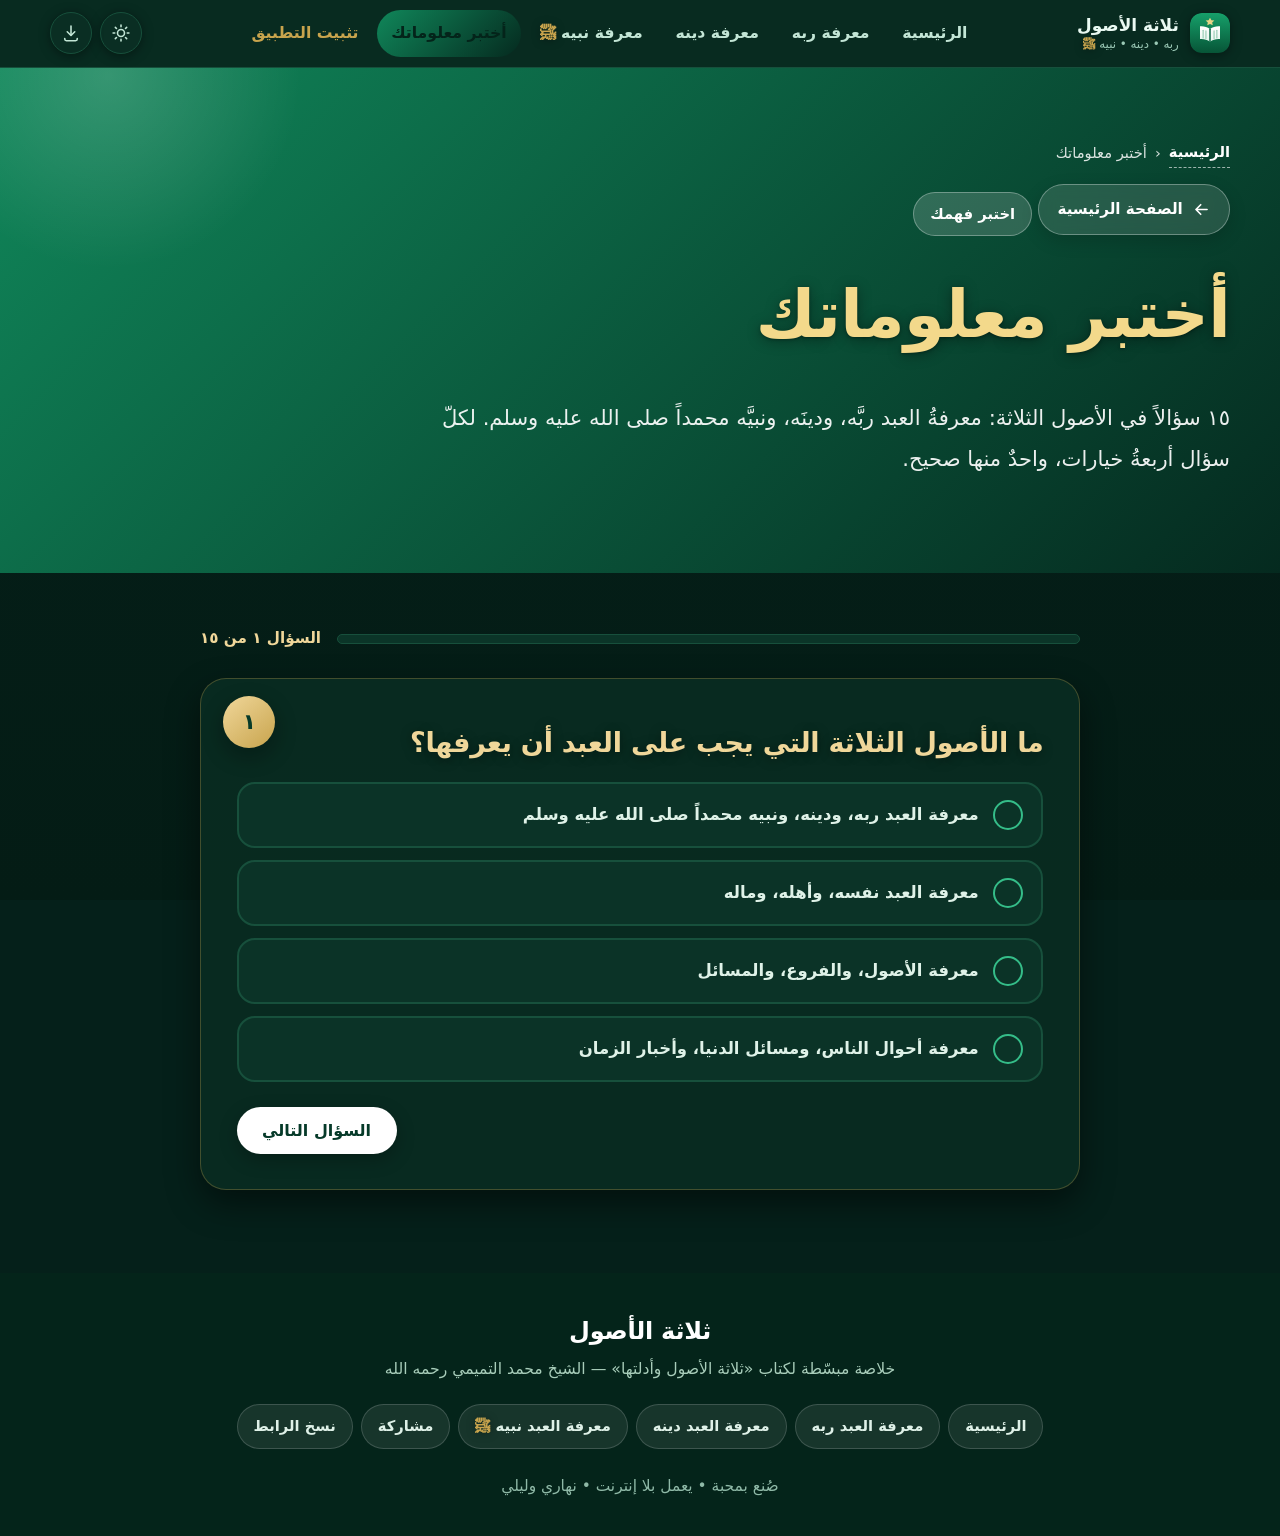
<file: quiz.html>
<!DOCTYPE html>
<html lang="ar" dir="rtl">
<head>
<meta charset="UTF-8">
<meta name="viewport" content="width=device-width, initial-scale=1">
<title>أختبر معلوماتك | ثلاثة الأصول</title>
<meta name="description" content="اختبار في الأصول الثلاثة: معرفة العبد ربه ودينه ونبيه محمد صلى الله عليه وسلم.">
<meta name="theme-color" content="#0e8253">
<link rel="icon" href="assets/img/favicon-32.png" sizes="32x32" type="image/png">
<link rel="icon" href="assets/img/logo.svg" type="image/svg+xml">
<link rel="manifest" href="manifest.json">
<link rel="apple-touch-icon" href="assets/img/icon-180.png">
<meta name="mobile-web-app-capable" content="yes">
<meta name="apple-mobile-web-app-capable" content="yes">
<meta name="apple-mobile-web-app-status-bar-style" content="black-translucent">
<meta name="apple-mobile-web-app-title" content="ثلاثة الأصول">
<link rel="stylesheet" href="assets/css/styles.css">
</head>
<body class="page">

<div class="progress" aria-hidden="true"><span id="progressBar"></span></div>

<header class="header">
  <div class="container">
    <a class="brand" href="index.html" aria-label="الصفحة الرئيسية — ثلاثة الأصول">
      <img src="assets/img/logo.svg" alt="شعار ثلاثة الأصول" width="40" height="40">
      <span class="brand-text">
        <b>ثلاثة الأصول</b>
        <small>ربه • دينه • نبيه <span class="hz">ﷺ</span></small>
      </span>
    </a>

    <nav class="nav" id="primaryNav" aria-label="التنقل الرئيسي">
      <a href="index.html">الرئيسية</a>
      <a href="asl-1.html">معرفة ربه</a>
      <a href="asl-2.html">معرفة دينه</a>
      <a href="asl-3.html">معرفة نبيه <span class="hz">ﷺ</span></a>
      <a href="quiz.html">أختبر معلوماتك</a>
      <a href="#" id="installNavLink" class="nav-install">تثبيت التطبيق</a>
    </nav>

    <div class="header-tools">
      <button class="icon-btn theme-toggle" type="button" aria-pressed="false" title="تبديل الوضع الليلي/النهاري" aria-label="تبديل الوضع الليلي/النهاري">
        <svg class="sun" viewBox="0 0 24 24" aria-hidden="true"><circle cx="12" cy="12" r="4.2"/><path d="M12 2.5v2M12 19.5v2M2.5 12h2M19.5 12h2M5.2 5.2l1.4 1.4M17.4 17.4l1.4 1.4M18.8 5.2l-1.4 1.4M6.6 17.4l-1.4 1.4"/></svg>
        <svg class="moon" viewBox="0 0 24 24" aria-hidden="true"><path d="M20.5 14.3A8.6 8.6 0 0 1 9.7 3.5a8.6 8.6 0 1 0 10.8 10.8z"/></svg>
      </button>
      <button class="icon-btn install-btn" type="button" id="installBtn" hidden title="تثبيت الموقع على الجهاز" aria-label="تثبيت الموقع على الجهاز">
        <svg viewBox="0 0 24 24" aria-hidden="true"><path d="M12 3.5v11"/><path d="m7.5 10.5 4.5 4.5 4.5-4.5"/><path d="M4.5 18.5v.8a2 2 0 0 0 2 2h11a2 2 0 0 0 2-2v-.8"/></svg>
      </button>
      <button class="icon-btn nav-toggle" type="button" aria-expanded="false" aria-controls="primaryNav" aria-label="فتح القائمة">
        <svg class="bars" viewBox="0 0 24 24" aria-hidden="true"><path d="M4 7h16M4 12h16M4 17h16"/></svg>
        <svg class="close" viewBox="0 0 24 24" aria-hidden="true"><path d="M6 6l12 12M18 6L6 18"/></svg>
      </button>
    </div>
  </div>
</header>

<section class="page-head">
  <div class="container">
    <nav class="crumbs" aria-label="مسار التصفح">
      <a href="index.html">الرئيسية</a>
      <span aria-hidden="true">‹</span>
      <span>أختبر معلوماتك</span>
    </nav>
    <a class="home-btn" href="index.html" aria-label="العودة إلى الصفحة الرئيسية">
      <svg viewBox="0 0 24 24" aria-hidden="true"><path d="M19 12H5M11 18l-6-6 6-6"/></svg>
      الصفحة الرئيسية
    </a>
    <span class="eyebrow">اختبر فهمك</span>
    <h1>أختبر معلوماتك</h1>
    <p class="lead">
      <span id="quizLeadCount">أسئلة</span> في الأصول الثلاثة: معرفةُ العبد ربَّه، ودينَه، ونبيَّه محمداً صلى الله عليه وسلم.
      لكلّ سؤال أربعةُ خيارات، واحدٌ منها صحيح.
    </p>
  </div>
</section>

<main class="prose">
  <div class="container-narrow">

    <!-- شريط التقدّم داخل الاختبار -->
    <div class="quiz-bar reveal" aria-hidden="true">
      <div class="quiz-bar-track"><span id="quizFill"></span></div>
      <span class="quiz-bar-text" id="quizProgress">السؤال ١ من ١٠</span>
    </div>

    <!-- بطاقة السؤال -->
    <section class="quiz-card reveal" id="quizCard">
      <div class="quiz-qnum" id="qNum">١</div>
      <h2 class="quiz-question" id="qText"></h2>
      <div class="quiz-options" id="qOptions" role="group" aria-label="الخيارات"></div>
      <div class="quiz-feedback" id="qFeedback" hidden>
        <div class="quiz-verdict" id="qVerdict"></div>
        <p class="quiz-why" id="qWhy"></p>
      </div>
      <div class="quiz-nav">
        <button class="btn" type="button" id="qNext" hidden>السؤال التالي</button>
      </div>
    </section>

    <!-- النتيجة -->
    <section class="quiz-result" id="quizResult" hidden>
      <div class="result-ring">
        <svg viewBox="0 0 120 120" aria-hidden="true">
          <circle class="ring-bg" cx="60" cy="60" r="52"></circle>
          <circle class="ring-fg" id="ringFg" cx="60" cy="60" r="52"></circle>
        </svg>
        <div class="result-score">
          <b id="scoreNum">٠</b>
          <span>من <span id="scoreTotal">١٠</span></span>
        </div>
      </div>
      <h2 class="result-title" id="resultTitle"></h2>
      <p class="result-text" id="resultText"></p>
      <div class="result-actions">
        <a class="btn btn-ghost" href="asl-1.html">راجع: معرفة ربه</a>
        <a class="btn btn-ghost" href="asl-2.html">راجع: معرفة دينه</a>
        <a class="btn btn-ghost" href="asl-3.html">راجع: معرفة نبيه <span class="hz">ﷺ</span></a>
      </div>
      <button class="btn" type="button" id="retryBtn">أعد الاختبار</button>
    </section>

    <!-- مراجعة الأخطاء -->
    <section class="quiz-review" id="quizReview" hidden>
      <h2 class="section-title">مراجعة الأخطاء</h2>
      <div id="reviewList"></div>
    </section>

  </div>
</main>

<footer class="footer">
  <div class="container">
    <h3>ثلاثة الأصول</h3>
    <p>خلاصة مبسّطة لكتاب «ثلاثة الأصول وأدلتها» — الشيخ محمد التميمي رحمه الله</p>
    <div class="footer-links">
      <a href="index.html">الرئيسية</a>
      <a href="asl-1.html">معرفة العبد ربه</a>
      <a href="asl-2.html">معرفة العبد دينه</a>
      <a href="asl-3.html">معرفة العبد نبيه <span class="hz">ﷺ</span></a>
      <a href="#" data-share>مشاركة</a>
      <a href="#" data-copy>نسخ الرابط</a>
    </div>
    <small>صُنع بمحبة • يعمل بلا إنترنت • نهاري وليلي</small>
  </div>
</footer>

<button class="to-top" type="button" aria-label="العودة إلى أعلى الصفحة">
  <svg viewBox="0 0 24 24" aria-hidden="true"><path d="M12 19V5M5 12l7-7 7 7"/></svg>
</button>

<script src="assets/js/app.js"></script>
<script src="assets/js/quiz-data.js"></script>
<script src="assets/js/quiz.js"></script>
</body>
</html>
</file>
<file: assets/css/styles.css>
/* ==========================================================================
   ثلاثة الأصول — ملف التنسيق الرئيسي
   الألوان: الأخضر والأبيض  |  الوضعان: النهاري والليلي
   ========================================================================== */

/* ---------- 1. المتغيرات ---------- */
:root {
  --green-950: #04241a;
  --green-900: #063a29;
  --green-800: #075537;
  --green-700: #0a6b45;
  --green-600: #0e8253;
  --green-500: #12a06a;
  --green-400: #35bd89;
  --green-100: #d9f2e6;
  --green-50: #edf9f3;
  --gold: #c8a44d;
  --gold-soft: #f0d79a;
  --gold-deep: #8a6a12;
  --gold-bright: #f3d98b;

  --bg: #f5fbf8;
  --bg-alt: #eaf7f1;
  --surface: #ffffff;
  --surface-2: #f2faf6;
  --text: #0d2019;
  --text-soft: #3f6355;
  --muted: #618577;
  --line: #d6ebe0;
  --accent: var(--green-700);
  --accent-soft: var(--green-100);
  --on-accent: #ffffff;
  --shadow-sm: 0 2px 10px rgba(6, 58, 41, .07);
  --shadow-md: 0 12px 30px rgba(6, 58, 41, .10);
  --shadow-lg: 0 26px 60px rgba(6, 58, 41, .16);
  --ring: 0 0 0 4px rgba(18, 160, 106, .28);

  --grad-title: linear-gradient(120deg, var(--green-800) 0%, var(--green-500) 55%, var(--green-700) 100%);
  --grad-brand: linear-gradient(135deg, var(--green-600) 0%, var(--green-800) 100%);

  --r-sm: 12px;
  --r-md: 18px;
  --r-lg: 26px;
  --r-pill: 999px;

  --header-h: 68px;
  --ease: cubic-bezier(.22, .61, .36, 1);
  --t-fast: .18s var(--ease);
  --t: .32s var(--ease);
  --t-slow: .6s var(--ease);

  --font-body: "Noto Naskh Arabic", "Segoe UI", Tahoma, "Geeza Pro", "Arabic Typesetting",
    "Traditional Arabic", system-ui, -apple-system, sans-serif;
  --font-display: "Cairo", "Tajawal", "Noto Kufi Arabic", "Segoe UI", Tahoma, "Geeza Pro", system-ui, sans-serif;
  --font-quran: "Noto Naskh Arabic", "Traditional Arabic", "Amiri", "Scheherazade New", serif;
}

[data-theme="dark"] {
  --bg: #04120c;
  --bg-alt: #072018;
  --surface: #0a2119;
  --surface-2: #0d2a20;
  --text: #e8f6ef;
  --text-soft: #bcdcca;
  --muted: #8fb9a7;
  --line: #17402f;
  --accent: #3ecf9a;
  --accent-soft: #0d3a2a;
  --on-accent: #04241a;
  --shadow-sm: 0 2px 12px rgba(0, 0, 0, .40);
  --shadow-md: 0 14px 34px rgba(0, 0, 0, .48);
  --shadow-lg: 0 28px 64px rgba(0, 0, 0, .58);
  --ring: 0 0 0 4px rgba(62, 207, 154, .30);
  --grad-title: linear-gradient(120deg, #7ef0c0 0%, #ffffff 45%, #35bd89 100%);
  --grad-brand: linear-gradient(135deg, #0e8253 0%, #052e20 100%);
}

/* ---------- 2. الأساس ---------- */
*, *::before, *::after { box-sizing: border-box; }

html {
  scroll-behavior: smooth;
  scroll-padding-top: calc(var(--header-h) + 18px);
  -webkit-text-size-adjust: 100%;
}

body {
  margin: 0;
  font-family: var(--font-body);
  font-size: clamp(1.02rem, .96rem + .28vw, 1.16rem);
  line-height: 1.95;
  color: var(--text);
  background: var(--bg);
  overflow-x: hidden;
  min-height: 100vh;
  /* backwards فقط: بعد انتهاء الحركة لا يبقى أي transform على body،
     لأن بقاءه (both) يجعل body حاوية لت定位 العناصر الثابتة
     فيُحسب top:50% من طول الصفحة بدل الشاشة */
  animation: page-in .5s var(--ease) backwards;
  transition: background-color var(--t), color var(--t);
}

body.leaving { opacity: 0; transform: translateY(-10px) scale(.995); transition: opacity .26s var(--ease), transform .26s var(--ease); }

@keyframes page-in { from { opacity: 0; transform: translateY(12px); } to { opacity: 1; transform: none; } }

h1, h2, h3, h4 {
  font-family: var(--font-display);
  font-weight: 800;
  line-height: 1.35;
  margin: 0 0 .5em;
  letter-spacing: -.01em;
}

h1 { font-size: clamp(2.1rem, 1.3rem + 4vw, 4.1rem); }
h2 { font-size: clamp(1.55rem, 1.15rem + 1.9vw, 2.5rem); }
h3 { font-size: clamp(1.15rem, 1rem + .7vw, 1.5rem); }
p  { margin: 0 0 1.1em; }

a { color: var(--accent); text-decoration: none; transition: color var(--t-fast); }
a:hover { color: var(--green-500); }
img { max-width: 100%; display: block; }
ul, ol { margin: 0 0 1.1em; padding-inline-start: 1.4em; }
li { margin-bottom: .45em; }
li::marker { color: var(--accent); }

:focus-visible {
  outline: none;
  box-shadow: var(--ring);
  border-radius: var(--r-sm);
}

::selection { background: var(--accent); color: var(--on-accent); }

/* ---------- 3. أدوات مساعدة ---------- */
.container { width: min(1180px, 100% - 2.2rem); margin-inline: auto; }
.container-narrow { width: min(880px, 100% - 2.2rem); margin-inline: auto; }
.section { padding-block: clamp(2.6rem, 1.6rem + 3.4vw, 5rem); }
.center { text-align: center; }
.lead { font-size: clamp(1.06rem, 1rem + .45vw, 1.32rem); color: var(--text-soft); }
.muted { color: var(--muted); }
.sr-only {
  position: absolute; width: 1px; height: 1px; padding: 0; margin: -1px;
  overflow: hidden; clip: rect(0 0 0 0); white-space: nowrap; border: 0;
}

/* عنوان عريض جذّاب */
.headline {
  font-family: var(--font-display);
  font-weight: 800;
  font-size: clamp(1.9rem, 1.1rem + 3.6vw, 3.6rem);
  line-height: 1.28;
  background: var(--grad-title);
  -webkit-background-clip: text;
  background-clip: text;
  color: transparent;
  margin: 0 0 .35em;
}

.section-title { position: relative; display: inline-block; margin-bottom: 1.2rem; }
.section-title::after {
  content: "";
  position: absolute;
  inset-inline-start: 0;
  bottom: -.45em;
  width: 74px; height: 5px;
  border-radius: var(--r-pill);
  background: var(--grad-brand);
}
.section-title.centered { display: block; text-align: center; }
.section-title.centered::after { left: 50%; transform: translateX(-50%); }

.eyebrow {
  display: inline-flex; align-items: center; gap: .5rem;
  background: var(--accent-soft); color: var(--accent);
  border: 1px solid var(--line);
  padding: .42rem 1rem; border-radius: var(--r-pill);
  font-weight: 700; font-size: .92rem; margin-bottom: 1rem;
}

/* أزرار */
.btn {
  --btn-bg: var(--grad-brand);
  display: inline-flex; align-items: center; justify-content: center; gap: .6rem;
  padding: .85rem 1.6rem;
  border: 0; border-radius: var(--r-pill);
  background: var(--btn-bg); color: var(--on-accent);
  font-family: var(--font-display); font-weight: 700; font-size: 1rem;
  cursor: pointer; box-shadow: var(--shadow-sm);
  transition: transform var(--t-fast), box-shadow var(--t), filter var(--t-fast);
  position: relative; overflow: hidden;
}
.btn:hover { transform: translateY(-3px); box-shadow: var(--shadow-md); color: var(--on-accent); filter: brightness(1.06); }
.btn:active { transform: translateY(-1px) scale(.99); }
.btn-ghost {
  background: transparent; color: var(--accent);
  border: 2px solid var(--accent); box-shadow: none;
}
.btn-ghost:hover { background: var(--accent-soft); color: var(--accent); }
.btn-light { background: rgba(255,255,255,.95); color: var(--green-800); }
[data-theme="dark"] .btn-light { background: #e9f7f0; color: var(--green-900); }
.btn-row { display: flex; flex-wrap: wrap; gap: .8rem; justify-content: center; margin-top: 1.8rem; }

/* ---------- 4. شريط تقدّم القراءة ---------- */
.progress {
  position: fixed; inset-block-start: 0; inset-inline: 0;
  height: 4px; background: transparent; z-index: 90; pointer-events: none;
}
.progress span {
  display: block; height: 100%; width: 0;
  background: linear-gradient(90deg, var(--green-500), var(--gold-soft), var(--green-600));
  border-radius: 0 var(--r-pill) var(--r-pill) 0;
  box-shadow: 0 0 12px rgba(18,160,106,.55);
  transition: width .1s linear;
}

/* ---------- 5. الترويسة ---------- */
.header {
  position: sticky; top: 0; z-index: 80;
  height: var(--header-h);
  display: flex; align-items: center;
  background: color-mix(in srgb, var(--surface) 82%, transparent);
  backdrop-filter: saturate(160%) blur(14px);
  -webkit-backdrop-filter: saturate(160%) blur(14px);
  border-bottom: 1px solid var(--line);
  transition: box-shadow var(--t), background-color var(--t), border-color var(--t);
}
.header.scrolled { box-shadow: var(--shadow-sm); }
.header .container { display: flex; align-items: center; gap: 1rem; justify-content: space-between; }

.brand { display: flex; align-items: center; gap: .7rem; color: var(--text); font-weight: 800; }
.brand:hover { color: var(--text); }
.brand img { width: 40px; height: 40px; border-radius: 12px; box-shadow: var(--shadow-sm); transition: transform var(--t); }
.brand:hover img { transform: rotate(-6deg) scale(1.06); }
.brand-text { display: flex; flex-direction: column; line-height: 1.25; }
.brand-text b { font-family: var(--font-display); font-size: 1.06rem; }
.brand-text small { color: var(--muted); font-size: .74rem; font-weight: 500; }

.nav { display: flex; align-items: center; gap: .25rem; }
.nav a {
  padding: .5rem .9rem; border-radius: var(--r-pill);
  color: var(--text-soft); font-weight: 600; font-size: .98rem;
  transition: background-color var(--t-fast), color var(--t-fast), transform var(--t-fast);
}
.nav a:hover { background: var(--accent-soft); color: var(--accent); transform: translateY(-1px); }
.nav a[aria-current="page"] { background: var(--grad-brand); color: var(--on-accent); }
/* رابط التثبيت في القائمة — مميّز بالذهبي */
.nav a.nav-install { color: var(--gold-deep, #8a6a12); font-weight: 800; }
.nav a.nav-install:hover { background: rgba(200, 164, 77, .18); color: var(--gold-deep, #8a6a12); }
[data-theme="dark"] .nav a.nav-install,
body.page .nav a.nav-install { color: var(--gold, #c8a44d); }
[data-theme="dark"] .nav a.nav-install:hover,
body.page .nav a.nav-install:hover { background: rgba(200, 164, 77, .16); color: var(--gold-soft, #f0d79a); }

.header-tools { display: flex; align-items: center; gap: .5rem; }

.icon-btn {
  width: 42px; height: 42px; display: grid; place-items: center;
  border-radius: var(--r-pill); border: 1px solid var(--line);
  background: var(--surface); color: var(--text-soft); cursor: pointer;
  box-shadow: var(--shadow-sm);
  transition: transform var(--t), background-color var(--t-fast), color var(--t-fast), border-color var(--t-fast);
}
.icon-btn:hover { transform: translateY(-2px) rotate(-8deg); color: var(--accent); border-color: var(--accent); }
.icon-btn svg { width: 20px; height: 20px; fill: none; stroke: currentColor; stroke-width: 1.9; stroke-linecap: round; stroke-linejoin: round; }
/* hidden يجب أن يُخفي الزر فعلاً رغم display:grid */
.icon-btn[hidden] { display: none; }
.theme-toggle .moon { display: none; }
[data-theme="dark"] .theme-toggle .sun { display: none; }
[data-theme="dark"] .theme-toggle .moon { display: block; }

.nav-toggle { display: none; }

/* ---------- 6. البطل (الصفحة الرئيسية) ---------- */
.hero {
  position: relative;
  min-height: min(88vh, 820px);
  display: grid; place-items: center;
  text-align: center;
  padding: clamp(3rem, 2rem + 5vw, 6rem) 0;
  overflow: hidden;
  isolation: isolate;
}
.hero-media { position: absolute; inset: 0; z-index: -2; }
.hero-media img {
  width: 100%; height: 100%; object-fit: cover;
  animation: hero-zoom 16s var(--ease) both;
}
@keyframes hero-zoom { from { transform: scale(1.1); } to { transform: scale(1); } }
.hero-media::after {
  content: ""; position: absolute; inset: 0;
  background:
    linear-gradient(180deg, rgba(4,36,26,.80) 0%, rgba(6,58,41,.86) 45%, rgba(4,36,26,.94) 100%),
    radial-gradient(120% 80% at 50% 0%, rgba(18,160,106,.45), transparent 60%);
}
.hero-inner { color: #fff; max-width: 900px; }
.hero h1 { color: #fff; text-shadow: 0 10px 40px rgba(0,0,0,.45); margin-bottom: .35em; margin-top: 0; }
.hero h1 .accent { color: var(--gold-soft); }
.hero .lead { color: rgba(255,255,255,.9); max-width: 44ch; margin-inline: auto; }
.hero .eyebrow { background: rgba(255,255,255,.14); color: #fff; border-color: rgba(255,255,255,.28); backdrop-filter: blur(6px); }
/* زر شفاف فوق خلفية داكنة */
.hero .btn-ghost {
  color: #fff;
  border-color: rgba(255,255,255,.65);
  background: rgba(255,255,255,.08);
  backdrop-filter: blur(6px);
}
.hero .btn-ghost:hover {
  background: rgba(255,255,255,.2);
  color: #fff;
  border-color: #fff;
}
.hero-badges { display: flex; flex-wrap: wrap; gap: .6rem; justify-content: center; margin-top: 1.6rem; }

/* السؤال والجواب في الواجهة */
.hero-question {
  margin: 1.5rem auto .6rem;
  max-width: 52ch;
  font-family: var(--font-display);
  font-size: clamp(1rem, .94rem + .5vw, 1.22rem);
  font-weight: 600;
  color: rgba(255, 255, 255, .92);
  line-height: 1.9;
}
.hero-answer {
  /* يناسب حجم الكتابة تماماً */
  width: fit-content;
  max-width: 100%;
  margin: 0 auto;
  font-family: var(--font-display);
  font-size: clamp(1.05rem, .95rem + .6vw, 1.35rem);
  font-weight: 800;
  line-height: 1.9;
  color: #ffffff;
  padding: .8rem 1.4rem;
  border-radius: var(--r-lg);
  background: linear-gradient(150deg, rgba(8, 58, 41, .82) 0%, rgba(4, 36, 26, .88) 100%);
  border: 2px solid rgba(200, 164, 77, .55);
  box-shadow:
    inset 0 1px 0 rgba(255, 255, 255, .14),
    0 10px 30px rgba(0, 0, 0, .3);
  backdrop-filter: blur(8px);
  position: relative;
  transition: transform var(--t), box-shadow var(--t), border-color var(--t);
}
.hero-answer .hz { color: var(--gold-soft, #f0d79a); }
[data-theme="dark"] .hero-answer {
  color: #ffffff;
  background: linear-gradient(150deg, rgba(4, 30, 22, .92) 0%, rgba(3, 20, 15, .94) 100%);
  border-color: rgba(200, 164, 77, .45);
}
.hero-answer:hover {
  transform: translateY(-4px);
  border-color: rgba(240, 215, 154, .8);
  box-shadow:
    inset 0 1px 0 rgba(255, 255, 255, .2),
    0 16px 40px rgba(0, 0, 0, .38);
}
[data-theme="dark"] .hero-answer:hover { border-color: rgba(240, 215, 154, .75); }
/* بدون أسهم في الطرفين — الإطار بسيط يناسب النص فقط */
.hero-answer::before,
.hero-answer::after { content: none; }
.hero-badges > span {
  padding: .45rem 1.05rem; border-radius: var(--r-pill);
  background: rgba(255,255,255,.12); border: 1px solid rgba(255,255,255,.26);
  font-weight: 700; font-size: .92rem; backdrop-filter: blur(6px);
  transition: transform var(--t-fast), background-color var(--t-fast);
}
.hero-badges > span:hover { transform: translateY(-3px); background: rgba(255,255,255,.22); }
.scroll-hint {
  position: absolute; inset-block-end: 1.4rem; left: 50%;
  transform: translateX(-50%);
  color: rgba(255,255,255,.8); font-size: .82rem;
  display: grid; justify-items: center; gap: .3rem;
}
.scroll-hint i {
  width: 22px; height: 34px; border: 2px solid rgba(255,255,255,.55); border-radius: var(--r-pill);
  position: relative;
}
.scroll-hint i::after {
  content: ""; position: absolute; left: 50%; top: 7px;
  width: 4px; height: 7px; border-radius: 2px; background: #fff;
  transform: translateX(-50%); animation: dot 1.8s var(--ease) infinite;
}
@keyframes dot { 0%,100% { opacity: 0; transform: translate(-50%, 0); } 40% { opacity: 1; transform: translate(-50%, 8px); } }

/* ---------- 7. بطاقات الأصول ---------- */
.cards { display: grid; gap: 1.4rem; grid-template-columns: repeat(auto-fit, minmax(275px, 1fr)); }

.card {
  position: relative; display: flex; flex-direction: column; gap: .7rem;
  padding: 2rem 1.7rem 1.8rem;
  background: var(--surface); border: 1px solid var(--line);
  border-radius: var(--r-lg); box-shadow: var(--shadow-sm);
  text-decoration: none; color: var(--text); overflow: hidden;
  transition: transform var(--t), box-shadow var(--t), border-color var(--t), background-color var(--t);
}
.card::before {
  content: ""; position: absolute; inset-block-start: 0; inset-inline: 0; height: 5px;
  background: var(--grad-brand);
  transform: scaleX(0); transform-origin: right;
  transition: transform var(--t-slow);
}
.card:hover, .card:focus-visible {
  transform: translateY(-9px);
  box-shadow: var(--shadow-lg);
  border-color: var(--green-400);
  color: var(--text);
}
.card:hover::before, .card:focus-visible::before { transform: scaleX(1); }

.card-icon {
  width: 74px; height: 74px; border-radius: 22px;
  display: grid; place-items: center; margin-bottom: .3rem;
  background: var(--accent-soft); color: var(--accent);
  box-shadow: inset 0 0 0 1px var(--line);
  transition: transform var(--t), background-color var(--t), color var(--t);
}
.card-icon svg { width: 38px; height: 38px; fill: none; stroke: currentColor; stroke-width: 1.6; stroke-linecap: round; stroke-linejoin: round; }
.card:hover .card-icon {
  transform: translateY(-4px) rotate(-7deg) scale(1.06);
  background: var(--grad-brand); color: var(--on-accent);
}
.card-num {
  position: absolute; inset-block-start: 1.2rem; inset-inline-end: 1.6rem;
  font-family: var(--font-display); font-size: 2.4rem; font-weight: 800;
  color: var(--accent); opacity: .16; line-height: 1;
  transition: opacity var(--t), transform var(--t);
}
.card:hover .card-num { opacity: .32; transform: scale(1.12); }
.card h3 { margin: 0; }
.card p { margin: 0; color: var(--text-soft); font-size: 1rem; line-height: 1.85; }
.card-cta {
  margin-top: auto; padding-top: .9rem;
  display: inline-flex; align-items: center; gap: .45rem;
  color: var(--accent); font-weight: 700;
}
.card-cta svg { width: 18px; height: 18px; fill: none; stroke: currentColor; stroke-width: 2.2; stroke-linecap: round; stroke-linejoin: round; transition: transform var(--t-fast); }
.card:hover .card-cta svg { transform: translateX(-6px); }

/* ---------- 7ب. الإطار الذهبي حول الأصول الثلاثة ---------- */
.cards-frame {
  position: relative;
  margin-top: 2.4rem;
  padding: clamp(1.1rem, .5rem + 1.6vw, 1.9rem);
  border-radius: calc(var(--r-lg) + 12px);
  background:
    linear-gradient(160deg, rgba(240, 215, 154, .16) 0%, rgba(200, 164, 77, .06) 45%, rgba(240, 215, 154, .12) 100%);
  border: 2px solid rgba(200, 164, 77, .55);
  box-shadow:
    0 0 0 6px rgba(200, 164, 77, .08),
    0 24px 56px rgba(6, 58, 41, .18),
    inset 0 1px 0 rgba(255, 255, 255, .35);
  transition: border-color var(--t), box-shadow var(--t);
}
.cards-frame:hover {
  border-color: rgba(200, 164, 77, .85);
  box-shadow:
    0 0 0 7px rgba(200, 164, 77, .12),
    0 28px 64px rgba(6, 58, 41, .24),
    inset 0 1px 0 rgba(255, 255, 255, .45);
}
/* زوايا مزخرفة */
.frame-corner {
  position: absolute;
  width: 26px; height: 26px;
  border: 3px solid var(--gold);
  opacity: .9;
  transition: opacity var(--t), width var(--t), height var(--t);
}
.cards-frame:hover .frame-corner { opacity: 1; width: 30px; height: 30px; }
.frame-corner.tl { top: 10px; inset-inline-start: 10px; border-inline-end: 0; border-block-end: 0; border-start-start-radius: 12px; }
.frame-corner.tr { top: 10px; inset-inline-end: 10px; border-inline-start: 0; border-block-end: 0; border-start-end-radius: 12px; }
.frame-corner.bl { bottom: 10px; inset-inline-start: 10px; border-inline-end: 0; border-block-start: 0; border-end-start-radius: 12px; }
.frame-corner.br { bottom: 10px; inset-inline-end: 10px; border-inline-start: 0; border-block-start: 0; border-end-end-radius: 12px; }

/* وضع ليلي */
[data-theme="dark"] .cards-frame {
  background:
    linear-gradient(160deg, rgba(240, 215, 154, .13) 0%, rgba(200, 164, 77, .05) 45%, rgba(240, 215, 154, .1) 100%);
  border-color: rgba(200, 164, 77, .5);
  box-shadow:
    0 0 0 6px rgba(200, 164, 77, .06),
    0 24px 56px rgba(0, 0, 0, .45),
    inset 0 1px 0 rgba(255, 255, 255, .08);
}
[data-theme="dark"] .cards-frame:hover {
  border-color: rgba(240, 215, 154, .8);
  box-shadow:
    0 0 0 7px rgba(200, 164, 77, .1),
    0 28px 64px rgba(0, 0, 0, .55),
    inset 0 1px 0 rgba(255, 255, 255, .12);
}
[data-theme="dark"] .frame-corner { border-color: var(--gold-soft); }

/* البطاقات داخل الإطار: بلا حدّ منفرد لتظهر الحدود unified */
.cards-frame .cards { margin-top: 0; }
.cards-frame .card {
  background: color-mix(in srgb, var(--surface) 88%, transparent);
  backdrop-filter: blur(4px);
}
[data-theme="dark"] .cards-frame .card { background: rgba(10, 46, 35, .78); }
.cards-frame .card::before { background: linear-gradient(90deg, var(--gold-soft), var(--gold), var(--gold-soft)); }

/* ---------- 8. أقسام المحتوى ---------- */
.band { background: var(--bg-alt); border-block: 1px solid var(--line); }

.info-grid { display: grid; gap: 1.2rem; grid-template-columns: repeat(auto-fit, minmax(240px, 1fr)); }
.info-item {
  padding: 1.5rem 1.4rem; border-radius: var(--r-md);
  background: var(--surface); border: 1px solid var(--line);
  transition: transform var(--t), box-shadow var(--t), border-color var(--t);
}
.info-item:hover { transform: translateY(-6px); box-shadow: var(--shadow-md); border-color: var(--green-400); }
.info-item b { display: block; font-family: var(--font-display); font-size: 1.1rem; margin-bottom: .35rem; color: var(--accent); }

/* ---------- 9. ترويسة الصفحات الداخلية ---------- */
.page-head {
  position: relative; overflow: hidden; isolation: isolate;
  padding-block: clamp(2.6rem, 2rem + 3vw, 4.4rem);
  background: var(--grad-brand); color: #fff;
}
.page-head::after {
  content: ""; position: absolute; inset-block-start: -40%; inset-inline-end: -8%;
  width: 420px; height: 420px; border-radius: 50%;
  background: radial-gradient(circle, rgba(255,255,255,.16), transparent 65%);
  z-index: -1;
}
.page-head h1 {
  color: var(--gold-bright, #f3d98b);
  margin-bottom: .3em;
  line-height: 1.9;
  text-shadow: 0 2px 14px rgba(0, 0, 0, .38), 0 1px 3px rgba(0, 0, 0, .3);
}
/* عنوان فرعي أسفل العنوان الرئيسي في صفحات الأصول */
.page-head .lead-title {
  margin: .2rem 0 1rem;
  font-family: var(--font-display);
  font-size: clamp(1.25rem, 1.05rem + .9vw, 1.7rem);
  line-height: 1.8;
  color: var(--gold, #c8a44d);
}
.page-head .lead + .lead { margin-top: .9rem; }
/* رمز ﷺ وحده داخل العناوين: يحتاج ارتفاع سطر أكبر */
.page-head h1 .honorific {
  font-size: .72em;
  vertical-align: middle;
  line-height: 1;
  display: inline-block;
  margin-inline-start: .1em;
  white-space: nowrap;
}
.page-head .lead { color: rgba(255,255,255,.92); max-width: 60ch; }
[data-theme="dark"] .page-head h1 {
  color: var(--gold-soft, #f0d79a);
  text-shadow: 0 2px 16px rgba(0, 0, 0, .55);
}
.page-head .eyebrow { background: rgba(255,255,255,.16); color: #fff; border-color: rgba(255,255,255,.3); }
[data-theme="dark"] .page-head { background: var(--grad-brand); }
[data-theme="dark"] .page-head .lead { color: #d6ece1; }

.crumbs { display: flex; flex-wrap: wrap; gap: .5rem; align-items: center; font-size: .92rem; color: rgba(255,255,255,.85); margin-bottom: 1rem; }
.crumbs a { color: #fff; font-weight: 700; border-bottom: 1px dashed rgba(255,255,255,.6); }
.crumbs a:hover { color: var(--gold-soft); border-color: var(--gold-soft); }

/* زر العودة للرئيسية داخل ترويسة الصفحات */
.home-btn {
  display: inline-flex; align-items: center; gap: .55rem;
  padding: .6rem 1.15rem;
  border-radius: var(--r-pill);
  background: rgba(255, 255, 255, .12);
  border: 1px solid rgba(255, 255, 255, .32);
  color: #fff; font-family: var(--font-display); font-weight: 700; font-size: .95rem;
  backdrop-filter: blur(8px);
  box-shadow: 0 6px 18px rgba(0, 0, 0, .16);
  transition: transform var(--t), background-color var(--t), border-color var(--t), box-shadow var(--t);
}
.home-btn svg {
  width: 19px; height: 19px; flex: none;
  fill: none; stroke: currentColor; stroke-width: 2.1;
  stroke-linecap: round; stroke-linejoin: round;
  transition: transform var(--t);
}
.home-btn:hover {
  color: #fff;
  background: rgba(255, 255, 255, .22);
  border-color: rgba(255, 255, 255, .6);
  transform: translateY(-3px);
  box-shadow: 0 12px 26px rgba(0, 0, 0, .24);
}
.home-btn:hover svg { transform: translateX(4px) rotate(-12deg); }
.home-btn:active { transform: translateY(-1px) scale(.99); }

/* ---------- 10. محتوى الصفحة ---------- */
/* ---------- 8ب. مربعات المسائل الأربع ---------- */
.steps-lead {
  display: inline-grid; gap: .4rem;
  margin: 1.4rem auto 0; padding: 0; list-style: none;
  text-align: start;
  counter-reset: step;
}
.steps-lead li {
  position: relative; padding-inline-start: 2.1rem; margin: 0;
  color: var(--text-soft); font-size: 1.04rem; line-height: 1.95;
}
.steps-lead li::before {
  counter-increment: step; content: counter(step);
  position: absolute; inset-inline-start: 0; inset-block-start: .28em;
  width: 1.5rem; height: 1.5rem; border-radius: 50%;
  display: grid; place-items: center;
  background: var(--grad-brand); color: var(--on-accent);
  font-size: .82rem; font-weight: 800; font-family: var(--font-display);
}
.steps-lead b { color: var(--accent); font-family: var(--font-display); }
/* فقرة الربط بين الأصول الثلاثة والمسائل الأربع */
.bridge-text {
  max-width: 62ch;
  margin: 1.1rem auto 0;
  color: var(--text-soft);
  font-size: 1.02rem;
  line-height: 2.05;
}

.masafiq {
  display: grid; gap: 1.3rem; margin-top: 2.4rem;
  position: relative;
  padding: clamp(1.1rem, .5rem + 1.6vw, 1.9rem);
  border-radius: calc(var(--r-lg) + 12px);
  background: linear-gradient(160deg, rgba(240,215,154,.15) 0%, rgba(200,164,77,.05) 45%, rgba(240,215,154,.11) 100%);
  border: 2px solid rgba(200, 164, 77, .55);
  box-shadow:
    0 0 0 6px rgba(200, 164, 77, .08),
    0 24px 56px rgba(6, 58, 41, .18),
    inset 0 1px 0 rgba(255, 255, 255, .35);
  transition: border-color var(--t), box-shadow var(--t);
}
.masafiq:hover {
  border-color: rgba(200, 164, 77, .85);
  box-shadow:
    0 0 0 7px rgba(200, 164, 77, .12),
    0 28px 64px rgba(6, 58, 41, .24),
    inset 1px 0 0 rgba(255, 255, 255, .45);
}
/* زوايا ذهبية مزخرفة */
.masafiq::before, .masafiq::after {
  content: ""; position: absolute;
  width: 26px; height: 26px;
  border: 3px solid var(--gold);
  opacity: .9;
  transition: opacity var(--t), width var(--t), height var(--t);
}
.masafiq::before {
  top: 10px; inset-inline-start: 10px;
  border-inline-end: 0; border-block-end: 0;
  border-start-start-radius: 12px;
}
.masafiq::after {
  bottom: 10px; inset-inline-end: 10px;
  border-inline-start: 0; border-block-start: 0;
  border-end-end-radius: 12px;
}
.masafiq:hover::before, .masafiq:hover::after { opacity: 1; width: 30px; height: 30px; }

.masafa-card {
  position: relative;
  padding: 1.9rem 1.8rem 1.7rem;
  border-radius: var(--r-md);
  background: color-mix(in srgb, var(--surface) 90%, transparent);
  border: 1px solid var(--line);
  box-shadow: var(--shadow-sm);
  transition: transform var(--t), box-shadow var(--t), border-color var(--t), background-color var(--t);
}
.masafa-card:hover {
  transform: translateY(-6px);
  box-shadow: var(--shadow-md);
  border-color: var(--green-400);
  background: var(--surface);
}
.masafa-num {
  position: absolute; inset-block-start: 1.1rem; inset-inline-end: 1.4rem;
  width: 46px; height: 46px; border-radius: 50%;
  display: grid; place-items: center;
  background: linear-gradient(140deg, var(--gold-soft), var(--gold));
  color: var(--green-900, #04241a);
  font-family: var(--font-display); font-weight: 800; font-size: 1.2rem;
  box-shadow: 0 6px 16px rgba(0, 0, 0, .18);
}
.masafa-head { margin-bottom: .8rem; padding-inline-end: 3.6rem; }
.masafa-head h3 {
  margin: 0 0 .5rem; color: var(--accent);
  font-size: clamp(1.15rem, 1.02rem + .65vw, 1.5rem);
}
.masafa-tag {
  margin: 0 0 .3rem;
  font-size: .95rem; font-weight: 700;
  color: var(--gold-deep, #8a6a12);
}
.masafa-text { margin: 0; color: var(--text-soft); line-height: 2.05; }

[data-theme="dark"] .masafa-card { background: rgba(10, 46, 35, .8); }
[data-theme="dark"] .masafa-card:hover { background: rgba(16, 70, 52, .9); }
[data-theme="dark"] .masafiq {
  background: linear-gradient(160deg, rgba(240,215,154,.12) 0%, rgba(200,164,77,.04) 45%, rgba(240,215,154,.09) 100%);
  border-color: rgba(200, 164, 77, .5);
  box-shadow:
    0 0 0 6px rgba(200, 164, 77, .06),
    0 24px 56px rgba(0, 0, 0, .45),
    inset 0 1px 0 rgba(255, 255, 255, .08);
}
[data-theme="dark"] .masafiq:hover {
  border-color: rgba(240, 215, 154, .8);
  box-shadow:
    0 0 0 7px rgba(200, 164, 77, .1),
    0 28px 64px rgba(0, 0, 0, .55),
    inset 0 1px 0 rgba(255, 255, 255, .12);
}
[data-theme="dark"] .masafiq::before, [data-theme="dark"] .masafiq::after { border-color: var(--gold-soft); }
[data-theme="dark"] .masafa-head h3 { color: var(--green-400); }
[data-theme="dark"] .masafa-tag { color: var(--gold, #c8a44d); }
[data-theme="dark"] .masafa-text { color: var(--text-soft); }
[data-theme="dark"] .steps-lead b { color: var(--green-400); }
[data-theme="dark"] .steps-lead li { color: var(--text-soft); }

/* ---------- 9ب. رمز ﷺ باللون الذهبي في كل الصفحات ---------- */
.hz {
  color: var(--gold-deep, #8a6a12);
  font-weight: 700;
  white-space: nowrap;
}
/* يمنع انفصال الكلمة عن رمز ﷺ عند ضيق الشاشة */
.nw { white-space: nowrap; }
/* خلفيات داكنة: نحتاج ذهبياً أفتح ليظهر */
[data-theme="dark"] .hz,
body.page .hz,
.hero .hz,
.footer .hz,
.page-head .hz {
  color: var(--gold, #c8a44d);
  text-shadow: 0 1px 8px rgba(0, 0, 0, .35);
}
/* البطاقات ذات الخلفية الفاتحة في الوضع النهاري */
.card .hz,
.info-item .hz,
.list-cards .hz,
.pager .hz,
.quiz-card .hz,
.nav .hz,
.brand-text .hz {
  color: var(--gold-deep, #8a6a12);
}
[data-theme="dark"] .card .hz,
[data-theme="dark"] .info-item .hz,
[data-theme="dark"] .list-cards .hz,
[data-theme="dark"] .pager .hz,
[data-theme="dark"] .nav .hz,
[data-theme="dark"] .brand-text .hz {
  color: var(--gold, #c8a44d);
}

/* ---------- 10. محتوى الصفحة (خلفية أخضر داكنة دائماً لإبراز النص) ---------- */
body.page {
  --bg: #05201a;
  --bg-alt: #04281f;
  --surface: #0a2e23;
  --surface-2: #0d382b;
  --text: #eafaf3;
  --text-soft: #c3e6d6;
  --muted: #9bc9b6;
  --line: #17503c;
  --accent: #45d7a1;
  --accent-soft: #0e3b2c;
  --on-accent: #04241a;
  --ring: 0 0 0 4px rgba(69, 215, 161, .32);
  --grad-title: linear-gradient(120deg, #8af0c6 0%, #ffffff 50%, #45d7a1 100%);
  --grad-brand: linear-gradient(135deg, #10875a 0%, #052a1f 100%);
  --shadow-sm: 0 2px 12px rgba(0, 0, 0, .40);
  --shadow-md: 0 14px 34px rgba(0, 0, 0, .48);
  --shadow-lg: 0 28px 64px rgba(0, 0, 0, .58);
  color-scheme: dark;
}
.prose {
  padding-block: clamp(2.2rem, 1.6rem + 2vw, 3.6rem);
  background:
    radial-gradient(90% 45% at 50% 0%, rgba(16, 135, 90, .22), transparent 70%),
    linear-gradient(180deg, #05201a 0%, #041c15 100%);
  background-attachment: fixed;
}
.prose section + section { margin-top: 2.6rem; }

.summary {
  position: relative;
  padding: 1.9rem 1.8rem;
  border-radius: var(--r-lg);
  background: linear-gradient(150deg, #0e3b2c 0%, #0a2e23 100%);
  border: 1px solid rgba(69, 215, 161, .38);
  border-inline-start: 7px solid var(--accent);
  box-shadow: var(--shadow-md);
  margin-bottom: 2.6rem;
}
.summary h2 { font-size: clamp(1.3rem, 1.1rem + .8vw, 1.7rem); margin-bottom: .6rem; display: flex; align-items: center; gap: .55rem; color: var(--gold-soft); }
.summary h2 svg { width: 26px; height: 26px; fill: none; stroke: var(--accent); stroke-width: 2; stroke-linecap: round; stroke-linejoin: round; flex: none; }
/* عنوان داخل الملخّص */
.summary .summary-title {
  font-family: var(--font-display);
  font-size: clamp(1.12rem, 1rem + .55vw, 1.42rem);
  font-weight: 800;
  color: var(--gold);
  line-height: 1.7;
  margin: .2rem 0 1rem;
  padding-bottom: .7rem;
  border-bottom: 1px solid rgba(200, 164, 77, .35);
  text-shadow: 0 2px 12px rgba(0, 0, 0, .3);
}
.summary p { margin: 0 0 1em; font-size: 1.08rem; line-height: 2.05; color: #dcf3e8; }
.summary p:last-child { margin-bottom: 0; }

.prose h2 {
  margin-bottom: .9rem;
  color: var(--gold-soft);
  text-shadow: 0 2px 12px rgba(0, 0, 0, .35);
}
.prose h3 { color: var(--green-400); margin-top: 1.8rem; }
.prose p { color: #d5eee2; }
.prose ul { padding-inline-start: 0; list-style: none; }
.prose ol { padding-inline-start: 1.3em; }
.prose ul li {
  position: relative; padding-inline-start: 2rem; margin-bottom: .7rem;
  color: #d5eee2;
}
.prose ul li::before {
  content: ""; position: absolute; inset-inline-start: .35rem; inset-block-start: .78em;
  width: 9px; height: 9px; border-radius: 3px;
  background: linear-gradient(135deg, var(--accent) 0%, var(--gold) 100%);
  transform: rotate(45deg);
}
.list-cards { display: grid; gap: 1rem; grid-template-columns: repeat(auto-fit, minmax(250px, 1fr)); margin-bottom: 1.2rem; }
.list-cards > div {
  padding: 1.25rem 1.3rem; border-radius: var(--r-md);
  background: rgba(13, 56, 43, .72); border: 1px solid var(--line);
  color: #d5eee2;
  transition: transform var(--t), box-shadow var(--t), border-color var(--t), background-color var(--t);
}
.list-cards > div:hover {
  transform: translateY(-6px); box-shadow: var(--shadow-md);
  border-color: var(--green-400); background: rgba(16, 70, 52, .8);
}
.list-cards b { display: block; font-family: var(--font-display); color: var(--accent); margin-bottom: .3rem; }
/* الدليل داخل البطاقات */
.dalil {
  display: block;
  margin-top: .7rem;
  padding-top: .7rem;
  border-top: 1px dashed var(--line);
  font-size: .93rem;
  line-height: 1.95;
  color: var(--text-soft);
}
.dalil b { display: inline; color: var(--gold-deep, #8a6a12); margin: 0; }
[data-theme="dark"] .dalil b,
body.page .dalil b { color: var(--gold, #c8a44d); }
/* تنبيه داخل الأقسام بلا هوامش زائدة */
.note-inline { margin-bottom: 0; }

/* عنوان فرعي داخل الأقسام: سطران — العناوين الذهبية */
.prose h3.marabih {
  margin: 1.9rem 0 1rem;
  font-family: var(--font-display);
  font-size: clamp(1.25rem, 1.05rem + .8vw, 1.6rem);
  line-height: 1.6;
  color: var(--gold, #c8a44d);
}
.prose h3.marabih .hz { color: var(--gold, #c8a44d); }
/* السطر الثاني من العنوان فقط (ابن مباشر) — لا يشمل .nw أو .hz */
.prose h3.marabih > span:not(.nw):not(.hz) {
  display: block;
  font-size: .82em;
  font-weight: 600;
  color: var(--text-soft);
}

/* مربعات الأسماء المجرّدة داخل الإطار الذهبي */
.list-cards > div.mini {
  text-align: center;
  padding: 1rem .8rem;
}
.list-cards > div.mini b { margin-bottom: 0; font-size: 1.22rem; }

/* سطر ختامي مميّز باللون الذهبي */
.prose p.gold-line,
.gold-line {
  margin-top: 1.4rem;
  padding: 1rem 1.2rem;
  border-radius: var(--r-md);
  background: rgba(200, 164, 77, .1);
  border-inline-start: 4px solid var(--gold, #c8a44d);
  color: var(--gold-soft, #f0d79a) !important;
  font-weight: 700;
  line-height: 2;
}
.gold-line .hz { color: var(--gold-bright, #f3d98b) !important; }

/* آية معرولة في سطر مستقل */
.prose p.ayah,
.ayah {
  margin: 1.2rem 0;
  padding: 1.1rem 1.3rem;
  border-radius: var(--r-md);
  background: rgba(200, 164, 77, .08);
  border: 1px solid rgba(200, 164, 77, .4);
  font-family: var(--font-quran);
  font-size: 1.18rem;
  line-height: 2.3;
  text-align: center;
  color: var(--gold-soft, #f0d79a);
}

/* حديث أو دعاء في مربع ذهبي */
.prose p.hadith,
.prose p.dua,
.hadith,
.dua {
  margin: 1.1rem 0;
  padding: 1.05rem 1.3rem;
  border-radius: var(--r-md);
  background: rgba(200, 164, 77, .08);
  border-inline-start: 4px solid var(--gold, #c8a44d);
  font-family: var(--font-quran);
  font-size: 1.12rem;
  line-height: 2.3;
  text-align: center;
  color: var(--gold-soft, #f0d79a);
}

.note {
  padding: 1.4rem 1.5rem; border-radius: var(--r-md);
  background: rgba(14, 59, 44, .8); border: 1px dashed rgba(200, 164, 77, .5);
  color: #dcf3e8;
  margin: 1.6rem 0;
}
.note b { font-family: var(--font-display); color: var(--gold-soft); }
/* مربع الفائدة: عنوان + نص */
.note-label {
  display: inline-block;
  padding: .28rem .85rem; margin-bottom: .85rem;
  border-radius: var(--r-pill);
  background: linear-gradient(140deg, var(--gold-soft), var(--gold));
  color: var(--green-900, #04241a);
  font-family: var(--font-display); font-weight: 800; font-size: .88rem;
  letter-spacing: .02em;
}
.note .note-text {
  margin: 0;
  font-family: var(--font-display);
  font-size: clamp(1.06rem, 1rem + .45vw, 1.28rem);
  font-weight: 600;
  line-height: 2.15;
  color: var(--gold-soft);
  text-align: center;
  text-shadow: 0 2px 12px rgba(0, 0, 0, .3);
}
.reflect {
  padding: 1.6rem 1.7rem; border-radius: var(--r-lg);
  background: rgba(10, 46, 35, .8); border: 1px solid var(--line);
  box-shadow: var(--shadow-sm); margin-top: 1.4rem;
}
.reflect h3 { margin-top: 0; display: flex; align-items: center; gap: .5rem; color: var(--gold-soft); }
.reflect ol { margin-bottom: 0; }
.reflect li { color: #d5eee2; }

.pager { display: grid; gap: 1rem; grid-template-columns: repeat(auto-fit, minmax(250px, 1fr)); margin-top: 2.6rem; }
.pager a {
  display: flex; flex-direction: column; gap: .25rem;
  padding: 1.3rem 1.4rem; border-radius: var(--r-md);
  background: rgba(10, 46, 35, .8); border: 2px solid rgba(200, 164, 77, .55);
  box-shadow: var(--shadow-sm); color: var(--text);
  transition: transform var(--t), box-shadow var(--t), border-color var(--t), background-color var(--t);
}
.pager a:hover { background: rgba(16, 70, 52, .85); }
.pager a:hover { transform: translateY(-6px); box-shadow: var(--shadow-md); border-color: var(--gold-soft, #f0d79a); color: var(--text); }
.pager a small { color: var(--muted); font-size: .84rem; font-weight: 700; }
.pager a b { font-family: var(--font-display); font-size: 1.12rem; }
.pager a.next { text-align: start; }
.pager .arrow { color: var(--accent); font-weight: 800; }

/* ---------- بطاقة الذهاب إلى الاختبار ---------- */
.pager a.quiz-cta {
  grid-column: 1 / -1;
  display: flex;
  flex-direction: row;
  align-items: center;
  gap: 1rem;
  margin-top: .4rem;
  padding: 1.1rem 1.4rem;
  border-radius: var(--r-md);
  text-decoration: none;
  background: linear-gradient(140deg, rgba(240, 215, 154, .18), rgba(200, 164, 77, .07));
  border: 2px solid rgba(200, 164, 77, .6);
  box-shadow: 0 0 0 5px rgba(200, 164, 77, .07), var(--shadow-sm);
  transition: transform var(--t), box-shadow var(--t), border-color var(--t);
}
.quiz-cta:hover {
  transform: translateY(-5px);
  border-color: var(--gold-soft, #f0d79a);
  box-shadow: 0 0 0 6px rgba(200, 164, 77, .14), var(--shadow-md);
}
/* الأيقونة: بلا دائرة */
.quiz-cta-icon {
  flex: none;
  display: grid;
  place-items: center;
  width: 38px; height: 38px;
  color: var(--gold, #c8a44d);
}
.quiz-cta-icon svg {
  width: 34px; height: 34px;
  fill: none; stroke: currentColor;
  stroke-width: 1.7; stroke-linecap: round; stroke-linejoin: round;
}
.quiz-cta-text { display: flex; flex-direction: column; gap: .1rem; min-width: 0; }
.quiz-cta-text b {
  font-family: var(--font-display);
  font-size: 1.2rem;
  color: var(--gold-soft, #f0d79a);
}
.quiz-cta-text small { color: var(--text-soft); font-size: .92rem; line-height: 1.7; }
.quiz-cta-arrow {
  margin-inline-start: auto;
  flex: none;
  font-size: 1.8rem;
  line-height: 1;
  color: var(--gold, #c8a44d);
  font-weight: 800;
  transition: transform var(--t);
}
.quiz-cta:hover .quiz-cta-arrow { transform: translateX(-6px); }

@media (max-width: 560px) {
  .pager a.quiz-cta { flex-wrap: wrap; row-gap: .3rem; }
  .quiz-cta-arrow { display: none; }
}

/* ---------- 11. زر العودة للأعلى ---------- */
.to-top {
  position: fixed; inset-block-end: 1.4rem; inset-inline-start: 1.4rem; z-index: 70;
  width: 50px; height: 50px; border-radius: var(--r-pill);
  display: grid; place-items: center; cursor: pointer;
  background: var(--grad-brand); color: var(--on-accent);
  border: 0; box-shadow: var(--shadow-md);
  opacity: 0; visibility: hidden; transform: translateY(18px) scale(.85);
  transition: opacity var(--t), transform var(--t), visibility var(--t);
}
.to-top.show { opacity: 1; visibility: visible; transform: none; }
.to-top:hover { transform: translateY(-4px) scale(1.06); }
.to-top svg { width: 22px; height: 22px; fill: none; stroke: currentColor; stroke-width: 2.4; stroke-linecap: round; stroke-linejoin: round; }

/* ---------- 12. التنبيه ---------- */
.toast {
  position: fixed; inset-block-end: 1.6rem; inset-inline-end: 1.6rem; z-index: 95;
  display: flex; align-items: center; gap: .6rem;
  padding: .9rem 1.3rem; border-radius: var(--r-pill);
  background: var(--green-800); color: #fff; font-weight: 700;
  box-shadow: var(--shadow-lg);
  opacity: 0; visibility: hidden; transform: translateY(20px);
  transition: opacity var(--t), transform var(--t), visibility var(--t);
}
.toast.show { opacity: 1; visibility: visible; transform: none; }
.toast svg { width: 20px; height: 20px; fill: none; stroke: currentColor; stroke-width: 2.4; stroke-linecap: round; stroke-linejoin: round; }

/* ---------- 12ب. نافذة شرح التثبيت ---------- */
.guide {
  /* توسيط فيزيائي يعمل في RTL وLTR على حد سواء */
  position: fixed; top: 50%; left: 50%;
  transform: translate(-50%, -50%);
  z-index: 99; width: min(420px, calc(100% - 2rem));
  padding: 1.8rem 1.7rem;
  border-radius: var(--r-lg);
  background: var(--surface); color: var(--text);
  border: 2px solid rgba(200, 164, 77, .5);
  box-shadow: 0 30px 80px rgba(0, 0, 0, .45);
  /* حركة دخول خاصة تتضمن التوسيط نفسه، فيبقى صحيحاً حتى مع بقاء الحالة النهائية */
  animation: guide-in .32s var(--ease) both;
}
@keyframes guide-in {
  from { opacity: 0; transform: translate(-50%, -46%); }
  to   { opacity: 1; transform: translate(-50%, -50%); }
}
.guide h3 {
  margin: 0 0 1rem; font-size: 1.2rem;
  color: var(--accent);
}
.guide ol { margin: 0 0 1.4rem; padding-inline-start: 1.3em; }
.guide li { margin-bottom: .55rem; line-height: 1.8; }
.guide li::marker { color: var(--accent); font-weight: 800; }
.guide-close {
  width: 100%; padding: .8rem;
  border: 0; border-radius: var(--r-pill);
  background: var(--grad-brand); color: var(--on-accent);
  font-family: var(--font-display); font-weight: 700; font-size: 1rem;
  cursor: pointer; transition: transform var(--t-fast), filter var(--t-fast);
}
.guide-close:hover { transform: translateY(-2px); filter: brightness(1.06); }
.guide-close:focus-visible { box-shadow: var(--ring); }

/* ---------- 13. التذييل ---------- */
.footer {
  margin-top: 2rem; padding-block: 2.6rem 2.2rem;
  background: var(--green-950); color: #cfe8dc;
  text-align: center;
}
.footer h3 { color: #fff; margin-bottom: .4rem; }
.footer p { color: #a8cdba; font-size: .98rem; }
.footer .btn-ghost { color: #fff; border-color: rgba(255,255,255,.55); }
.footer .btn-ghost:hover { background: rgba(255,255,255,.12); color: #fff; }
.footer-links { display: flex; flex-wrap: wrap; gap: .5rem; justify-content: center; margin-top: 1.2rem; }
.footer-links a {
  padding: .45rem 1rem; border-radius: var(--r-pill);
  background: rgba(255,255,255,.08); border: 1px solid rgba(255,255,255,.16);
  color: #dff1e8; font-size: .92rem; font-weight: 600;
  transition: transform var(--t-fast), background-color var(--t-fast);
}
.footer-links a:hover { transform: translateY(-3px); background: rgba(255,255,255,.18); color: #fff; }
.footer small { color: #8fb9a7; display: block; margin-top: 1.4rem; }

/* اعتماد التصميم */
.credit {
  display: flex; flex-direction: column; align-items: center; gap: .45rem;
  margin: 2rem auto 0; padding-top: 1.7rem;
  max-width: 420px;
}
.credit::before {
  content: ""; position: absolute;
}
.credit-rule {
  width: 54px; height: 2px; border-radius: var(--r-pill);
  background: linear-gradient(90deg, transparent, var(--gold-soft), transparent);
}
.credit-label {
  font-size: .84rem; color: #8fb9a7; letter-spacing: .02em;
}
.credit-name {
  font-family: var(--font-display);
  font-size: clamp(1.25rem, 1.05rem + .9vw, 1.6rem);
  font-weight: 800; color: var(--gold-soft);
  letter-spacing: .01em;
  text-shadow: 0 6px 22px rgba(240, 215, 154, .22);
  transition: transform var(--t), text-shadow var(--t);
}
.credit-name:hover {
  transform: translateY(-3px);
  text-shadow: 0 10px 28px rgba(240, 215, 154, .38);
}

/* ---------- 14. الاختبار ---------- */
.quiz-bar {
  display: flex; align-items: center; gap: 1rem;
  margin-bottom: 1.5rem;
}
.quiz-bar-track {
  flex: 1; height: 10px; border-radius: var(--r-pill);
  background: rgba(13, 56, 43, .9);
  border: 1px solid var(--line);
  overflow: hidden;
}
.quiz-bar-track span {
  display: block; height: 100%; width: 0;
  background: linear-gradient(90deg, var(--green-500), var(--gold));
  transition: width .45s var(--ease);
}
.quiz-bar-text {
  font-weight: 800; color: var(--gold-soft);
  white-space: nowrap; font-size: .95rem;
}

.quiz-card {
  padding: clamp(1.5rem, 1.1rem + 1.4vw, 2.4rem);
  border-radius: var(--r-lg);
  background: rgba(10, 46, 35, .82);
  border: 1px solid rgba(200, 164, 77, .3);
  box-shadow: var(--shadow-md);
  position: relative;
  animation: card-rise .45s var(--ease) both;
}
@keyframes card-rise { from { opacity: 0; transform: translateY(16px); } to { opacity: 1; transform: none; } }
.quiz-card.shake { animation: shake .4s var(--ease); }
@keyframes shake {
  0%, 100% { transform: translateX(0); }
  25% { transform: translateX(-8px); }
  50% { transform: translateX(7px); }
  75% { transform: translateX(-4px); }
}

.quiz-qnum {
  position: absolute; inset-block-start: 1.1rem; inset-inline-end: 1.4rem;
  width: 52px; height: 52px; border-radius: 50%;
  display: grid; place-items: center;
  background: linear-gradient(140deg, var(--gold-soft), var(--gold));
  color: var(--green-900);
  font-family: var(--font-display); font-weight: 800; font-size: 1.35rem;
  box-shadow: 0 8px 22px rgba(0, 0, 0, .3);
}
.quiz-question {
  color: var(--gold-soft);
  font-size: clamp(1.2rem, 1.05rem + .8vw, 1.7rem);
  line-height: 1.8;
  margin: .3rem 0 1.6rem;
  padding-inline-end: 3.4rem;
}

.quiz-options { display: grid; gap: .75rem; }
.opt {
  display: flex; align-items: center; gap: .9rem;
  width: 100%; text-align: start;
  padding: 1rem 1.15rem;
  border-radius: var(--r-md);
  background: rgba(13, 56, 43, .7);
  border: 2px solid var(--line);
  color: #dff2e8;
  font-family: var(--font-body); font-size: 1.03rem; font-weight: 600;
  cursor: pointer;
  transition: transform var(--t-fast), border-color var(--t-fast), background-color var(--t-fast), opacity var(--t);
}
.opt:hover:not(.locked) {
  transform: translateX(-5px);
  border-color: var(--green-400);
  background: rgba(18, 70, 52, .85);
}
.opt:disabled { cursor: default; }
.opt-mark {
  width: 30px; height: 30px; flex: none;
  border-radius: 50%;
  border: 2px solid var(--green-400);
  display: grid; place-items: center;
  transition: all var(--t-fast);
}
.opt-mark::after {
  content: ""; width: 12px; height: 12px; border-radius: 50%;
  background: var(--accent); transform: scale(0);
  transition: transform var(--t-fast);
}
.opt.is-correct {
  border-color: #34d399;
  background: rgba(16, 90, 62, .6);
  color: #dcfff0;
}
.opt.is-correct .opt-mark { border-color: #34d399; background: #34d399; }
.opt.is-correct .opt-mark::after { transform: scale(1); }
.opt.is-correct .opt-mark::before {
  content: ""; position: absolute;
  width: 12px; height: 7px;
  border-inline-start: 2.5px solid #04241a;
  border-block-end: 2.5px solid #04241a;
  transform: rotate(-45deg) translate(1px, -2px);
  z-index: 2;
}
.opt.is-correct .opt-mark::after { transform: scale(0); }
.opt.is-wrong {
  border-color: #f87171;
  background: rgba(110, 30, 30, .45);
  color: #ffe2e2;
}
.opt.is-wrong .opt-mark { border-color: #f87171; background: #f87171; }
.opt.is-wrong .opt-mark::after { transform: scale(1); background: #fff; }
.opt.locked:not(.is-correct):not(.is-wrong) { opacity: .45; }

.quiz-feedback {
  margin-top: 1.4rem; padding: 1.1rem 1.3rem;
  border-radius: var(--r-md);
  background: rgba(6, 36, 26, .8);
  border-inline-start: 5px solid var(--accent);
  animation: card-rise .35s var(--ease) both;
}
.quiz-verdict { font-family: var(--font-display); font-weight: 800; font-size: 1.1rem; margin-bottom: .35rem; }
.quiz-verdict.ok { color: #4ade80; }
.quiz-verdict.bad { color: #fca5a5; }
.quiz-why { margin: 0; color: #cfe8dc; font-size: .98rem; line-height: 1.9; }

.quiz-nav { margin-top: 1.6rem; display: flex; justify-content: flex-end; }
/* زر السؤال التالي: خلفية بيضاء ونص أخضر داكن، على اليسار */
.quiz-nav .btn {
  background: #ffffff;
  color: var(--green-900, #04241a);
  box-shadow: 0 6px 18px rgba(0, 0, 0, .28);
}
.quiz-nav .btn:hover {
  background: #f2fbf6;
  color: var(--green-900, #04241a);
  box-shadow: 0 12px 28px rgba(0, 0, 0, .34);
}

/* النتيجة */
.quiz-result {
  text-align: center;
  padding: clamp(1.8rem, 1.4rem + 1.6vw, 2.8rem);
  border-radius: var(--r-lg);
  background: rgba(10, 46, 35, .85);
  border: 2px solid rgba(200, 164, 77, .4);
  box-shadow: var(--shadow-lg);
  animation: card-rise .5s var(--ease) both;
}
.quiz-result.perfect { border-color: rgba(74, 222, 128, .55); }
.quiz-result.partial { border-color: rgba(200, 164, 77, .5); }

.result-ring { position: relative; width: 190px; height: 190px; margin: 0 auto 1.2rem; }
.result-ring svg { width: 100%; height: 100%; transform: rotate(-90deg); }
.ring-bg { fill: none; stroke: rgba(13, 56, 43, .9); stroke-width: 11; }
.ring-fg {
  fill: none; stroke: url(#none); stroke: var(--gold);
  stroke-width: 11; stroke-linecap: round;
  transition: stroke-dashoffset 1.1s var(--ease);
}
.perfect .ring-fg { stroke: #34d399; }
.result-score {
  position: absolute; inset: 0;
  display: grid; place-content: center; text-align: center;
}
.result-score b {
  display: block;
  font-family: var(--font-display); font-size: 3.6rem; font-weight: 800;
  color: var(--gold-soft); line-height: 1;
}
.perfect .result-score b { color: #4ade80; }
.result-score span { color: var(--muted); font-size: .95rem; }

.result-title {
  color: var(--gold-soft);
  font-size: clamp(1.25rem, 1.05rem + 1vw, 1.85rem);
  margin-bottom: .5rem;
}
.result-text { color: #d5eee2; max-width: 52ch; margin-inline: auto; }
.result-actions {
  display: flex; flex-wrap: wrap; gap: .6rem; justify-content: center;
  margin: 1.6rem 0 .4rem;
}
.result-actions .btn-ghost { color: var(--gold-soft); border-color: rgba(200, 164, 77, .5); }
.result-actions .btn-ghost:hover { background: rgba(200, 164, 77, .15); color: var(--gold-soft); }
/* زر "أعد الاختبار": نص أبيض فوق الخلفية الخضراء الداكنة */
#retryBtn,
#retryBtn:hover {
  color: #ffffff;
}

/* مراجعة الأخطاء */
.quiz-review { margin-top: 2.6rem; }
.review-item {
  padding: 1.25rem 1.4rem; margin-bottom: 1rem;
  border-radius: var(--r-md);
  background: rgba(10, 46, 35, .78);
  border: 1px solid var(--line);
  border-inline-start: 5px solid #f87171;
}
.review-item h3 { font-size: 1.06rem; color: #fca5a5; margin-bottom: .5rem; }
.review-pick { color: #fca5a5; font-size: .96rem; margin-bottom: .25rem; }
.review-right { color: #86efac; font-weight: 700; margin-bottom: .35rem; }
.review-why { color: #cfe8dc; font-size: .96rem; margin: 0; }

/* بطاقة الاختبار في الرئيسية */
.card-quiz .card-icon { background: linear-gradient(140deg, rgba(200,164,77,.22), rgba(200,164,77,.08)); }

/* ---------- 14ب. ظهور تدريجي عند التمرير ---------- */
.reveal { opacity: 0; transform: translateY(26px); }
.reveal.in { opacity: 1; transform: none; transition: opacity .6s var(--ease), transform .6s var(--ease); }

/* ---------- 15. الجوال ---------- */
@media (max-width: 860px) {
  :root { --header-h: 62px; }

  .nav {
    position: absolute; inset-inline: 0; inset-block-start: calc(100% + 1px);
    flex-direction: column; align-items: stretch; gap: .2rem;
    padding: .8rem 1.1rem 1.2rem;
    background: var(--surface); border-bottom: 1px solid var(--line);
    box-shadow: var(--shadow-md);
    opacity: 0; visibility: hidden; transform: translateY(-12px);
    transition: opacity var(--t), transform var(--t), visibility var(--t);
  }
  .nav.open { opacity: 1; visibility: visible; transform: none; }
  .nav a { padding: .75rem 1rem; border-radius: var(--r-sm); }
  .nav-toggle { display: grid; }
  .nav-toggle .close { display: none; }
  .nav-toggle[aria-expanded="true"] .bars { display: none; }
  .nav-toggle[aria-expanded="true"] .close { display: block; }

  .hero { min-height: auto; padding-block: 4.4rem 4.8rem; }
  .scroll-hint { display: none; }
  .summary { padding: 1.5rem 1.25rem; border-inline-start-width: 5px; }
  .to-top { inset-block-end: 1rem; inset-inline-start: 1rem; width: 46px; height: 46px; }
  .toast { inset-inline: 1rem; inset-block-end: 1rem; justify-content: center; }
}

@media (max-width: 420px) {
  .brand-text small { display: none; }
  .btn { width: 100%; }
}

/* ---------- 16. تقليل الحركة ---------- */
@media (prefers-reduced-motion: reduce) {
  *, *::before, *::after {
    animation-duration: .001ms !important;
    animation-iteration-count: 1 !important;
    transition-duration: .001ms !important;
    scroll-behavior: auto !important;
  }
  .reveal { opacity: 1; transform: none; }
}

/* انتقال سلس بين الصفحات (Chrome) */
@view-transition { navigation: auto; }
</file>
